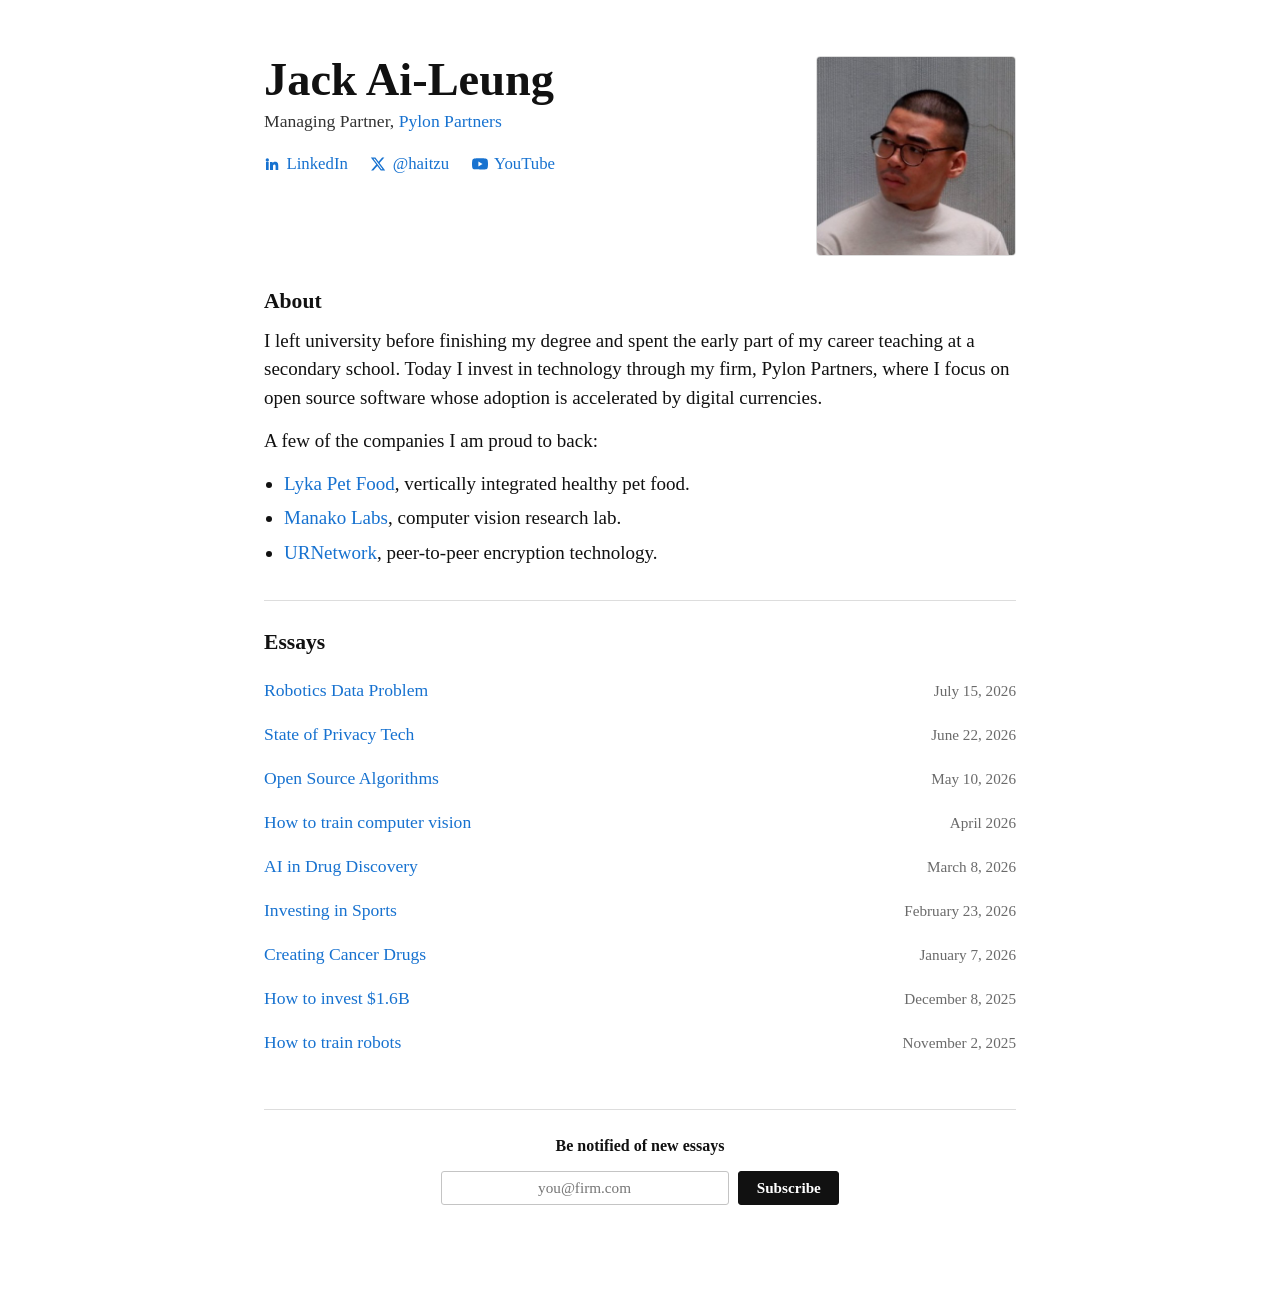
<file: index.html>
<!DOCTYPE html>
<html lang="en">
<head>
  <meta charset="utf-8">
  <meta name="viewport" content="width=device-width, initial-scale=1">
  <title>Jack Ai-Leung</title>
  <meta name="description" content="Jack Ai-Leung, tech investor. Managing Partner of Pylon Partners, investing in open source software accelerated by digital currencies.">
  <meta property="og:title" content="Jack Ai-Leung">
  <meta property="og:description" content="Tech investor. Managing Partner of Pylon Partners.">
  <meta property="og:type" content="website">
  <link rel="icon" href="/assets/favicon.svg" type="image/svg+xml">
  <meta property="og:image" content="https://jackaileung.com/assets/headshot.jpg">
  <meta name="twitter:card" content="summary">
  <link rel="stylesheet" href="style.css">
</head>
<body>
  <main class="wrap">

    <header class="masthead">
      <div class="intro">
        <h1>Jack Ai-Leung</h1>
        <p class="role">Managing Partner, <a href="https://www.pylon.partners" target="_blank" rel="noopener">Pylon Partners</a></p>
        <nav class="links">
          <a href="https://www.linkedin.com/in/jackpylon/" target="_blank" rel="noopener">
            <svg viewBox="0 0 24 24" fill="currentColor" aria-hidden="true"><path d="M4.98 3.5a2.5 2.5 0 1 1 0 5 2.5 2.5 0 0 1 0-5ZM3 9h4v12H3V9Zm6 0h3.8v1.64h.05c.53-1 1.83-2.05 3.77-2.05 4.03 0 4.78 2.65 4.78 6.1V21h-4v-5.4c0-1.29-.02-2.95-1.8-2.95-1.8 0-2.08 1.4-2.08 2.85V21H9V9Z"/></svg>
            LinkedIn
          </a>
          <a href="https://x.com/haitzu" target="_blank" rel="noopener">
            <svg viewBox="0 0 24 24" fill="currentColor" aria-hidden="true"><path d="M18.244 2.25h3.308l-7.227 8.26 8.502 11.24h-6.66l-5.214-6.817L4.99 21.75H1.68l7.73-8.835L1.254 2.25H8.08l4.713 6.231 5.45-6.231Zm-1.161 17.52h1.833L7.084 4.126H5.117L17.083 19.77Z"/></svg>
            @haitzu
          </a>
          <a href="https://www.youtube.com/@supercyclepod" target="_blank" rel="noopener">
            <svg viewBox="0 0 24 24" fill="currentColor" aria-hidden="true"><path d="M23.5 6.2a3.02 3.02 0 0 0-2.12-2.14C19.5 3.55 12 3.55 12 3.55s-7.5 0-9.38.51A3.02 3.02 0 0 0 .5 6.2 31.6 31.6 0 0 0 0 12a31.6 31.6 0 0 0 .5 5.8 3.02 3.02 0 0 0 2.12 2.14c1.88.51 9.38.51 9.38.51s7.5 0 9.38-.51a3.02 3.02 0 0 0 2.12-2.14A31.6 31.6 0 0 0 24 12a31.6 31.6 0 0 0-.5-5.8ZM9.6 15.57V8.43L15.82 12 9.6 15.57Z"/></svg>
            YouTube
          </a>
        </nav>
      </div>
      <div class="photo">
        <!-- Real headshot. Falls back to the monogram if assets/headshot.jpg is missing. -->
        <img src="assets/headshot.jpg" alt="Jack Ai-Leung" onerror="this.onerror=null;this.src='assets/headshot.svg'">
      </div>
    </header>

    <section id="about" class="prose">
      <h2 class="section-label">About</h2>
      <p>I left university before finishing my degree and spent the early part of my career teaching at a secondary school. Today I invest in technology through my firm, Pylon Partners, where I focus on open source software whose adoption is accelerated by digital currencies.</p>
      <p class="list-lead">A few of the companies I am proud to back:</p>
      <ul class="bullets">
        <li><span class="b-name"><a href="https://lyka.com.au" target="_blank" rel="noopener">Lyka Pet Food</a></span>, vertically integrated healthy pet food.</li>
        <li><span class="b-name"><a href="https://manako.ai/" target="_blank" rel="noopener">Manako Labs</a></span>, computer vision research lab.</li>
        <li><span class="b-name"><a href="https://ur.io" target="_blank" rel="noopener">URNetwork</a></span>, peer-to-peer encryption technology.</li>
      </ul>
    </section>

    <section id="essays">
      <h2 class="section-label">Essays</h2>
      <ul class="posts">
        <li>
          <a class="post-link" href="posts/robotics-data-problem.html">
            <span class="post-title">Robotics Data Problem</span>
            <span class="post-date">July 15, 2026</span>
          </a>
        </li>
        <li>
          <a class="post-link" href="posts/state-of-privacy-tech.html">
            <span class="post-title">State of Privacy Tech</span>
            <span class="post-date">June 22, 2026</span>
          </a>
        </li>
        <li>
          <a class="post-link" href="posts/open-source-algorithms.html">
            <span class="post-title">Open Source Algorithms</span>
            <span class="post-date">May 10, 2026</span>
          </a>
        </li>
        <li>
          <a class="post-link" href="posts/how-to-train-computer-vision.html">
            <span class="post-title">How to train computer vision</span>
            <span class="post-date">April 2026</span>
          </a>
        </li>
        <li>
          <a class="post-link" href="posts/ai-in-drug-discovery.html">
            <span class="post-title">AI in Drug Discovery</span>
            <span class="post-date">March 8, 2026</span>
          </a>
        </li>
        <li>
          <a class="post-link" href="posts/investing-in-sports.html">
            <span class="post-title">Investing in Sports</span>
            <span class="post-date">February 23, 2026</span>
          </a>
        </li>
        <li>
          <a class="post-link" href="posts/creating-cancer-drugs.html">
            <span class="post-title">Creating Cancer Drugs</span>
            <span class="post-date">January 7, 2026</span>
          </a>
        </li>
        <li>
          <a class="post-link" href="posts/how-to-invest-1-6b.html">
            <span class="post-title">How to invest $1.6B</span>
            <span class="post-date">December 8, 2025</span>
          </a>
        </li>
        <li>
          <a class="post-link" href="posts/how-to-train-robots.html">
            <span class="post-title">How to train robots</span>
            <span class="post-date">November 2, 2025</span>
          </a>
        </li>
      </ul>
    </section>




    <section class="subscribe" aria-labelledby="sub-h">
      <p class="sub-h" id="sub-h">Be notified of new essays</p>
      <form class="sub-form" action="https://buttondown.com/api/emails/embed-subscribe/jackaileung" method="post" target="_blank" rel="noopener" novalidate>
        <label class="sr-only" for="sub-email">Email address</label>
        <input id="sub-email" type="email" name="email" placeholder="you@firm.com" autocomplete="email" required>
        <button type="submit">Subscribe</button>
      </form>
      <p class="sub-msg" role="status" aria-live="polite"></p>
    </section>

  </main>
  <script src="subscribe.js"></script>
</body>
</html>
</file>
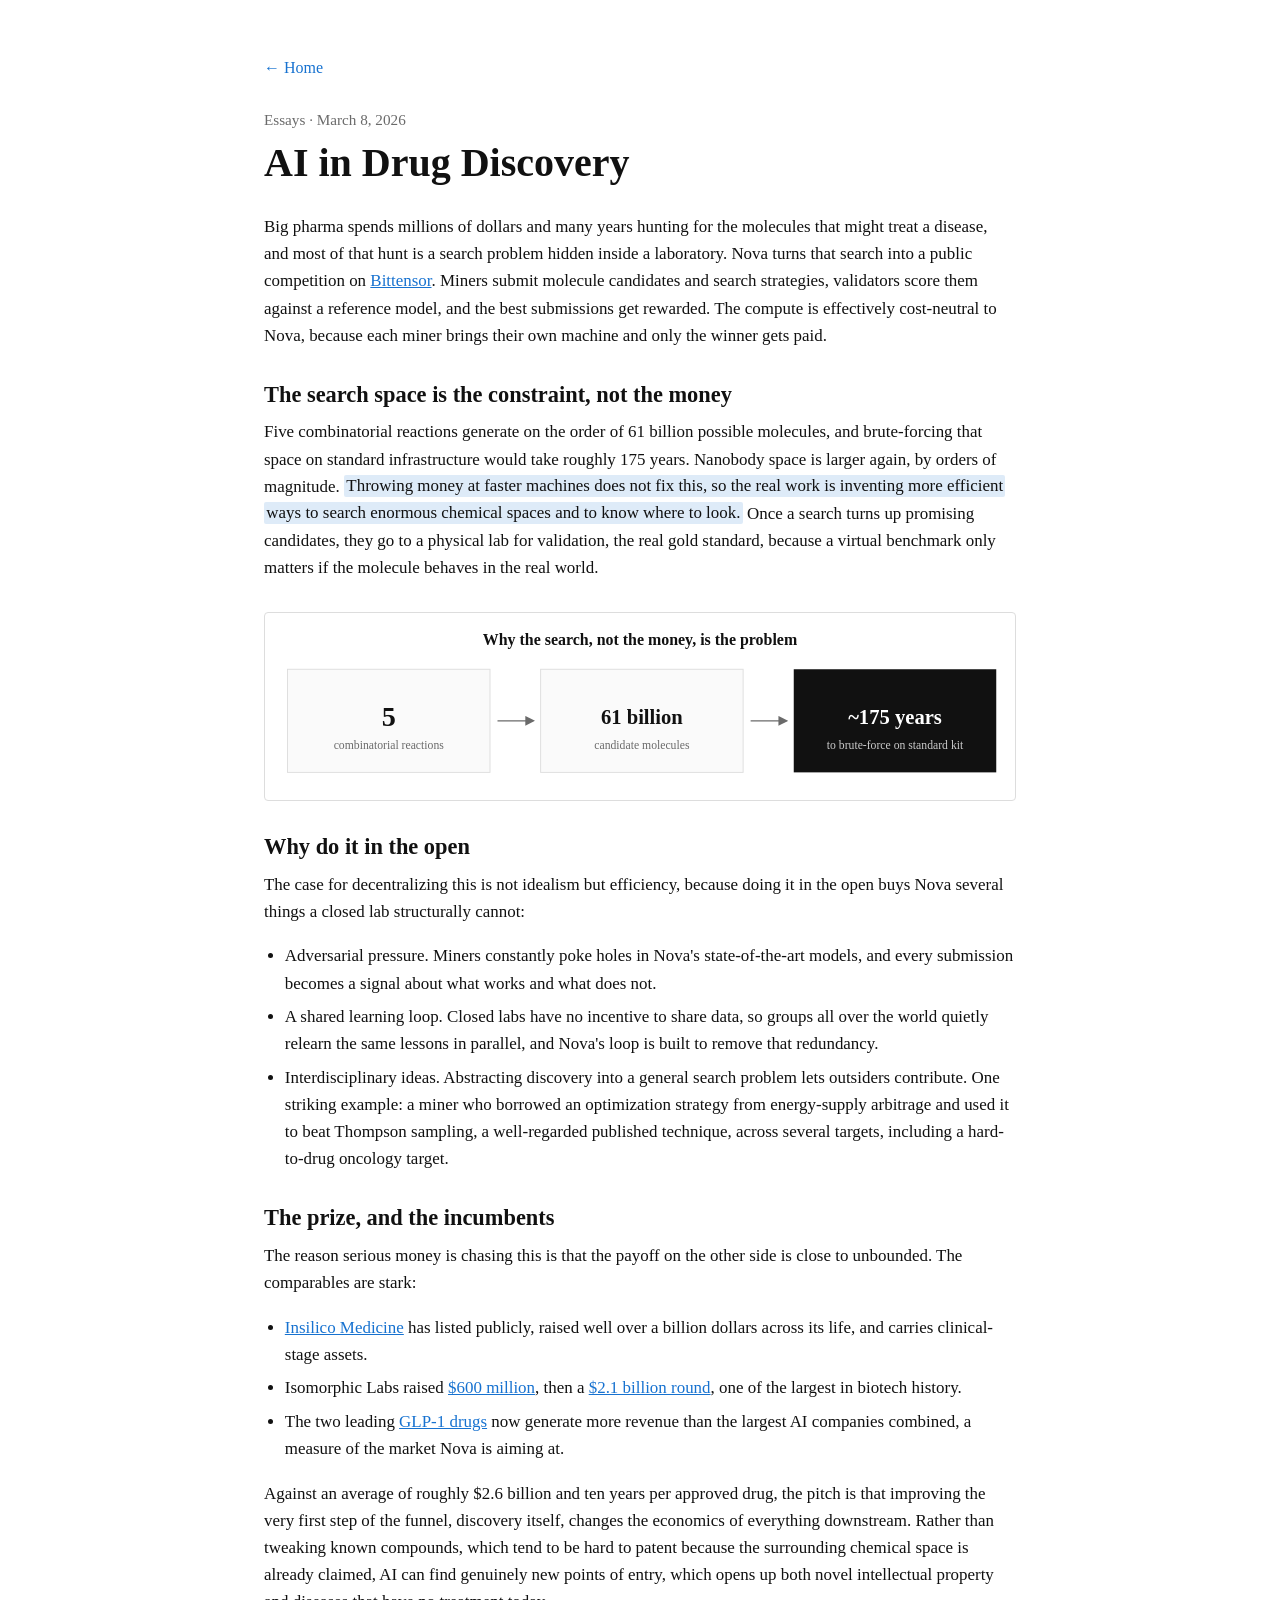
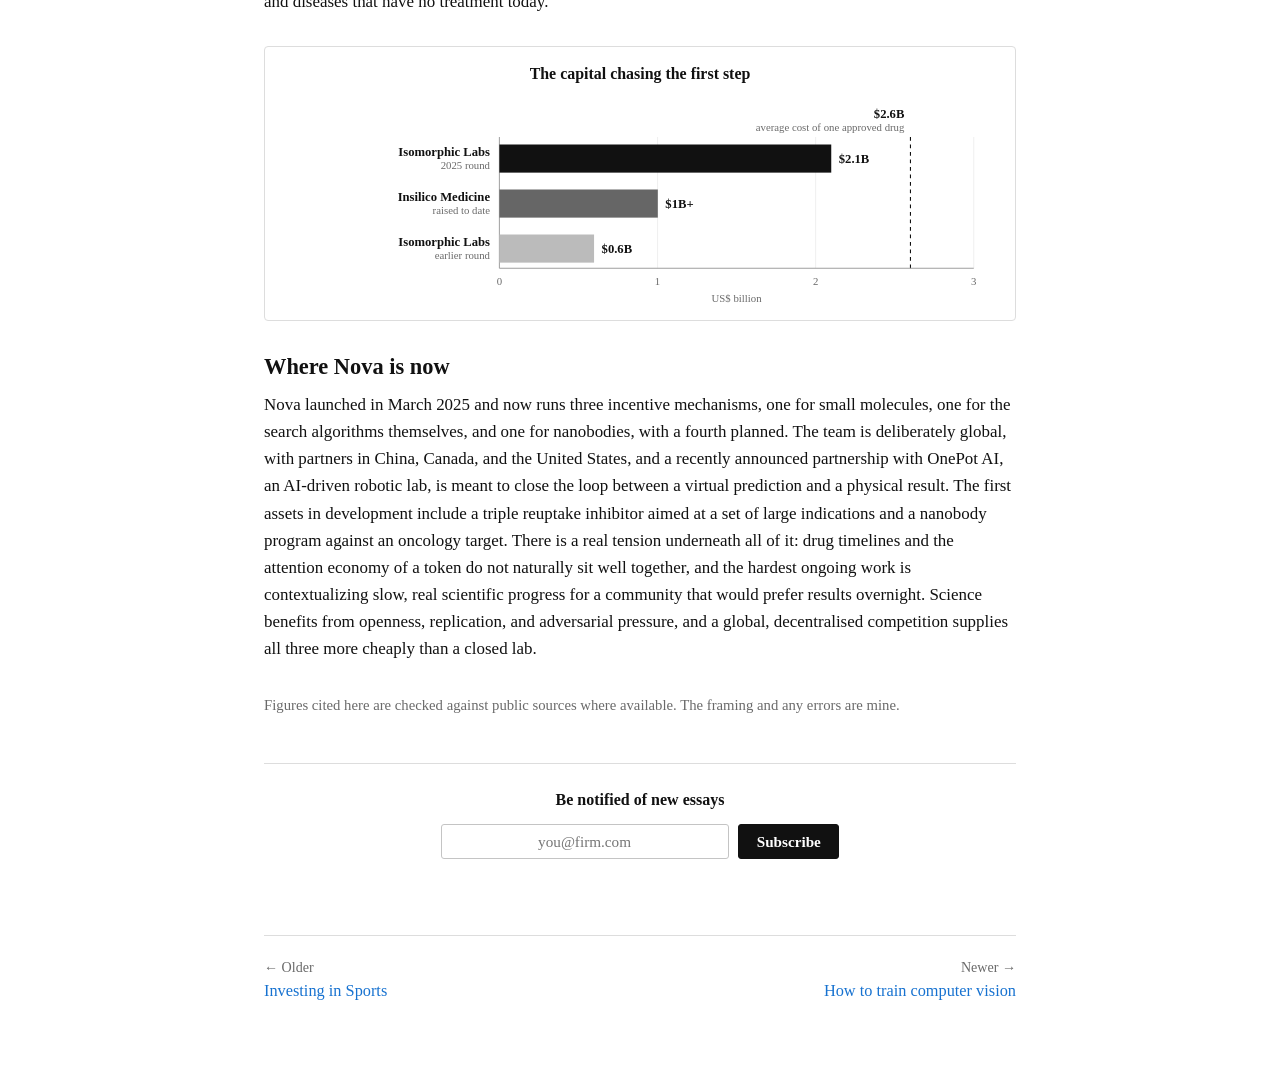
<file: posts/ai-in-drug-discovery.html>
<!DOCTYPE html>
<html lang="en">
<head>
  <meta charset="utf-8">
  <meta name="viewport" content="width=device-width, initial-scale=1">
  <title>AI in Drug Discovery · Jack Ai-Leung</title>
  <meta name="description" content="How Nova runs early-stage drug discovery as a decentralized competition on Bittensor, and why the search problem beneath it is bigger than it looks.">
  <meta property="og:title" content="AI in Drug Discovery">
  <meta property="og:description" content="Running early-stage drug discovery as a decentralized competition, and the search problem beneath it.">
  <meta property="og:type" content="article">
  <link rel="icon" href="/assets/favicon.svg" type="image/svg+xml">
  <meta property="og:image" content="https://jackaileung.com/assets/headshot.jpg">
  <meta name="twitter:card" content="summary">
  <link rel="stylesheet" href="../style.css">
</head>
<body>
  <main class="wrap">

    <nav class="post-nav"><a href="../index.html">← Home</a></nav>

    <header class="post-head">
      <p class="post-meta">Essays · March 8, 2026</p>
      <h1>AI in Drug Discovery</h1>
    </header>

    <article class="article">
      <p>Big pharma spends millions of dollars and many years hunting for the molecules that might treat a disease, and most of that hunt is a search problem hidden inside a laboratory. Nova turns that search into a public competition on <a href="https://www.bittensor.com/" target="_blank" rel="noopener">Bittensor</a>. Miners submit molecule candidates and search strategies, validators score them against a reference model, and the best submissions get rewarded. The compute is effectively cost-neutral to Nova, because each miner brings their own machine and only the winner gets paid.</p>

      <h2>The search space is the constraint, not the money</h2>

      <p>Five combinatorial reactions generate on the order of 61 billion possible molecules, and brute-forcing that space on standard infrastructure would take roughly 175 years. Nanobody space is larger again, by orders of magnitude. <mark class="hl">Throwing money at faster machines does not fix this, so the real work is inventing more efficient ways to search enormous chemical spaces and to know where to look.</mark> Once a search turns up promising candidates, they go to a physical lab for validation, the real gold standard, because a virtual benchmark only matters if the molecule behaves in the real world.</p>

      <figure class="figure">
        <svg id="f2" viewBox="0 0 800 200" xmlns="http://www.w3.org/2000/svg" role="img" aria-label="Three-stage progression showing five reactions generate 61 billion candidate molecules, which would take about 175 years to brute-force">
          <defs>
            <marker id="sah" viewBox="0 0 10 10" refX="8" refY="5" markerWidth="8" markerHeight="8" orient="auto-start-reverse">
              <path d="M0,0 L10,5 L0,10 z" fill="#6a6a6a"/>
            </marker>
          </defs>
          <style>
            #f2 .t{font-family:'Times New Roman',Times,Georgia,serif;fill:#111111}
            #f2 .ttl{font-size:17px;font-weight:700}
            #f2 .big{font-size:30px;font-weight:700}
            #f2 .med{font-size:22px;font-weight:700}
            #f2 .sm{font-size:12.5px;fill:#6a6a6a}
          </style>
          <text x="400" y="34" text-anchor="middle" class="t ttl">Why the search, not the money, is the problem</text>
          <!-- panel 1 -->
          <rect x="24" y="60" width="216" height="110" fill="#fafafa" stroke="#dddddd"/>
          <text x="132" y="120" text-anchor="middle" class="t big">5</text>
          <text x="132" y="145" text-anchor="middle" class="t sm">combinatorial reactions</text>
          <line x1="248" y1="115" x2="286" y2="115" class="ar" stroke="#6a6a6a" stroke-width="1.3" marker-end="url(#sah)"/>
          <!-- panel 2 -->
          <rect x="294" y="60" width="216" height="110" fill="#fafafa" stroke="#dddddd"/>
          <text x="402" y="118" text-anchor="middle" class="t med">61 billion</text>
          <text x="402" y="145" text-anchor="middle" class="t sm">candidate molecules</text>
          <line x1="518" y1="115" x2="556" y2="115" class="ar" stroke="#6a6a6a" stroke-width="1.3" marker-end="url(#sah)"/>
          <!-- panel 3 -->
          <rect x="564" y="60" width="216" height="110" fill="#111111"/>
          <text x="672" y="118" text-anchor="middle" class="t med" style="fill:#ffffff">~175 years</text>
          <text x="672" y="145" text-anchor="middle" class="t sm" style="fill:#cccccc">to brute-force on standard kit</text>
        </svg>
      </figure>

      <h2>Why do it in the open</h2>

      <p>The case for decentralizing this is not idealism but efficiency, because doing it in the open buys Nova several things a closed lab structurally cannot:</p>

      <ul>
        <li>Adversarial pressure. Miners constantly poke holes in Nova's state-of-the-art models, and every submission becomes a signal about what works and what does not.</li>
        <li>A shared learning loop. Closed labs have no incentive to share data, so groups all over the world quietly relearn the same lessons in parallel, and Nova's loop is built to remove that redundancy.</li>
        <li>Interdisciplinary ideas. Abstracting discovery into a general search problem lets outsiders contribute. One striking example: a miner who borrowed an optimization strategy from energy-supply arbitrage and used it to beat Thompson sampling, a well-regarded published technique, across several targets, including a hard-to-drug oncology target.</li>
      </ul>

      <h2>The prize, and the incumbents</h2>

      <p>The reason serious money is chasing this is that the payoff on the other side is close to unbounded. The comparables are stark:</p>

      <ul>
        <li><a href="https://pharmaphorum.com/news/insilico-ends-2025-293m-hong-kong-ipo" target="_blank" rel="noopener">Insilico Medicine</a> has listed publicly, raised well over a billion dollars across its life, and carries clinical-stage assets.</li>
        <li>Isomorphic Labs raised <a href="https://techcrunch.com/2025/03/31/alphabets-ai-drug-discovery-platform-isomorphic-labs-raises-600m-from-thrive/" target="_blank" rel="noopener">$600 million</a>, then a <a href="https://www.biospace.com/business/ai-fueled-isomorphic-bags-2-1b-the-second-largest-biotech-round-ever" target="_blank" rel="noopener">$2.1 billion round</a>, one of the largest in biotech history.</li>
        <li>The two leading <a href="https://fortune.com/2025/03/31/ozempic-wegovy-novo-nordisk-nvidia/" target="_blank" rel="noopener">GLP-1 drugs</a> now generate more revenue than the largest AI companies combined, a measure of the market Nova is aiming at.</li>
      </ul>

      <p>Against an average of roughly $2.6 billion and ten years per approved drug, the pitch is that improving the very first step of the funnel, discovery itself, changes the economics of everything downstream. Rather than tweaking known compounds, which tend to be hard to patent because the surrounding chemical space is already claimed, AI can find genuinely new points of entry, which opens up both novel intellectual property and diseases that have no treatment today.</p>

      
      <figure class="figure">
        <svg id="f3" viewBox="0 0 800 292" xmlns="http://www.w3.org/2000/svg" role="img" aria-label="Bar chart of disclosed capital committed to AI drug discovery against a dashed reference line at the average cost of bringing one drug to approval">
          <style>
            #f3 .t{font-family:'Times New Roman',Times,Georgia,serif;fill:#111111}
            #f3 .ttl{font-size:17px;font-weight:700}
            #f3 .sub{font-size:12.5px;fill:#6a6a6a}
            #f3 .nd{font-size:13.5px;font-weight:700}
            #f3 .sm{font-size:11.5px;fill:#6a6a6a}
            #f3 .ax{font-size:11.5px;fill:#6a6a6a}
          </style>
          <text x="400" y="34" text-anchor="middle" class="t ttl">The capital chasing the first step</text>
          <line x1="250" y1="96" x2="250" y2="236" stroke="#999999" stroke-width="1"/>
          <line x1="418.7" y1="96" x2="418.7" y2="236" stroke="#eeeeee" stroke-width="1"/>
          <line x1="587.3" y1="96" x2="587.3" y2="236" stroke="#eeeeee" stroke-width="1"/>
          <line x1="756" y1="96" x2="756" y2="236" stroke="#eeeeee" stroke-width="1"/>
          <text x="682" y="76" text-anchor="end" class="t nd">$2.6B</text>
          <text x="682" y="90" text-anchor="end" class="t sm">average cost of one approved drug</text>
          <line x1="688.5" y1="96" x2="688.5" y2="236" stroke="#111111" stroke-width="1.2" stroke-dasharray="4 4"/>
          <rect x="250" y="104" width="354" height="30" fill="#111111"/>
          <text x="612" y="124" class="t nd">$2.1B</text>
          <text x="240" y="116" text-anchor="end" class="t nd">Isomorphic Labs</text>
          <text x="240" y="130" text-anchor="end" class="t sm">2025 round</text>
          <rect x="250" y="152" width="169" height="30" fill="#666666"/>
          <text x="427" y="172" class="t nd">$1B+</text>
          <text x="240" y="164" text-anchor="end" class="t nd">Insilico Medicine</text>
          <text x="240" y="178" text-anchor="end" class="t sm">raised to date</text>
          <rect x="250" y="200" width="101" height="30" fill="#bbbbbb"/>
          <text x="359" y="220" class="t nd">$0.6B</text>
          <text x="240" y="212" text-anchor="end" class="t nd">Isomorphic Labs</text>
          <text x="240" y="226" text-anchor="end" class="t sm">earlier round</text>
          <line x1="250" y1="236" x2="756" y2="236" stroke="#999999" stroke-width="1"/>
          <text x="250" y="254" text-anchor="middle" class="t ax">0</text>
          <text x="418.7" y="254" text-anchor="middle" class="t ax">1</text>
          <text x="587.3" y="254" text-anchor="middle" class="t ax">2</text>
          <text x="756" y="254" text-anchor="middle" class="t ax">3</text>
                  <text x="503" y="272" text-anchor="middle" class="t ax">US$ billion</text>
        </svg>
      </figure>

      <h2>Where Nova is now</h2>

      <p>Nova launched in March 2025 and now runs three incentive mechanisms, one for small molecules, one for the search algorithms themselves, and one for nanobodies, with a fourth planned. The team is deliberately global, with partners in China, Canada, and the United States, and a recently announced partnership with OnePot AI, an AI-driven robotic lab, is meant to close the loop between a virtual prediction and a physical result. The first assets in development include a triple reuptake inhibitor aimed at a set of large indications and a nanobody program against an oncology target. There is a real tension underneath all of it: drug timelines and the attention economy of a token do not naturally sit well together, and the hardest ongoing work is contextualizing slow, real scientific progress for a community that would prefer results overnight. Science benefits from openness, replication, and adversarial pressure, and a global, decentralised competition supplies all three more cheaply than a closed lab.</p>

      <div class="source-note">
        Figures cited here are checked against public sources where available. The framing and any errors are mine.
      </div>
    </article>

      <section class="subscribe" aria-labelledby="sub-h">
        <p class="sub-h" id="sub-h">Be notified of new essays</p>
        <form class="sub-form" action="https://buttondown.com/api/emails/embed-subscribe/jackaileung" method="post" target="_blank" rel="noopener" novalidate>
          <label class="sr-only" for="sub-email">Email address</label>
          <input id="sub-email" type="email" name="email" placeholder="you@firm.com" autocomplete="email" required>
          <button type="submit">Subscribe</button>
        </form>
        <p class="sub-msg" role="status" aria-live="polite"></p>
      </section>

      <nav class="post-foot-nav" aria-label="More essays">
        <a class="pfn-prev" href="investing-in-sports.html">
          <span class="pfn-label">← Older</span>
          <span class="pfn-title">Investing in Sports</span>
        </a>
        <a class="pfn-next" href="how-to-train-computer-vision.html">
          <span class="pfn-label">Newer →</span>
          <span class="pfn-title">How to train computer vision</span>
        </a>
      </nav>


  </main>
  <script src="../subscribe.js"></script>
  <script src="../figure-zoom.js"></script>
</body>
</html>
</file>
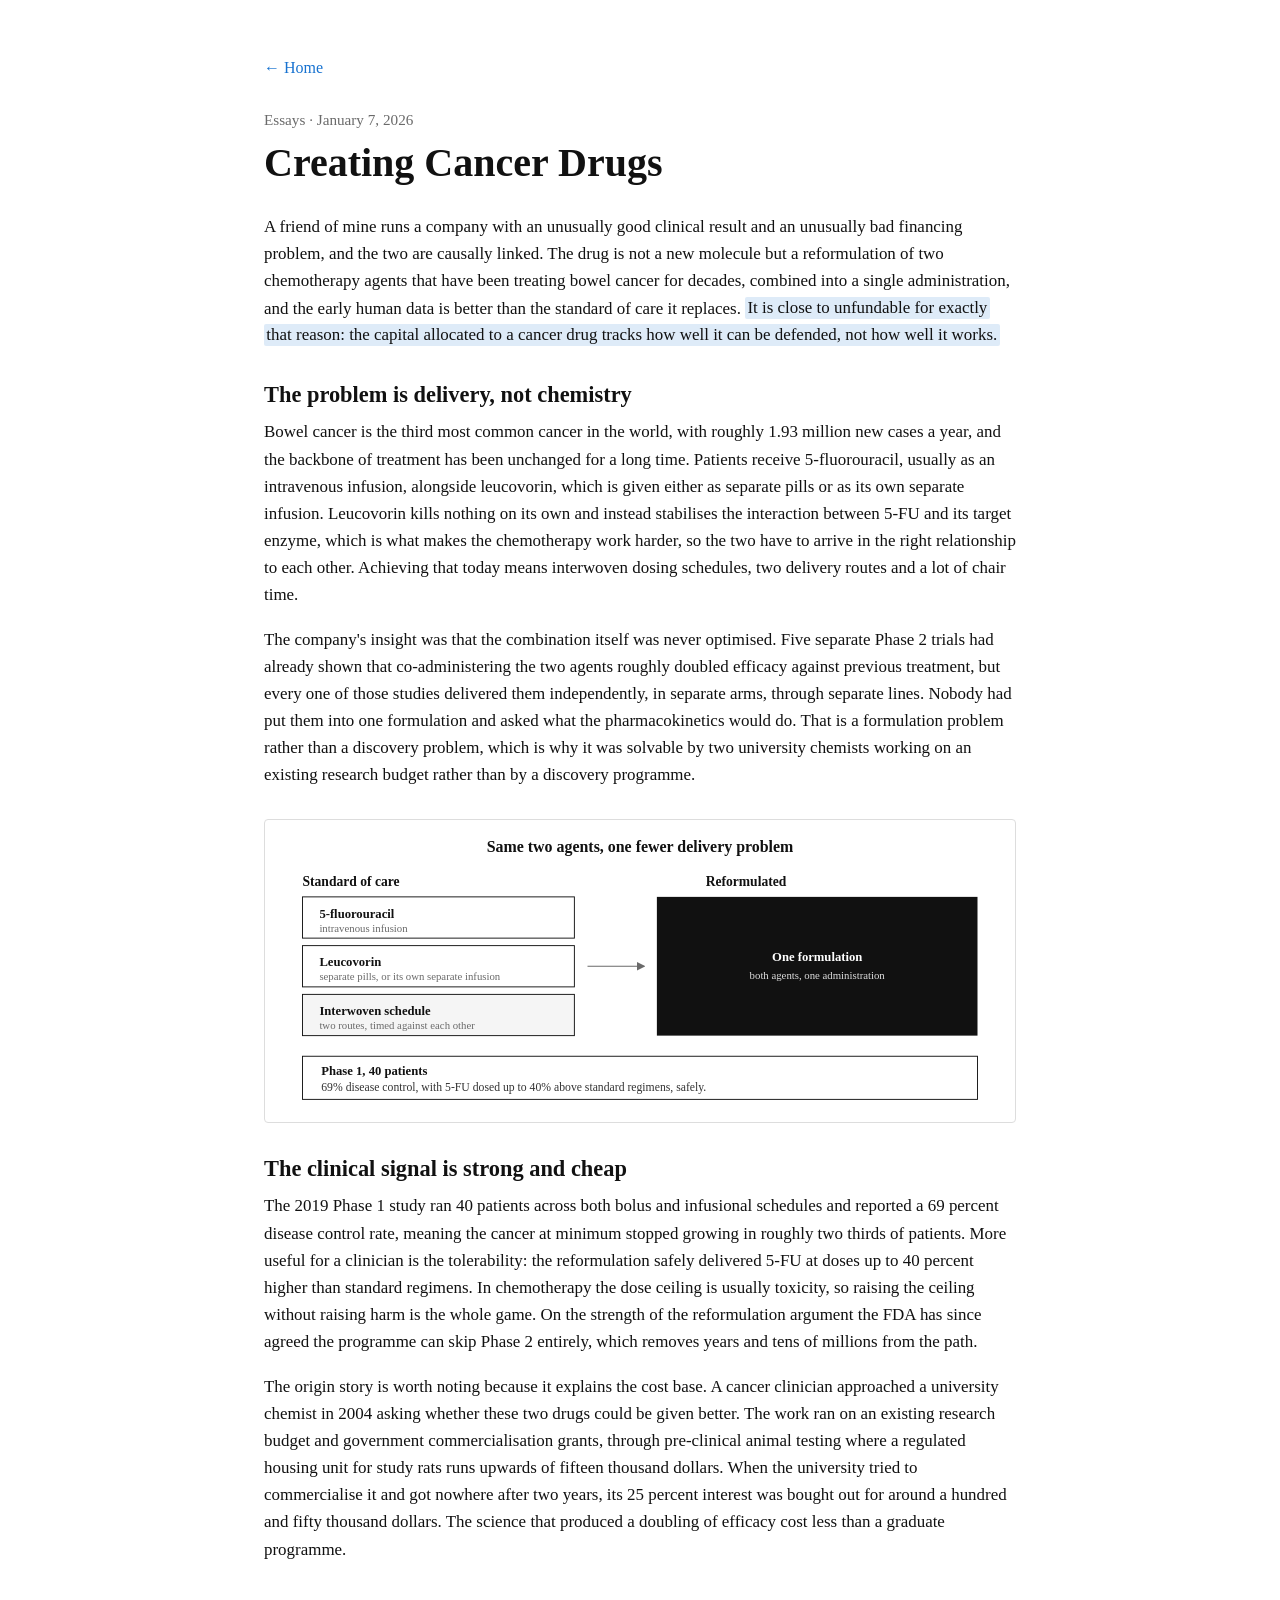
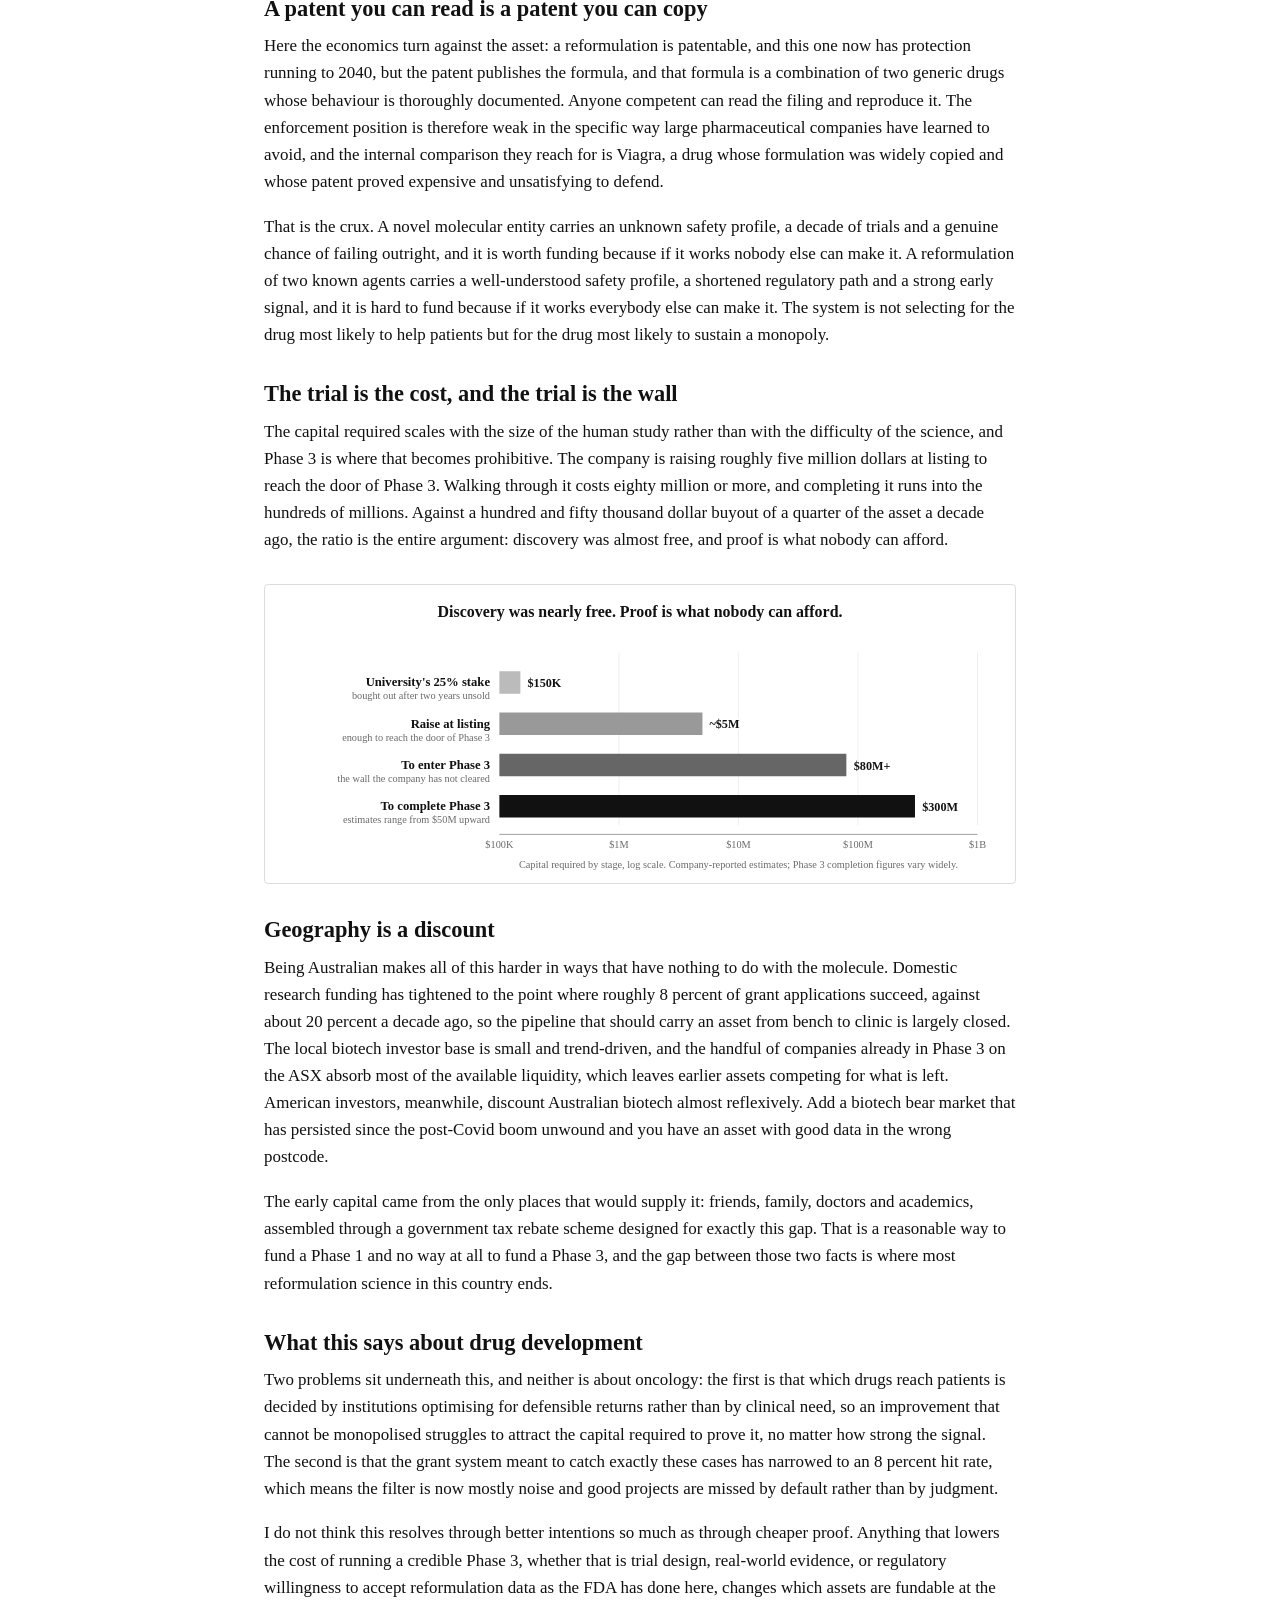
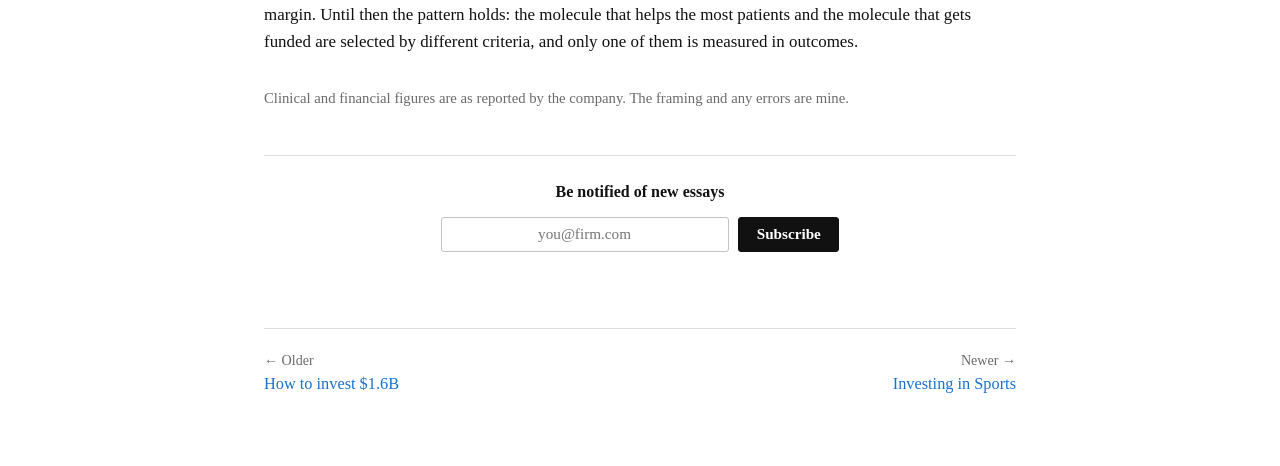
<file: posts/creating-cancer-drugs.html>
<!DOCTYPE html>
<html lang="en">
<head>
  <meta charset="utf-8">
  <meta name="viewport" content="width=device-width, initial-scale=1">
  <title>Creating Cancer Drugs · Jack Ai-Leung</title>
  <meta name="description" content="A reformulation of two decades-old chemotherapy drugs doubles efficacy in bowel cancer and is close to unfundable, because drug capital is allocated by patent defensibility rather than by patient benefit.">
  <meta property="og:title" content="Creating Cancer Drugs">
  <meta property="og:description" content="Drug capital is allocated by how well a molecule can be defended, not by how well it works.">
  <meta property="og:type" content="article">
  <link rel="icon" href="/assets/favicon.svg" type="image/svg+xml">
  <meta property="og:image" content="https://jackaileung.com/assets/headshot.jpg">
  <meta name="twitter:card" content="summary">
  <link rel="stylesheet" href="../style.css">
</head>
<body>
  <main class="wrap">

    <nav class="post-nav"><a href="../index.html">← Home</a></nav>

    <header class="post-head">
      <p class="post-meta">Essays · January 7, 2026</p>
      <h1>Creating Cancer Drugs</h1>
    </header>

    <article class="article">
      <p>A friend of mine runs a company with an unusually good clinical result and an unusually bad financing problem, and the two are causally linked. The drug is not a new molecule but a reformulation of two chemotherapy agents that have been treating bowel cancer for decades, combined into a single administration, and the early human data is better than the standard of care it replaces. <mark class="hl">It is close to unfundable for exactly that reason: the capital allocated to a cancer drug tracks how well it can be defended, not how well it works.</mark></p>

      <h2>The problem is delivery, not chemistry</h2>

      <p>Bowel cancer is the third most common cancer in the world, with roughly 1.93 million new cases a year, and the backbone of treatment has been unchanged for a long time. Patients receive 5-fluorouracil, usually as an intravenous infusion, alongside leucovorin, which is given either as separate pills or as its own separate infusion. Leucovorin kills nothing on its own and instead stabilises the interaction between 5-FU and its target enzyme, which is what makes the chemotherapy work harder, so the two have to arrive in the right relationship to each other. Achieving that today means interwoven dosing schedules, two delivery routes and a lot of chair time.</p>

      <p>The company's insight was that the combination itself was never optimised. Five separate Phase 2 trials had already shown that co-administering the two agents roughly doubled efficacy against previous treatment, but every one of those studies delivered them independently, in separate arms, through separate lines. Nobody had put them into one formulation and asked what the pharmacokinetics would do. That is a formulation problem rather than a discovery problem, which is why it was solvable by two university chemists working on an existing research budget rather than by a discovery programme.</p>

      <figure class="figure">
        <svg id="f1" viewBox="0 0 800 322" xmlns="http://www.w3.org/2000/svg" role="img" aria-label="Diagram contrasting the standard three-part chemotherapy regimen against a single combined formulation, with the Phase 1 result below">
          <defs>
            <marker id="f1a" viewBox="0 0 10 10" refX="8" refY="5" markerWidth="7" markerHeight="7" orient="auto-start-reverse">
              <path d="M0,0 L10,5 L0,10 z" fill="#6a6a6a"/>
            </marker>
          </defs>
          <style>
            #f1 .t{font-family:'Times New Roman',Times,Georgia,serif;fill:#111111}
            #f1 .ttl{font-size:17px;font-weight:700}
            #f1 .hd{font-size:14.5px;font-weight:700}
            #f1 .nd{font-size:13.5px;font-weight:700}
            #f1 .sm{font-size:11.5px;fill:#6a6a6a}
            #f1 .bd{font-size:12.5px;fill:#333333}
          </style>
          <text x="400" y="34" text-anchor="middle" class="t ttl">Same two agents, one fewer delivery problem</text>
          <text x="40" y="70" class="t hd">Standard of care</text>
          <rect x="40" y="82" width="290" height="44" fill="#ffffff" stroke="#111111"/>
          <text x="58" y="104" class="t nd">5-fluorouracil</text>
          <text x="58" y="119" class="t sm">intravenous infusion</text>
          <rect x="40" y="134" width="290" height="44" fill="#ffffff" stroke="#111111"/>
          <text x="58" y="156" class="t nd">Leucovorin</text>
          <text x="58" y="171" class="t sm">separate pills, or its own separate infusion</text>
          <rect x="40" y="186" width="290" height="44" fill="#f5f5f5" stroke="#111111"/>
          <text x="58" y="208" class="t nd">Interwoven schedule</text>
          <text x="58" y="223" class="t sm">two routes, timed against each other</text>
          <line x1="344" y1="156" x2="404" y2="156" class="t" stroke="#6a6a6a" stroke-width="1.3" marker-end="url(#f1a)"/>
          <text x="470" y="70" class="t hd">Reformulated</text>
          <rect x="418" y="82" width="342" height="148" fill="#111111"/>
          <text x="589" y="150" text-anchor="middle" class="t nd" style="fill:#ffffff">One formulation</text>
          <text x="589" y="170" text-anchor="middle" class="t sm" style="fill:#dddddd">both agents, one administration</text>
          <rect x="40" y="252" width="720" height="46" fill="#ffffff" stroke="#111111"/>
          <text x="60" y="272" class="t nd">Phase 1, 40 patients</text>
          <text x="60" y="289" class="t bd">69% disease control, with 5-FU dosed up to 40% above standard regimens, safely.</text>
        </svg>
      </figure>

      <h2>The clinical signal is strong and cheap</h2>

      <p>The 2019 Phase 1 study ran 40 patients across both bolus and infusional schedules and reported a 69 percent disease control rate, meaning the cancer at minimum stopped growing in roughly two thirds of patients. More useful for a clinician is the tolerability: the reformulation safely delivered 5-FU at doses up to 40 percent higher than standard regimens. In chemotherapy the dose ceiling is usually toxicity, so raising the ceiling without raising harm is the whole game. On the strength of the reformulation argument the FDA has since agreed the programme can skip Phase 2 entirely, which removes years and tens of millions from the path.</p>

      <p>The origin story is worth noting because it explains the cost base. A cancer clinician approached a university chemist in 2004 asking whether these two drugs could be given better. The work ran on an existing research budget and government commercialisation grants, through pre-clinical animal testing where a regulated housing unit for study rats runs upwards of fifteen thousand dollars. When the university tried to commercialise it and got nowhere after two years, its 25 percent interest was bought out for around a hundred and fifty thousand dollars. The science that produced a doubling of efficacy cost less than a graduate programme.</p>

      <h2>A patent you can read is a patent you can copy</h2>

      <p>Here the economics turn against the asset: a reformulation is patentable, and this one now has protection running to 2040, but the patent publishes the formula, and that formula is a combination of two generic drugs whose behaviour is thoroughly documented. Anyone competent can read the filing and reproduce it. The enforcement position is therefore weak in the specific way large pharmaceutical companies have learned to avoid, and the internal comparison they reach for is Viagra, a drug whose formulation was widely copied and whose patent proved expensive and unsatisfying to defend.</p>

      <p>That is the crux. A novel molecular entity carries an unknown safety profile, a decade of trials and a genuine chance of failing outright, and it is worth funding because if it works nobody else can make it. A reformulation of two known agents carries a well-understood safety profile, a shortened regulatory path and a strong early signal, and it is hard to fund because if it works everybody else can make it. The system is not selecting for the drug most likely to help patients but for the drug most likely to sustain a monopoly.</p>

      <h2>The trial is the cost, and the trial is the wall</h2>

      <p>The capital required scales with the size of the human study rather than with the difficulty of the science, and Phase 3 is where that becomes prohibitive. The company is raising roughly five million dollars at listing to reach the door of Phase 3. Walking through it costs eighty million or more, and completing it runs into the hundreds of millions. Against a hundred and fifty thousand dollar buyout of a quarter of the asset a decade ago, the ratio is the entire argument: discovery was almost free, and proof is what nobody can afford.</p>

      <figure class="figure">
        <svg id="f2" viewBox="0 0 800 318" xmlns="http://www.w3.org/2000/svg" role="img" aria-label="Log-scale chart of capital required at each stage, from a $150,000 university buyout to hundreds of millions to complete Phase 3">
          <style>
            #f2 .t{font-family:'Times New Roman',Times,Georgia,serif;fill:#111111}
            #f2 .ttl{font-size:17px;font-weight:700}
            #f2 .nm{font-size:13.5px;font-weight:700}
            #f2 .sm{font-size:11px;fill:#6a6a6a}
            #f2 .valo{font-size:13px;font-weight:700;paint-order:stroke;stroke:#ffffff;stroke-width:3px;stroke-linejoin:round}
            #f2 .ax{font-size:11px;fill:#6a6a6a}
          </style>
          <text x="400" y="34" text-anchor="middle" class="t ttl">Discovery was nearly free. Proof is what nobody can afford.</text>
          <line x1="377.5" y1="72" x2="377.5" y2="256" stroke="#eeeeee" stroke-width="1"/>
          <line x1="505" y1="72" x2="505" y2="256" stroke="#eeeeee" stroke-width="1"/>
          <line x1="632.5" y1="72" x2="632.5" y2="256" stroke="#eeeeee" stroke-width="1"/>
          <line x1="760" y1="72" x2="760" y2="256" stroke="#eeeeee" stroke-width="1"/>
          <rect x="250" y="92" width="22.4" height="24" fill="#bbbbbb"/>
          <text x="280" y="109" class="t valo">$150K</text>
          <text x="240" y="108" text-anchor="end" class="t nm">University's 25% stake</text>
          <text x="240" y="122" text-anchor="end" class="t sm">bought out after two years unsold</text>
          <rect x="250" y="136" width="216.6" height="24" fill="#999999"/>
          <text x="474" y="153" class="t valo">~$5M</text>
          <text x="240" y="152" text-anchor="end" class="t nm">Raise at listing</text>
          <text x="240" y="166" text-anchor="end" class="t sm">enough to reach the door of Phase 3</text>
          <rect x="250" y="180" width="370.1" height="24" fill="#666666"/>
          <text x="628" y="197" class="t valo">$80M+</text>
          <text x="240" y="196" text-anchor="end" class="t nm">To enter Phase 3</text>
          <text x="240" y="210" text-anchor="end" class="t sm">the wall the company has not cleared</text>
          <rect x="250" y="224" width="443.3" height="24" fill="#111111"/>
          <text x="701" y="241" class="t valo">$300M</text>
          <text x="240" y="240" text-anchor="end" class="t nm">To complete Phase 3</text>
          <text x="240" y="254" text-anchor="end" class="t sm">estimates range from $50M upward</text>
          <line x1="250" y1="266" x2="760" y2="266" stroke="#999999" stroke-width="1"/>
          <text x="250" y="280" text-anchor="middle" class="t ax">$100K</text>
          <text x="377.5" y="280" text-anchor="middle" class="t ax">$1M</text>
          <text x="505" y="280" text-anchor="middle" class="t ax">$10M</text>
          <text x="632.5" y="280" text-anchor="middle" class="t ax">$100M</text>
          <text x="760" y="280" text-anchor="middle" class="t ax">$1B</text>
          <text x="505" y="302" text-anchor="middle" class="t sm">Capital required by stage, log scale. Company-reported estimates; Phase 3 completion figures vary widely.</text>
        </svg>
      </figure>

      <h2>Geography is a discount</h2>

      <p>Being Australian makes all of this harder in ways that have nothing to do with the molecule. Domestic research funding has tightened to the point where roughly 8 percent of grant applications succeed, against about 20 percent a decade ago, so the pipeline that should carry an asset from bench to clinic is largely closed. The local biotech investor base is small and trend-driven, and the handful of companies already in Phase 3 on the ASX absorb most of the available liquidity, which leaves earlier assets competing for what is left. American investors, meanwhile, discount Australian biotech almost reflexively. Add a biotech bear market that has persisted since the post-Covid boom unwound and you have an asset with good data in the wrong postcode.</p>

      <p>The early capital came from the only places that would supply it: friends, family, doctors and academics, assembled through a government tax rebate scheme designed for exactly this gap. That is a reasonable way to fund a Phase 1 and no way at all to fund a Phase 3, and the gap between those two facts is where most reformulation science in this country ends.</p>

      <h2>What this says about drug development</h2>

      <p>Two problems sit underneath this, and neither is about oncology: the first is that which drugs reach patients is decided by institutions optimising for defensible returns rather than by clinical need, so an improvement that cannot be monopolised struggles to attract the capital required to prove it, no matter how strong the signal. The second is that the grant system meant to catch exactly these cases has narrowed to an 8 percent hit rate, which means the filter is now mostly noise and good projects are missed by default rather than by judgment.</p>

      <p>I do not think this resolves through better intentions so much as through cheaper proof. Anything that lowers the cost of running a credible Phase 3, whether that is trial design, real-world evidence, or regulatory willingness to accept reformulation data as the FDA has done here, changes which assets are fundable at the margin. Until then the pattern holds: the molecule that helps the most patients and the molecule that gets funded are selected by different criteria, and only one of them is measured in outcomes.</p>

      <div class="source-note">
        Clinical and financial figures are as reported by the company. The framing and any errors are mine.
      </div>
    </article>

    <section class="subscribe" aria-labelledby="sub-h">
      <p class="sub-h" id="sub-h">Be notified of new essays</p>
      <form class="sub-form" action="https://buttondown.com/api/emails/embed-subscribe/jackaileung" method="post" target="_blank" rel="noopener" novalidate>
        <label class="sr-only" for="sub-email">Email address</label>
        <input id="sub-email" type="email" name="email" placeholder="you@firm.com" autocomplete="email" required>
        <button type="submit">Subscribe</button>
      </form>
      <p class="sub-msg" role="status" aria-live="polite"></p>
    </section>

      <nav class="post-foot-nav" aria-label="More essays">
        <a class="pfn-prev" href="how-to-invest-1-6b.html">
          <span class="pfn-label">← Older</span>
          <span class="pfn-title">How to invest $1.6B</span>
        </a>
        <a class="pfn-next" href="investing-in-sports.html">
          <span class="pfn-label">Newer →</span>
          <span class="pfn-title">Investing in Sports</span>
        </a>
      </nav>

  </main>
  <script src="../subscribe.js"></script>
  <script src="../figure-zoom.js"></script>
</body>
</html>
</file>
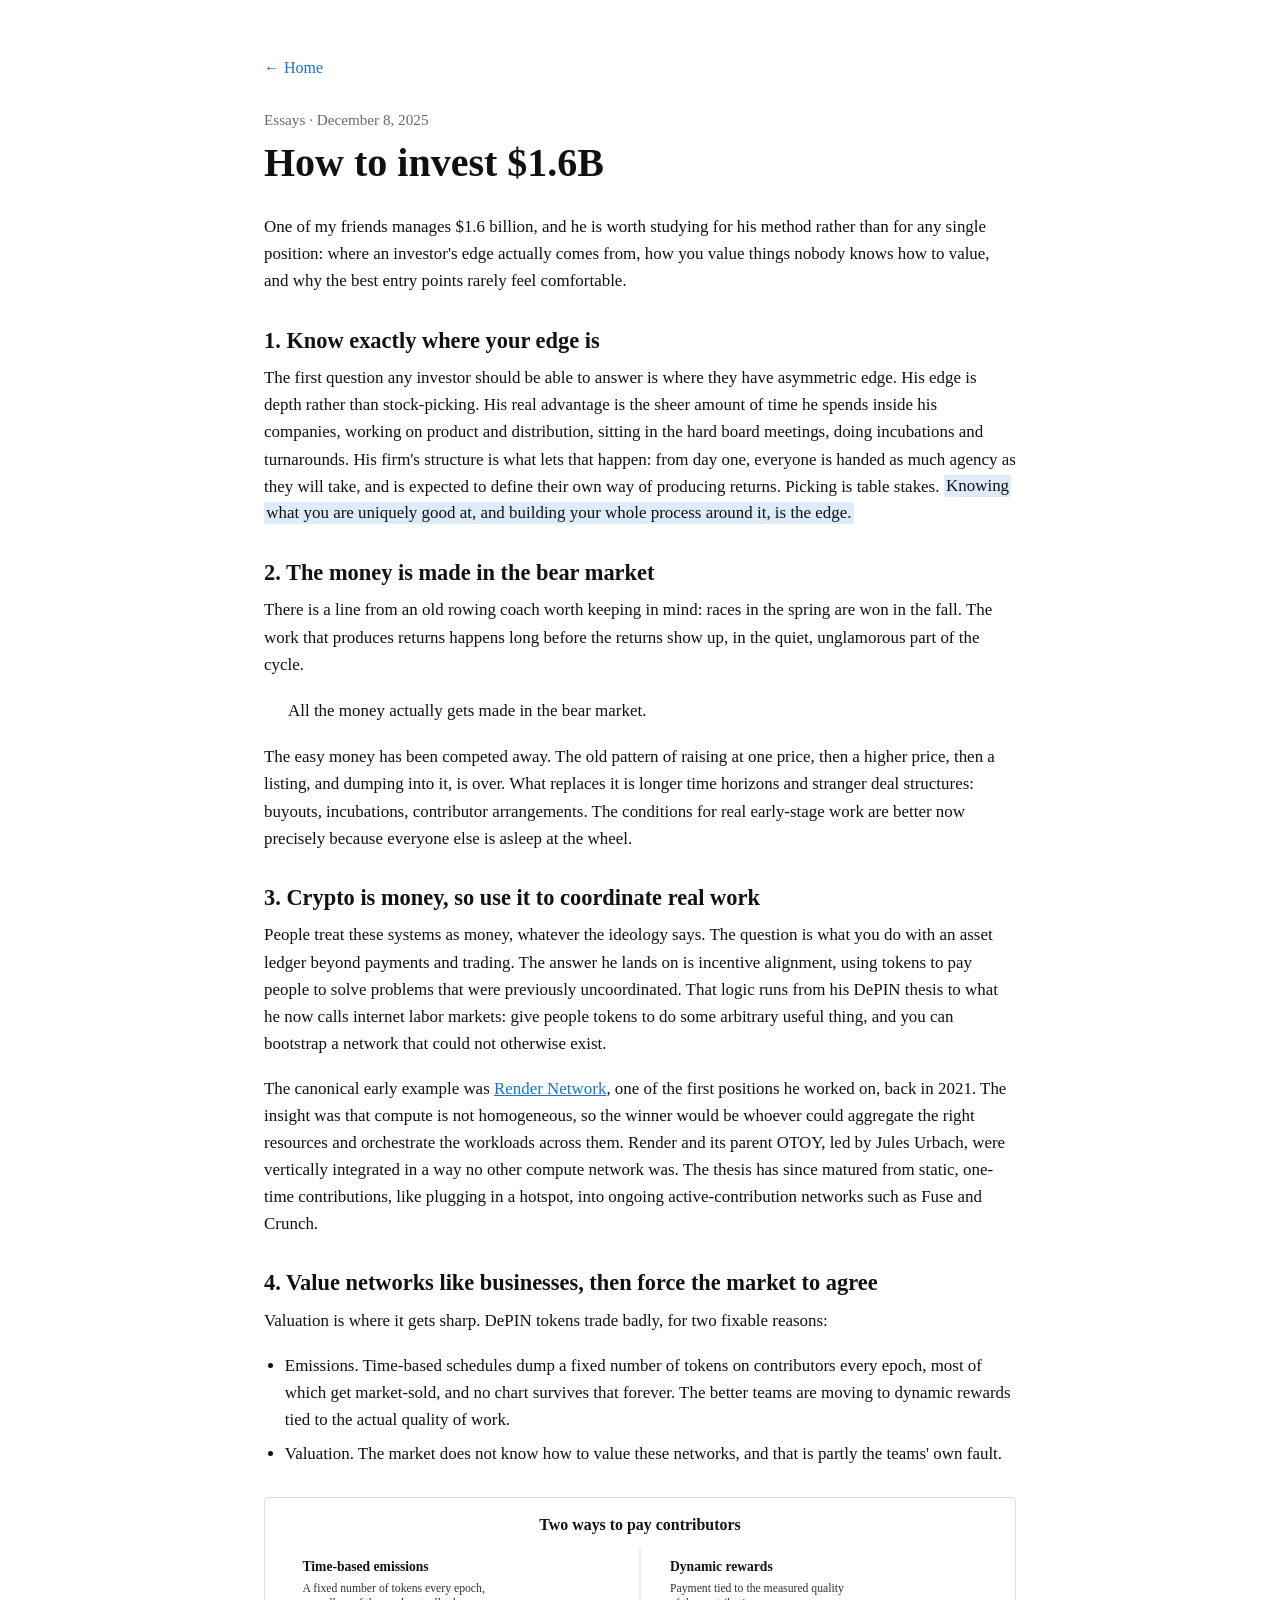
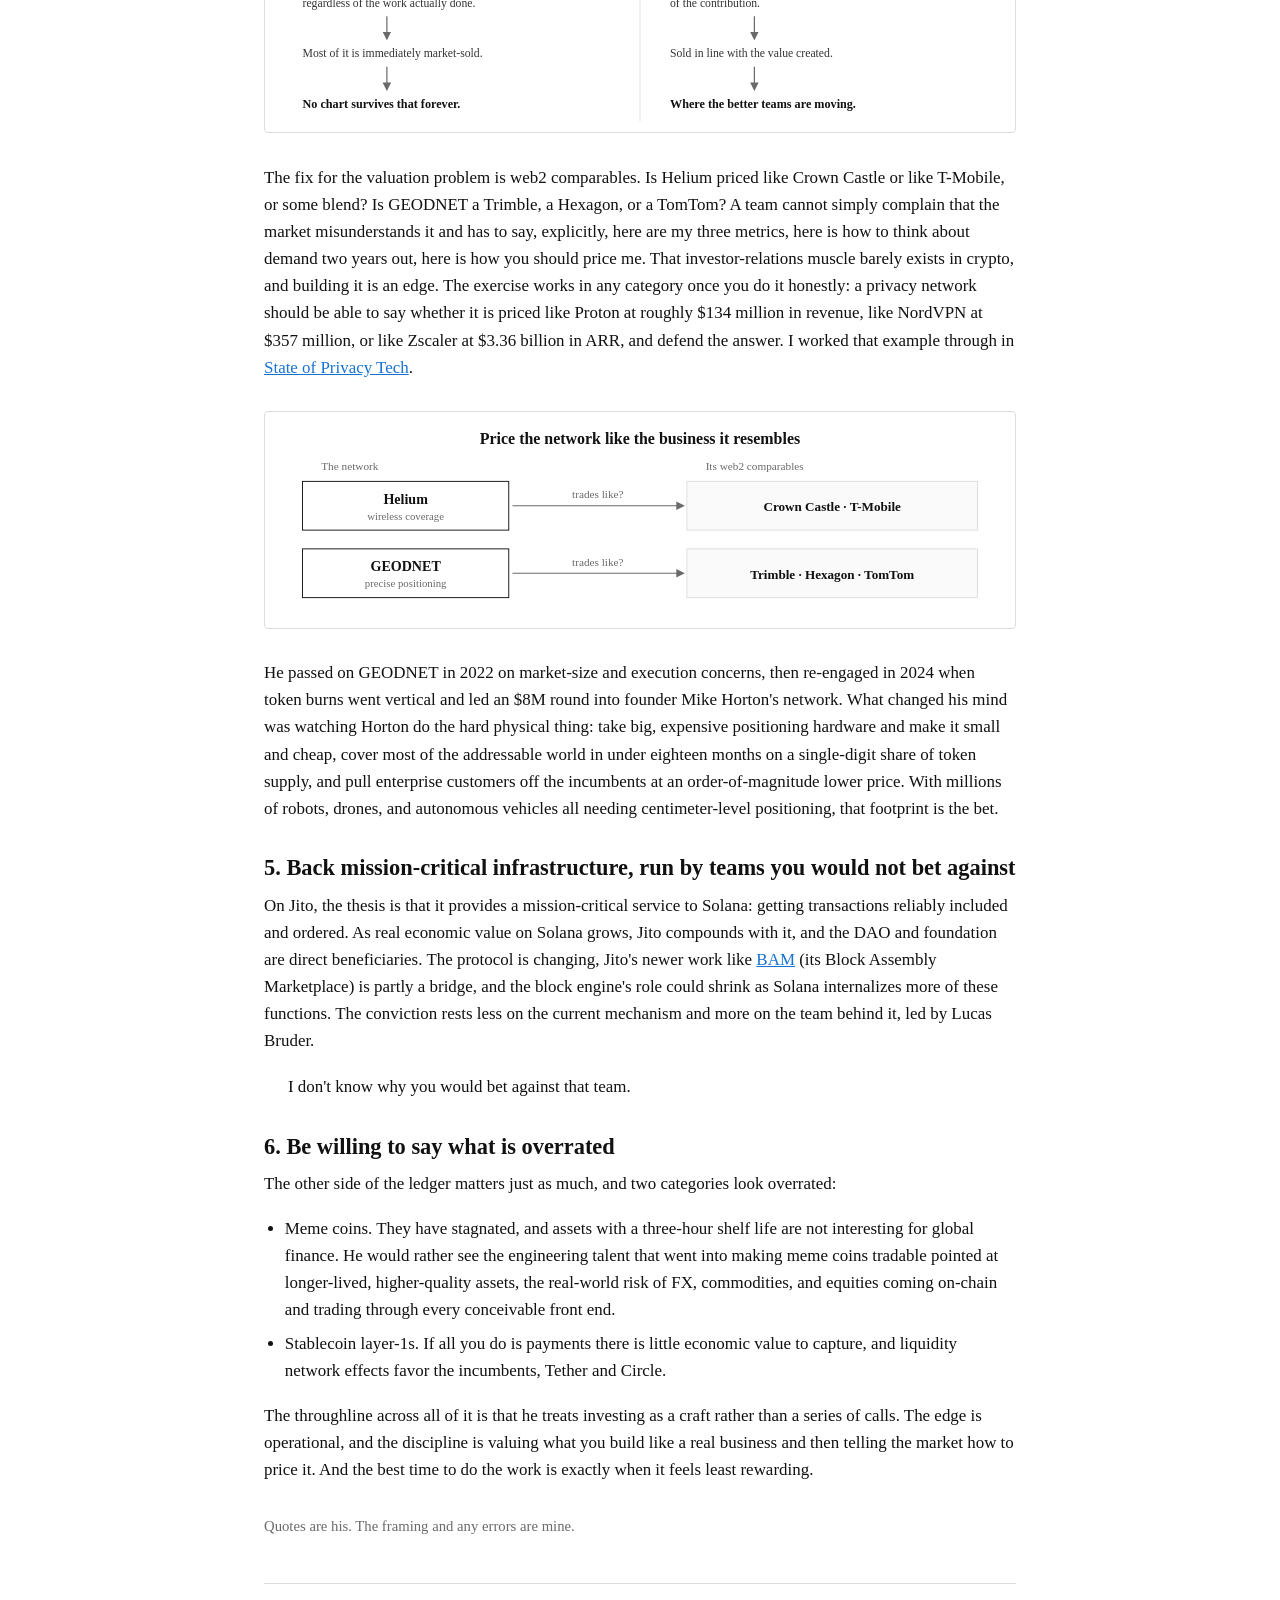
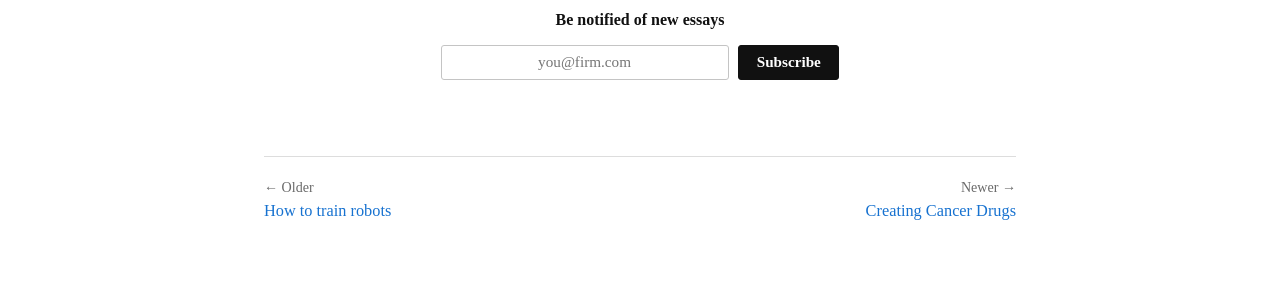
<file: posts/how-to-invest-1-6b.html>
<!DOCTYPE html>
<html lang="en">
<head>
  <meta charset="utf-8">
  <meta name="viewport" content="width=device-width, initial-scale=1">
  <title>How to invest $1.6B · Jack Ai-Leung</title>
  <meta name="description" content="How a $1.6 billion book actually gets run: asymmetric edge, DePIN, valuing networks, and the names behind the wins.">
  <meta property="og:title" content="How to invest $1.6B">
  <meta property="og:description" content="How a $1.6 billion book gets run: edge, DePIN, valuation discipline, and the names behind the wins.">
  <meta property="og:type" content="article">
  <link rel="icon" href="/assets/favicon.svg" type="image/svg+xml">
  <meta property="og:image" content="https://jackaileung.com/assets/headshot.jpg">
  <meta name="twitter:card" content="summary">
  <link rel="stylesheet" href="../style.css">
</head>
<body>
  <main class="wrap">

    <nav class="post-nav"><a href="../index.html">← Home</a></nav>

    <header class="post-head">
      <p class="post-meta">Essays · December 8, 2025</p>
      <h1>How to invest $1.6B</h1>
    </header>

    <article class="article">
      <p>One of my friends manages $1.6 billion, and he is worth studying for his method rather than for any single position: where an investor's edge actually comes from, how you value things nobody knows how to value, and why the best entry points rarely feel comfortable.</p>

      <h2>1. Know exactly where your edge is</h2>

      <p>The first question any investor should be able to answer is where they have asymmetric edge. His edge is depth rather than stock-picking. His real advantage is the sheer amount of time he spends inside his companies, working on product and distribution, sitting in the hard board meetings, doing incubations and turnarounds. His firm's structure is what lets that happen: from day one, everyone is handed as much agency as they will take, and is expected to define their own way of producing returns. Picking is table stakes. <mark class="hl">Knowing what you are uniquely good at, and building your whole process around it, is the edge.</mark></p>

      

      <h2>2. The money is made in the bear market</h2>

      <p>There is a line from an old rowing coach worth keeping in mind: races in the spring are won in the fall. The work that produces returns happens long before the returns show up, in the quiet, unglamorous part of the cycle.</p>

      <blockquote>
        All the money actually gets made in the bear market.
      </blockquote>

      <p>The easy money has been competed away. The old pattern of raising at one price, then a higher price, then a listing, and dumping into it, is over. What replaces it is longer time horizons and stranger deal structures: buyouts, incubations, contributor arrangements. The conditions for real early-stage work are better now precisely because everyone else is asleep at the wheel.</p>

      <h2>3. Crypto is money, so use it to coordinate real work</h2>

      <p>People treat these systems as money, whatever the ideology says. The question is what you do with an asset ledger beyond payments and trading. The answer he lands on is incentive alignment, using tokens to pay people to solve problems that were previously uncoordinated. That logic runs from his DePIN thesis to what he now calls internet labor markets: give people tokens to do some arbitrary useful thing, and you can bootstrap a network that could not otherwise exist.</p>

      <p>The canonical early example was <a href="https://rendernetwork.com" target="_blank" rel="noopener">Render Network</a>, one of the first positions he worked on, back in 2021. The insight was that compute is not homogeneous, so the winner would be whoever could aggregate the right resources and orchestrate the workloads across them. Render and its parent OTOY, led by Jules Urbach, were vertically integrated in a way no other compute network was. The thesis has since matured from static, one-time contributions, like plugging in a hotspot, into ongoing active-contribution networks such as Fuse and Crunch.</p>

      <h2>4. Value networks like businesses, then force the market to agree</h2>

      <p>Valuation is where it gets sharp. DePIN tokens trade badly, for two fixable reasons:</p>

      <ul>
        <li>Emissions. Time-based schedules dump a fixed number of tokens on contributors every epoch, most of which get market-sold, and no chart survives that forever. The better teams are moving to dynamic rewards tied to the actual quality of work.</li>
        <li>Valuation. The market does not know how to value these networks, and that is partly the teams' own fault.</li>
      </ul>

      <figure class="figure">
        <svg id="f1" viewBox="0 0 800 250" xmlns="http://www.w3.org/2000/svg" role="img" aria-label="Two paths for paying contributors: time-based emissions that get market-sold and decay the chart, versus dynamic rewards tied to work quality">
          <defs>
            <marker id="iah" viewBox="0 0 10 10" refX="8" refY="5" markerWidth="7" markerHeight="7" orient="auto-start-reverse">
              <path d="M0,0 L10,5 L0,10 z" fill="#6a6a6a"/>
            </marker>
          </defs>
          <style>
            #f1 .t{font-family:'Times New Roman',Times,Georgia,serif;fill:#111111}
            #f1 .ttl{font-size:17px;font-weight:700}
            #f1 .hd{font-size:14.5px;font-weight:700}
            #f1 .bd{font-size:12.5px;fill:#333333}
            #f1 .out{font-size:13px;font-weight:700}
            #f1 .ar{stroke:#6a6a6a;stroke-width:1.3;fill:none}
          </style>
          <text x="400" y="34" text-anchor="middle" class="t ttl">Two ways to pay contributors</text>
          <line x1="400" y1="52" x2="400" y2="238" stroke="#dddddd" stroke-width="1"/>
          <!-- left: time-based -->
          <text x="40" y="78" class="t hd">Time-based emissions</text>
          <text x="40" y="100" class="t bd">A fixed number of tokens every epoch,</text>
          <text x="40" y="116" class="t bd">regardless of the work actually done.</text>
          <line x1="130" y1="126" x2="130" y2="150" class="ar" marker-end="url(#iah)"/>
          <text x="40" y="170" class="t bd">Most of it is immediately market-sold.</text>
          <line x1="130" y1="180" x2="130" y2="204" class="ar" marker-end="url(#iah)"/>
          <text x="40" y="224" class="t out">No chart survives that forever.</text>
          <!-- right: dynamic -->
          <text x="432" y="78" class="t hd">Dynamic rewards</text>
          <text x="432" y="100" class="t bd">Payment tied to the measured quality</text>
          <text x="432" y="116" class="t bd">of the contribution.</text>
          <line x1="522" y1="126" x2="522" y2="150" class="ar" marker-end="url(#iah)"/>
          <text x="432" y="170" class="t bd">Sold in line with the value created.</text>
          <line x1="522" y1="180" x2="522" y2="204" class="ar" marker-end="url(#iah)"/>
          <text x="432" y="224" class="t out">Where the better teams are moving.</text>
        </svg>
      </figure>

      <p>The fix for the valuation problem is web2 comparables. Is Helium priced like Crown Castle or like T-Mobile, or some blend? Is GEODNET a Trimble, a Hexagon, or a TomTom? A team cannot simply complain that the market misunderstands it and has to say, explicitly, here are my three metrics, here is how to think about demand two years out, here is how you should price me. That investor-relations muscle barely exists in crypto, and building it is an edge. The exercise works in any category once you do it honestly: a privacy network should be able to say whether it is priced like Proton at roughly $134 million in revenue, like NordVPN at $357 million, or like Zscaler at $3.36 billion in ARR, and defend the answer. I worked that example through in <a href="state-of-privacy-tech.html">State of Privacy Tech</a>.</p>

      <figure class="figure">
        <svg id="f2" viewBox="0 0 800 230" xmlns="http://www.w3.org/2000/svg" role="img" aria-label="Mapping of crypto networks to their real-world comparables: Helium to Crown Castle and T-Mobile, GEODNET to Trimble, Hexagon and TomTom">
          <defs>
            <marker id="cah" viewBox="0 0 10 10" refX="8" refY="5" markerWidth="7" markerHeight="7" orient="auto-start-reverse">
              <path d="M0,0 L10,5 L0,10 z" fill="#6a6a6a"/>
            </marker>
          </defs>
          <style>
            #f2 .t{font-family:'Times New Roman',Times,Georgia,serif;fill:#111111}
            #f2 .ttl{font-size:17px;font-weight:700}
            #f2 .sm{font-size:12px;fill:#6a6a6a}
            #f2 .nm{font-size:15px;font-weight:700}
            #f2 .desc{font-size:11.5px;fill:#6a6a6a}
            #f2 .cmp{font-size:14px;font-weight:700}
          </style>
          <text x="400" y="34" text-anchor="middle" class="t ttl">Price the network like the business it resembles</text>
          <text x="60" y="62" class="t sm">The network</text>
          <text x="470" y="62" class="t sm">Its web2 comparables</text>
          <!-- row 1 -->
          <rect x="40" y="74" width="220" height="52" fill="#ffffff" stroke="#111111"/>
          <text x="150" y="98" text-anchor="middle" class="t nm">Helium</text>
          <text x="150" y="115" text-anchor="middle" class="t desc">wireless coverage</text>
          <line x1="264" y1="100" x2="446" y2="100" class="ar" stroke="#6a6a6a" stroke-width="1.3" marker-end="url(#cah)"/>
          <text x="355" y="92" text-anchor="middle" class="t sm">trades like?</text>
          <rect x="450" y="74" width="310" height="52" fill="#fafafa" stroke="#dddddd"/>
          <text x="605" y="106" text-anchor="middle" class="t cmp">Crown Castle · T-Mobile</text>
          <!-- row 2 -->
          <rect x="40" y="146" width="220" height="52" fill="#ffffff" stroke="#111111"/>
          <text x="150" y="170" text-anchor="middle" class="t nm">GEODNET</text>
          <text x="150" y="187" text-anchor="middle" class="t desc">precise positioning</text>
          <line x1="264" y1="172" x2="446" y2="172" class="ar" stroke="#6a6a6a" stroke-width="1.3" marker-end="url(#cah)"/>
          <text x="355" y="164" text-anchor="middle" class="t sm">trades like?</text>
          <rect x="450" y="146" width="310" height="52" fill="#fafafa" stroke="#dddddd"/>
          <text x="605" y="178" text-anchor="middle" class="t cmp">Trimble · Hexagon · TomTom</text>
        </svg>
      </figure>

      <p>He passed on GEODNET in 2022 on market-size and execution concerns, then re-engaged in 2024 when token burns went vertical and led an $8M round into founder Mike Horton's network. What changed his mind was watching Horton do the hard physical thing: take big, expensive positioning hardware and make it small and cheap, cover most of the addressable world in under eighteen months on a single-digit share of token supply, and pull enterprise customers off the incumbents at an order-of-magnitude lower price. With millions of robots, drones, and autonomous vehicles all needing centimeter-level positioning, that footprint is the bet.</p>

      <h2>5. Back mission-critical infrastructure, run by teams you would not bet against</h2>

      <p>On Jito, the thesis is that it provides a mission-critical service to Solana: getting transactions reliably included and ordered. As real economic value on Solana grows, Jito compounds with it, and the DAO and foundation are direct beneficiaries. The protocol is changing, Jito's newer work like <a href="https://bam.dev/blog/introducing-bam/" target="_blank" rel="noopener">BAM</a> (its Block Assembly Marketplace) is partly a bridge, and the block engine's role could shrink as Solana internalizes more of these functions. The conviction rests less on the current mechanism and more on the team behind it, led by Lucas Bruder.</p>

      <blockquote>
        I don't know why you would bet against that team.
      </blockquote>

      <h2>6. Be willing to say what is overrated</h2>

      <p>The other side of the ledger matters just as much, and two categories look overrated:</p>

      <ul>
        <li>Meme coins. They have stagnated, and assets with a three-hour shelf life are not interesting for global finance. He would rather see the engineering talent that went into making meme coins tradable pointed at longer-lived, higher-quality assets, the real-world risk of FX, commodities, and equities coming on-chain and trading through every conceivable front end.</li>
        <li>Stablecoin layer-1s. If all you do is payments there is little economic value to capture, and liquidity network effects favor the incumbents, Tether and Circle.</li>
      </ul>

      <p>The throughline across all of it is that he treats investing as a craft rather than a series of calls. The edge is operational, and the discipline is valuing what you build like a real business and then telling the market how to price it. And the best time to do the work is exactly when it feels least rewarding.</p>

      <div class="source-note">
        Quotes are his. The framing and any errors are mine.
      </div>
    </article>

      <section class="subscribe" aria-labelledby="sub-h">
        <p class="sub-h" id="sub-h">Be notified of new essays</p>
        <form class="sub-form" action="https://buttondown.com/api/emails/embed-subscribe/jackaileung" method="post" target="_blank" rel="noopener" novalidate>
          <label class="sr-only" for="sub-email">Email address</label>
          <input id="sub-email" type="email" name="email" placeholder="you@firm.com" autocomplete="email" required>
          <button type="submit">Subscribe</button>
        </form>
        <p class="sub-msg" role="status" aria-live="polite"></p>
      </section>

      <nav class="post-foot-nav" aria-label="More essays">
        <a class="pfn-prev" href="how-to-train-robots.html">
          <span class="pfn-label">← Older</span>
          <span class="pfn-title">How to train robots</span>
        </a>
        <a class="pfn-next" href="creating-cancer-drugs.html">
          <span class="pfn-label">Newer →</span>
          <span class="pfn-title">Creating Cancer Drugs</span>
        </a>
      </nav>





  </main>
  <script src="../subscribe.js"></script>
  <script src="../figure-zoom.js"></script>
</body>
</html>
</file>
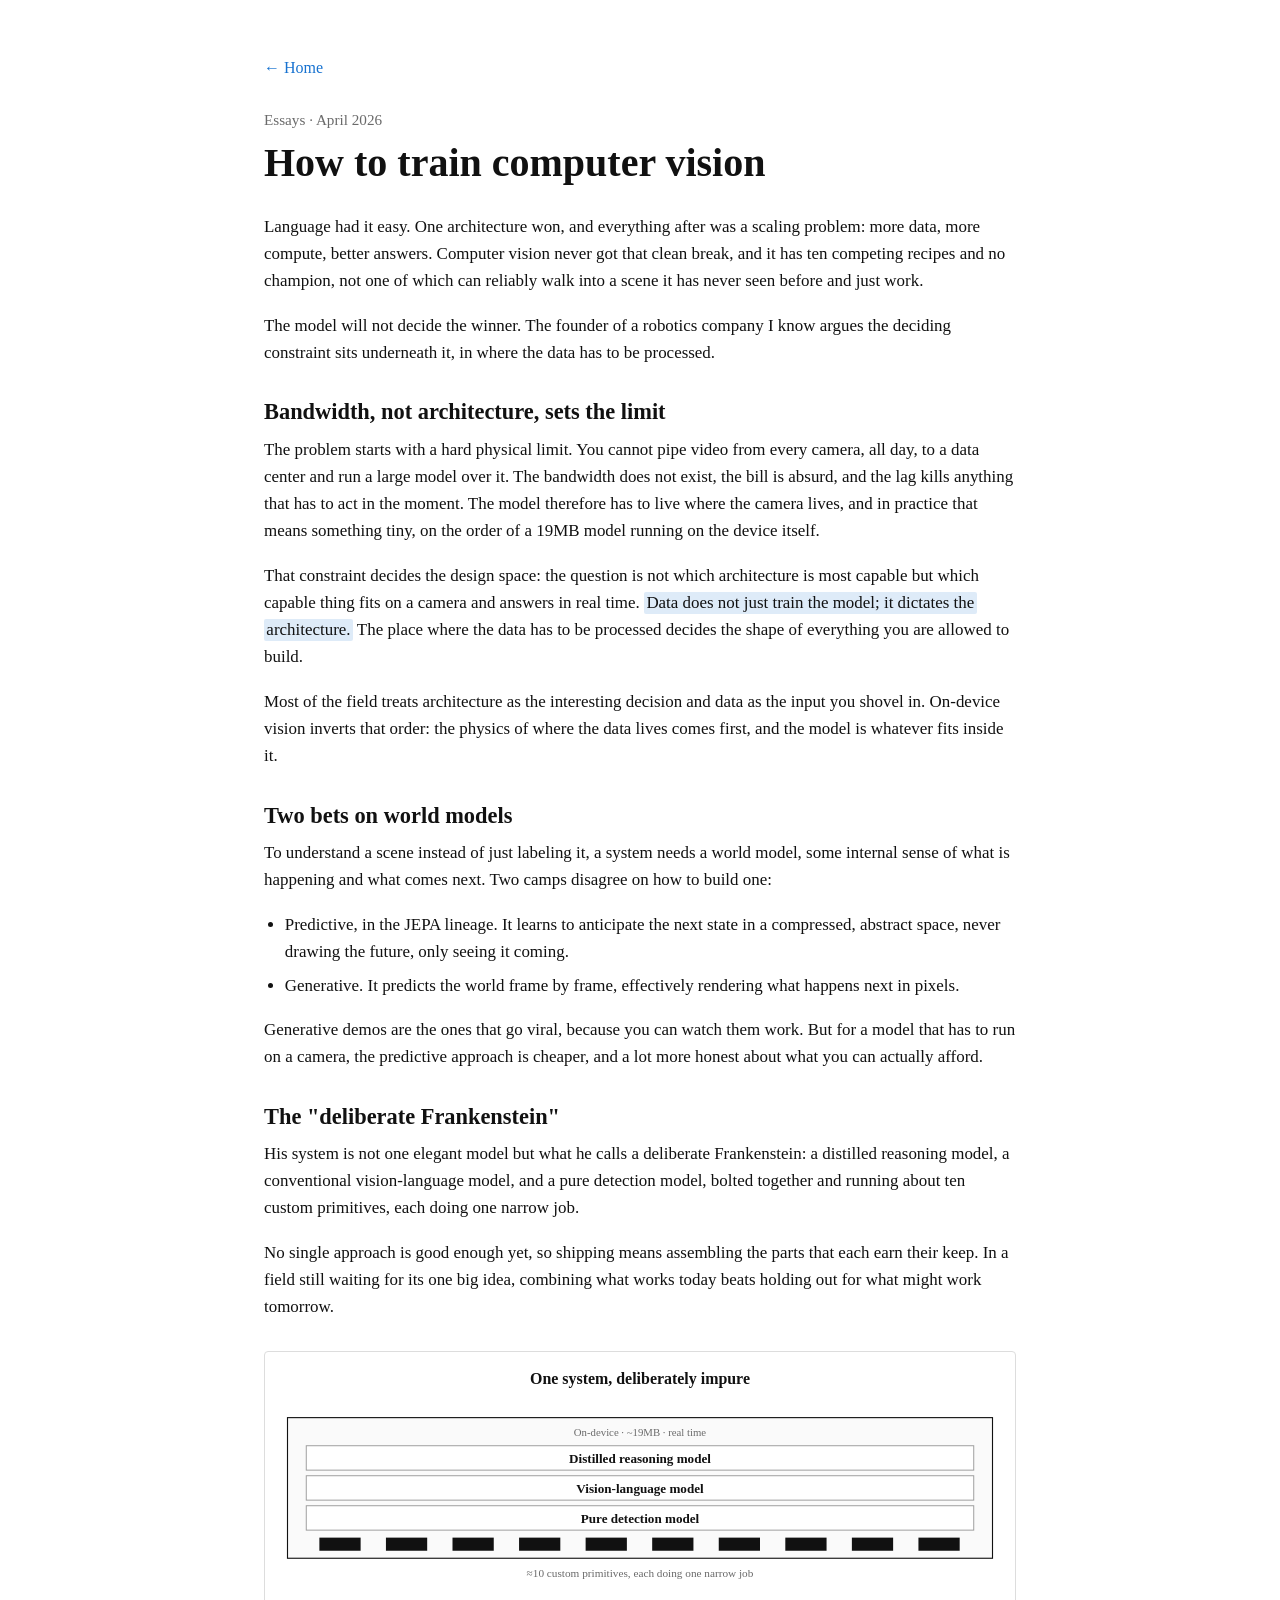
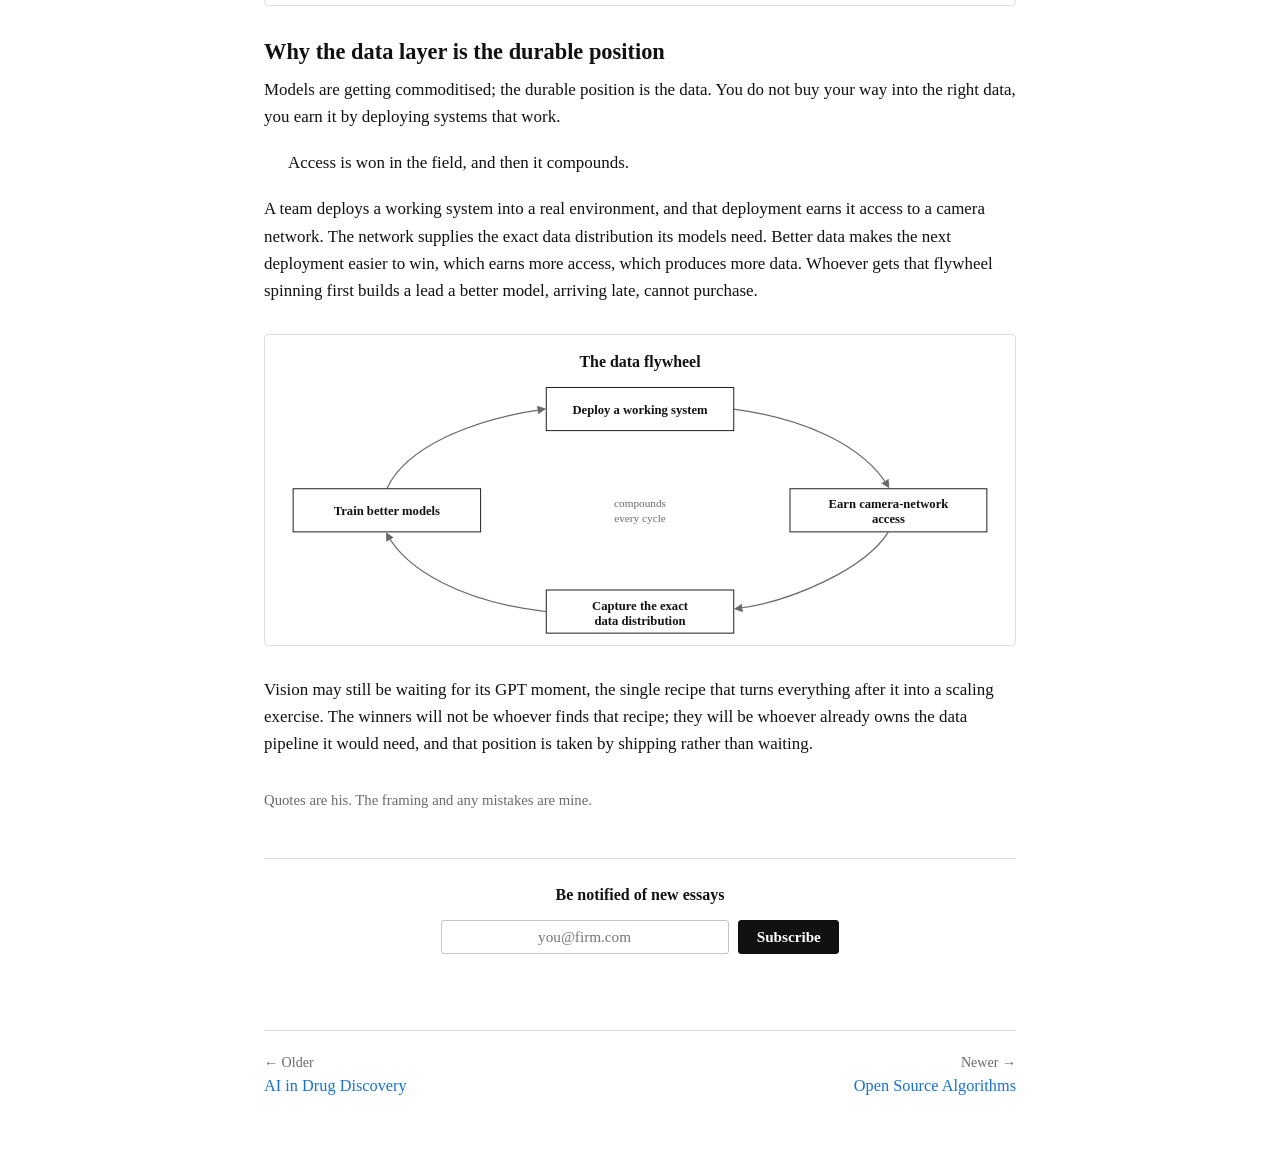
<file: posts/how-to-train-computer-vision.html>
<!DOCTYPE html>
<html lang="en">
<head>
  <meta charset="utf-8">
  <meta name="viewport" content="width=device-width, initial-scale=1">
  <title>How to train computer vision · Jack Ai-Leung</title>
  <meta name="description" content="Why computer vision still hasn't had its GPT moment, and why the real prize may be sitting in the data rather than the model.">
  <meta property="og:title" content="How to train computer vision">
  <meta property="og:description" content="Why vision is still waiting for its GPT moment, and why data dictates the architecture.">
  <meta property="og:type" content="article">
  <link rel="icon" href="/assets/favicon.svg" type="image/svg+xml">
  <meta property="og:image" content="https://jackaileung.com/assets/headshot.jpg">
  <meta name="twitter:card" content="summary">
  <link rel="stylesheet" href="../style.css">
</head>
<body>
  <main class="wrap">

    <nav class="post-nav"><a href="../index.html">← Home</a></nav>

    <header class="post-head">
      <p class="post-meta">Essays · April 2026</p>
      <h1>How to train computer vision</h1>
    </header>

    <article class="article">
      <p>Language had it easy. One architecture won, and everything after was a scaling problem: more data, more compute, better answers. Computer vision never got that clean break, and it has ten competing recipes and no champion, not one of which can reliably walk into a scene it has never seen before and just work.</p>

      <p>The model will not decide the winner. The founder of a robotics company I know argues the deciding constraint sits underneath it, in where the data has to be processed.</p>

      <h2>Bandwidth, not architecture, sets the limit</h2>

      <p>The problem starts with a hard physical limit. You cannot pipe video from every camera, all day, to a data center and run a large model over it. The bandwidth does not exist, the bill is absurd, and the lag kills anything that has to act in the moment. The model therefore has to live where the camera lives, and in practice that means something tiny, on the order of a 19MB model running on the device itself.</p>

      <p>That constraint decides the design space: the question is not which architecture is most capable but which capable thing fits on a camera and answers in real time. <mark class="hl">Data does not just train the model; it dictates the architecture.</mark> The place where the data has to be processed decides the shape of everything you are allowed to build.</p>

      <p>Most of the field treats architecture as the interesting decision and data as the input you shovel in. On-device vision inverts that order: the physics of where the data lives comes first, and the model is whatever fits inside it.</p>

      <h2>Two bets on world models</h2>

      <p>To understand a scene instead of just labeling it, a system needs a world model, some internal sense of what is happening and what comes next. Two camps disagree on how to build one:</p>

      <ul>
        <li>Predictive, in the JEPA lineage. It learns to anticipate the next state in a compressed, abstract space, never drawing the future, only seeing it coming.</li>
        <li>Generative. It predicts the world frame by frame, effectively rendering what happens next in pixels.</li>
      </ul>

      <p>Generative demos are the ones that go viral, because you can watch them work. But for a model that has to run on a camera, the predictive approach is cheaper, and a lot more honest about what you can actually afford.</p>

      

      <h2>The "deliberate Frankenstein"</h2>

      <p>His system is not one elegant model but what he calls a deliberate Frankenstein: a distilled reasoning model, a conventional vision-language model, and a pure detection model, bolted together and running about ten custom primitives, each doing one narrow job.</p>

      <p>No single approach is good enough yet, so shipping means assembling the parts that each earn their keep. In a field still waiting for its one big idea, combining what works today beats holding out for what might work tomorrow.</p>

      <figure class="figure">
        <svg id="f1" viewBox="0 0 800 270" xmlns="http://www.w3.org/2000/svg" role="img" aria-label="Diagram of a composite on-device vision system combining three models and ten primitives inside a 19 megabyte footprint">
          <style>
            #f1 .t{font-family:'Times New Roman',Times,Georgia,serif;fill:#111111}
            #f1 .ttl{font-size:17px;font-weight:700}
            #f1 .sm{font-size:12px;fill:#6a6a6a}
            #f1 .comp{font-size:14px;font-weight:700}
            #f1 .cap{font-size:11.5px;fill:#6a6a6a}
          </style>
          <text x="400" y="34" text-anchor="middle" class="t ttl">One system, deliberately impure</text>
          <!-- container -->
          <rect x="24" y="70" width="752" height="150" fill="#fafafa" stroke="#111111" stroke-width="1.2"/>
          <text x="400" y="90" text-anchor="middle" class="t cap">On-device · ~19MB · real time</text>
          <!-- three model blocks -->
          <rect x="44" y="100" width="712" height="26" fill="#ffffff" stroke="#999999"/>
          <text x="400" y="118" text-anchor="middle" class="t comp">Distilled reasoning model</text>
          <rect x="44" y="132" width="712" height="26" fill="#ffffff" stroke="#999999"/>
          <text x="400" y="150" text-anchor="middle" class="t comp">Vision-language model</text>
          <rect x="44" y="164" width="712" height="26" fill="#ffffff" stroke="#999999"/>
          <text x="400" y="182" text-anchor="middle" class="t comp">Pure detection model</text>
          <!-- primitives row -->
          <g fill="#111111">
            <rect x="58" y="198" width="44" height="14"/><rect x="129" y="198" width="44" height="14"/><rect x="200" y="198" width="44" height="14"/><rect x="271" y="198" width="44" height="14"/><rect x="342" y="198" width="44" height="14"/><rect x="413" y="198" width="44" height="14"/><rect x="484" y="198" width="44" height="14"/><rect x="555" y="198" width="44" height="14"/><rect x="626" y="198" width="44" height="14"/><rect x="697" y="198" width="44" height="14"/>
          </g>
          <text x="400" y="240" text-anchor="middle" class="t sm">≈10 custom primitives, each doing one narrow job</text>
        </svg>
      </figure>

      <h2>Why the data layer is the durable position</h2>

      <p>Models are getting commoditised; the durable position is the data. You do not buy your way into the right data, you earn it by deploying systems that work.</p>

      <blockquote>
        Access is won in the field, and then it compounds.
      </blockquote>

      <p>A team deploys a working system into a real environment, and that deployment earns it access to a camera network. The network supplies the exact data distribution its models need. Better data makes the next deployment easier to win, which earns more access, which produces more data. Whoever gets that flywheel spinning first builds a lead a better model, arriving late, cannot purchase.</p>

      <figure class="figure">
        <svg id="f2" viewBox="0 0 800 330" xmlns="http://www.w3.org/2000/svg" role="img" aria-label="Circular flywheel diagram: deploy a working system, earn camera-network access, capture the data distribution, train better models, and repeat">
          <defs>
            <marker id="vah" viewBox="0 0 10 10" refX="8" refY="5" markerWidth="7" markerHeight="7" orient="auto-start-reverse">
              <path d="M0,0 L10,5 L0,10 z" fill="#6a6a6a"/>
            </marker>
          </defs>
          <style>
            #f2 .t{font-family:'Times New Roman',Times,Georgia,serif;fill:#111111}
            #f2 .ttl{font-size:17px;font-weight:700}
            #f2 .nd{font-size:13.5px;font-weight:700}
            #f2 .sm{font-size:12px;fill:#6a6a6a}
            #f2 .ar{stroke:#6a6a6a;stroke-width:1.3;fill:none}
          </style>
          <text x="400" y="34" text-anchor="middle" class="t ttl">The data flywheel</text>
          <!-- nodes -->
          <rect x="300" y="56" width="200" height="46" fill="#ffffff" stroke="#111111"/>
          <text x="400" y="84" text-anchor="middle" class="t nd">Deploy a working system</text>
          <rect x="560" y="164" width="210" height="46" fill="#ffffff" stroke="#111111"/>
          <text x="665" y="185" text-anchor="middle" class="t nd">Earn camera-network</text>
          <text x="665" y="201" text-anchor="middle" class="t nd">access</text>
          <rect x="300" y="272" width="200" height="46" fill="#ffffff" stroke="#111111"/>
          <text x="400" y="293" text-anchor="middle" class="t nd">Capture the exact</text>
          <text x="400" y="309" text-anchor="middle" class="t nd">data distribution</text>
          <rect x="30" y="164" width="200" height="46" fill="#ffffff" stroke="#111111"/>
          <text x="130" y="192" text-anchor="middle" class="t nd">Train better models</text>
          <!-- clockwise arrows -->
          <path d="M500,79 C580,90 640,120 665,162" class="ar" marker-end="url(#vah)"/>
          <path d="M665,210 C640,250 560,285 502,292" class="ar" marker-end="url(#vah)"/>
          <path d="M300,295 C210,285 150,250 130,212" class="ar" marker-end="url(#vah)"/>
          <path d="M130,164 C150,120 220,90 298,79" class="ar" marker-end="url(#vah)"/>
          <text x="400" y="183" text-anchor="middle" class="t sm">compounds</text>
          <text x="400" y="199" text-anchor="middle" class="t sm">every cycle</text>
        </svg>
      </figure>

      <p>Vision may still be waiting for its GPT moment, the single recipe that turns everything after it into a scaling exercise. The winners will not be whoever finds that recipe; they will be whoever already owns the data pipeline it would need, and that position is taken by shipping rather than waiting.</p>

      <div class="source-note">
        Quotes are his. The framing and any mistakes are mine.
      </div>
    </article>

      <section class="subscribe" aria-labelledby="sub-h">
        <p class="sub-h" id="sub-h">Be notified of new essays</p>
        <form class="sub-form" action="https://buttondown.com/api/emails/embed-subscribe/jackaileung" method="post" target="_blank" rel="noopener" novalidate>
          <label class="sr-only" for="sub-email">Email address</label>
          <input id="sub-email" type="email" name="email" placeholder="you@firm.com" autocomplete="email" required>
          <button type="submit">Subscribe</button>
        </form>
        <p class="sub-msg" role="status" aria-live="polite"></p>
      </section>

      <nav class="post-foot-nav" aria-label="More essays">
        <a class="pfn-prev" href="ai-in-drug-discovery.html">
          <span class="pfn-label">← Older</span>
          <span class="pfn-title">AI in Drug Discovery</span>
        </a>
        <a class="pfn-next" href="open-source-algorithms.html">
          <span class="pfn-label">Newer →</span>
          <span class="pfn-title">Open Source Algorithms</span>
        </a>
      </nav>


  </main>
  <script src="../subscribe.js"></script>
  <script src="../figure-zoom.js"></script>
</body>
</html>
</file>
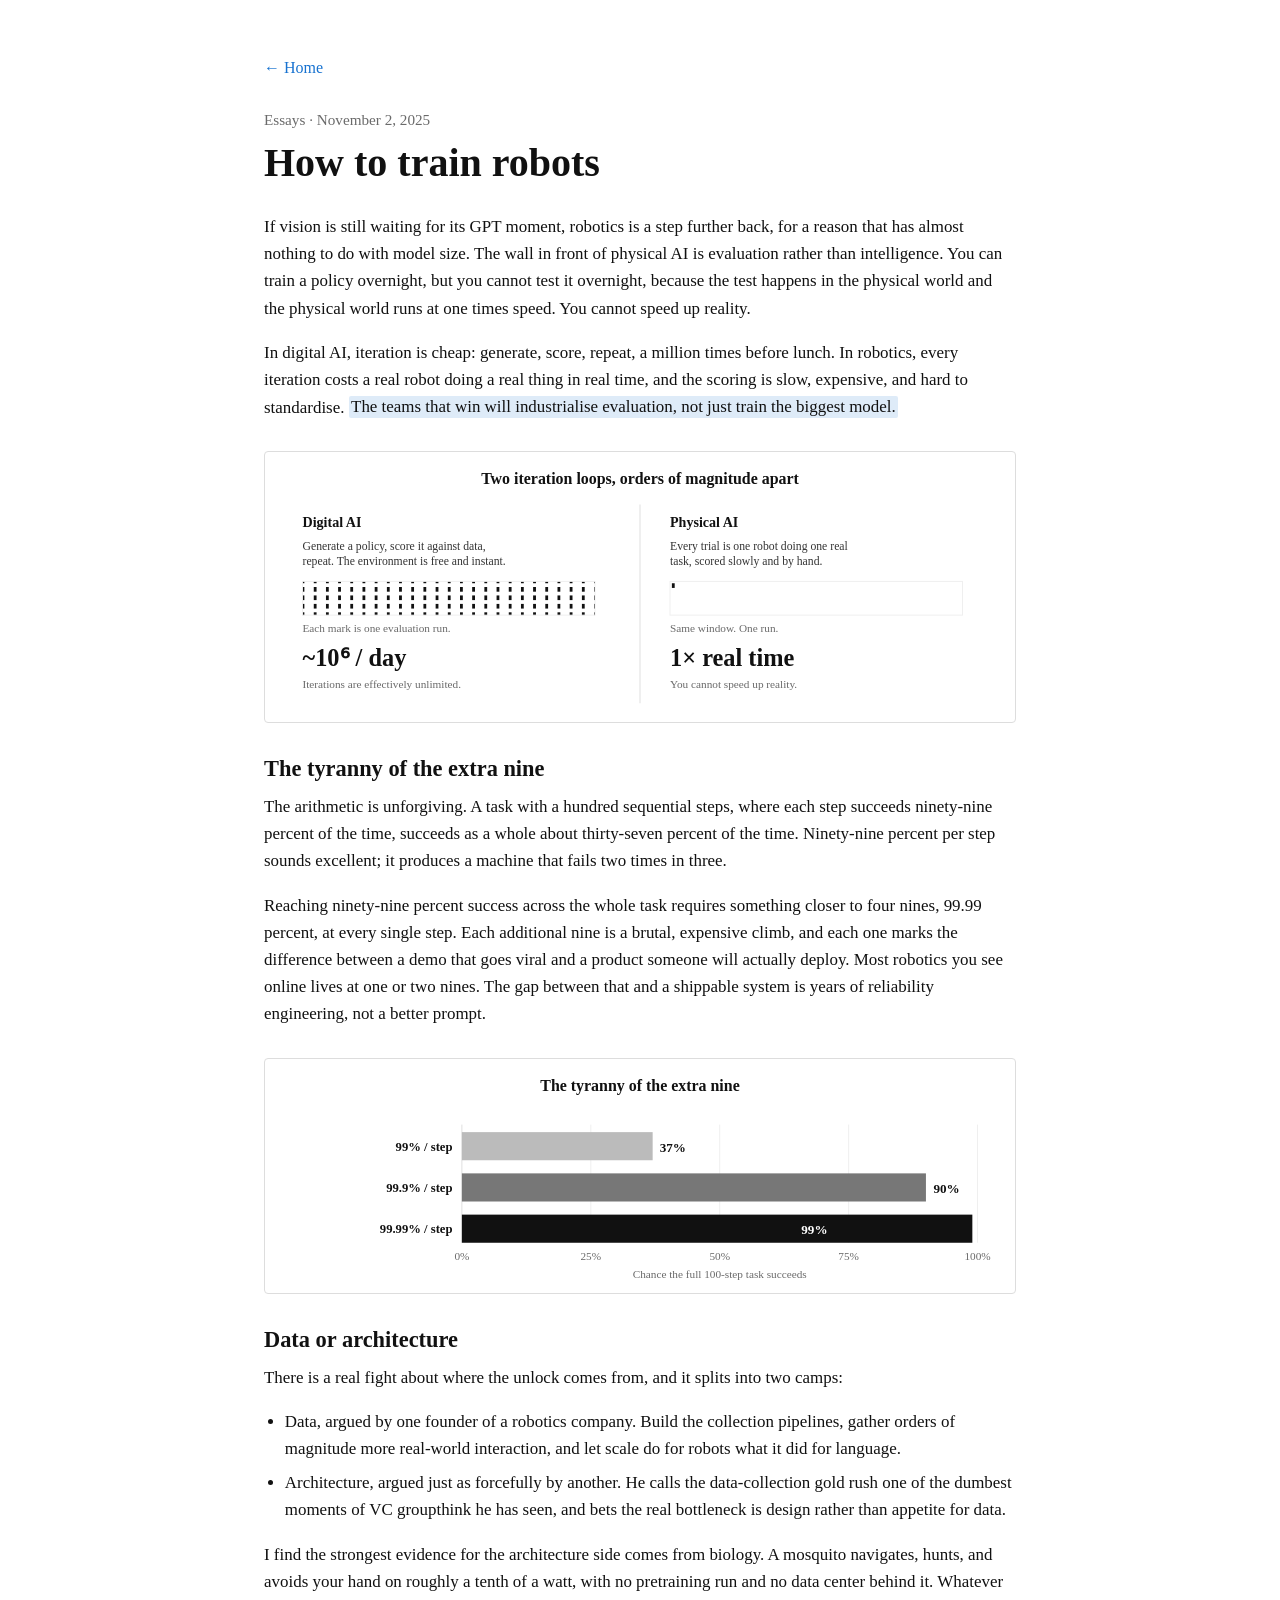
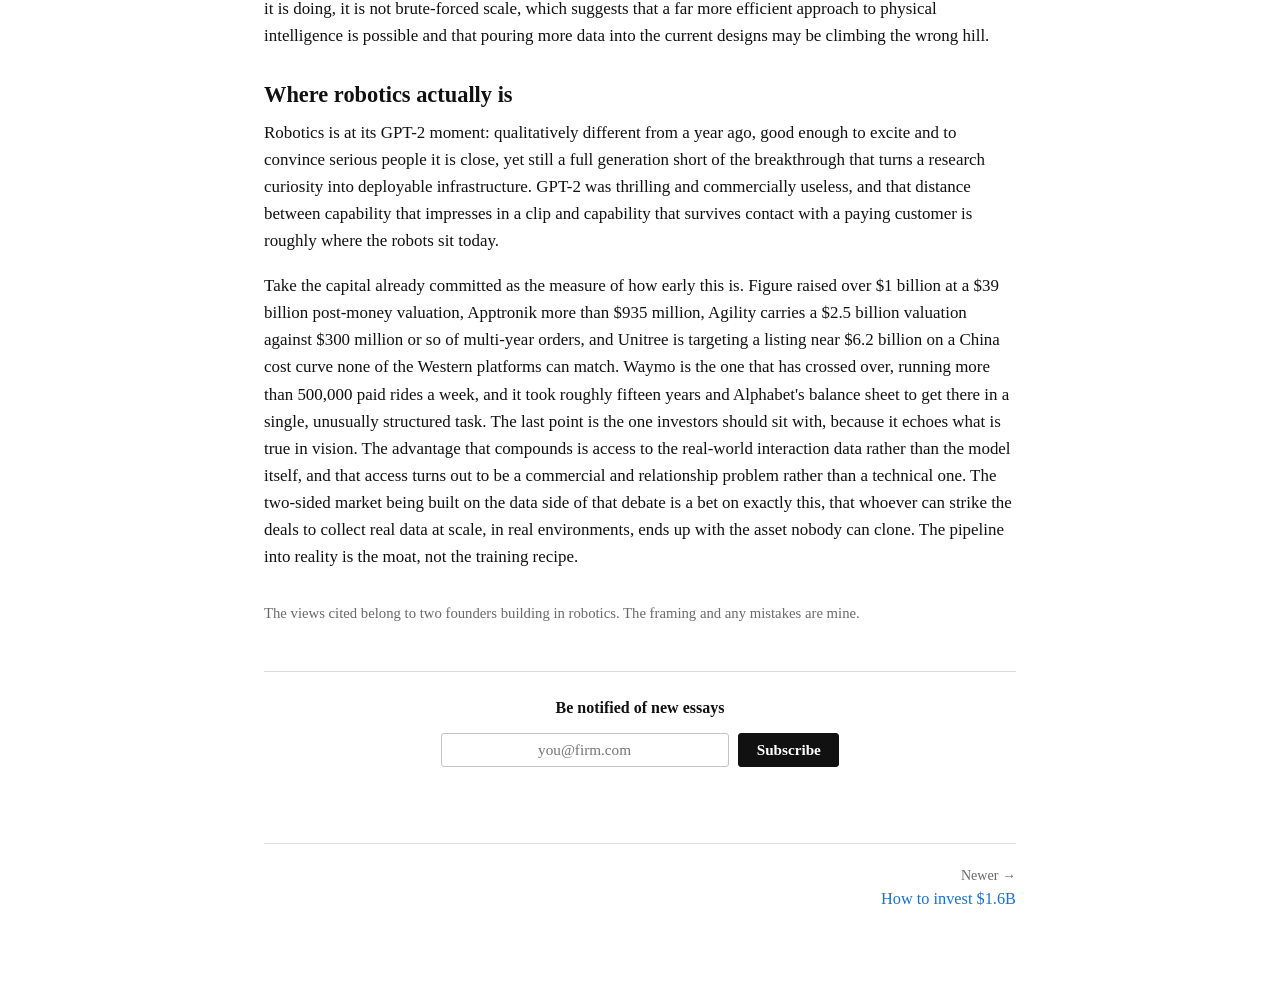
<file: posts/how-to-train-robots.html>
<!DOCTYPE html>
<html lang="en">
<head>
  <meta charset="utf-8">
  <meta name="viewport" content="width=device-width, initial-scale=1">
  <title>How to train robots · Jack Ai-Leung</title>
  <meta name="description" content="Why the bottleneck in robotics is not model size but evaluation and reliability, and why you cannot speed up reality.">
  <meta property="og:title" content="How to train robots">
  <meta property="og:description" content="The bottleneck in robotics is evaluation and reliability, not model capacity.">
  <meta property="og:type" content="article">
  <link rel="icon" href="/assets/favicon.svg" type="image/svg+xml">
  <meta property="og:image" content="https://jackaileung.com/assets/headshot.jpg">
  <meta name="twitter:card" content="summary">
  <link rel="stylesheet" href="../style.css">
</head>
<body>
  <main class="wrap">

    <nav class="post-nav"><a href="../index.html">← Home</a></nav>

    <header class="post-head">
      <p class="post-meta">Essays · November 2, 2025</p>
      <h1>How to train robots</h1>
    </header>

    <article class="article">
      <p>If vision is still waiting for its GPT moment, robotics is a step further back, for a reason that has almost nothing to do with model size. The wall in front of physical AI is evaluation rather than intelligence. You can train a policy overnight, but you cannot test it overnight, because the test happens in the physical world and the physical world runs at one times speed. You cannot speed up reality.</p>

      <p>In digital AI, iteration is cheap: generate, score, repeat, a million times before lunch. In robotics, every iteration costs a real robot doing a real thing in real time, and the scoring is slow, expensive, and hard to standardise. <mark class="hl">The teams that win will industrialise evaluation, not just train the biggest model.</mark></p>

      <figure class="figure">
        <svg id="f1" viewBox="0 0 800 288" xmlns="http://www.w3.org/2000/svg" role="img" aria-label="Diagram contrasting the fast iteration loop of digital AI, shown as a dense field of tick marks, against the single tick of physical AI running at real time">
          <defs>
            <pattern id="rtick" width="13" height="9" patternUnits="userSpaceOnUse">
              <rect x="0" y="0" width="3" height="5" fill="#111111"/>
            </pattern>
          </defs>
          <style>
            #f1 .t{font-family:'Times New Roman',Times,Georgia,serif;fill:#111111}
            #f1 .ttl{font-size:17px;font-weight:700}
            #f1 .hd{font-size:15px;font-weight:700}
            #f1 .bd{font-size:12.5px;fill:#333333}
            #f1 .big{font-size:26px;font-weight:700}
            #f1 .sm{font-size:12px;fill:#6a6a6a}
          </style>
          <text x="400" y="34" text-anchor="middle" class="t ttl">Two iteration loops, orders of magnitude apart</text>
          <line x1="400" y1="56" x2="400" y2="268" stroke="#dddddd" stroke-width="1"/>
          <!-- left: digital -->
          <text x="40" y="80" class="t hd">Digital AI</text>
          <text x="40" y="104" class="t bd">Generate a policy, score it against data,</text>
          <text x="40" y="120" class="t bd">repeat. The environment is free and instant.</text>
          <rect x="40" y="138" width="312" height="36" fill="url(#rtick)" stroke="#eeeeee" stroke-width="1"/>
          <text x="40" y="192" class="t sm">Each mark is one evaluation run.</text>
          <text x="40" y="228" class="t big">~10⁶ / day</text>
          <text x="40" y="252" class="t sm">Iterations are effectively unlimited.</text>
          <!-- right: physical -->
          <text x="432" y="80" class="t hd">Physical AI</text>
          <text x="432" y="104" class="t bd">Every trial is one robot doing one real</text>
          <text x="432" y="120" class="t bd">task, scored slowly and by hand.</text>
          <rect x="432" y="138" width="312" height="36" fill="none" stroke="#eeeeee" stroke-width="1"/>
          <rect x="434" y="140" width="3" height="5" fill="#111111"/>
          <text x="432" y="192" class="t sm">Same window. One run.</text>
          <text x="432" y="228" class="t big">1× real time</text>
          <text x="432" y="252" class="t sm">You cannot speed up reality.</text>
        </svg>
      </figure>

      <h2>The tyranny of the extra nine</h2>

      <p>The arithmetic is unforgiving. A task with a hundred sequential steps, where each step succeeds ninety-nine percent of the time, succeeds as a whole about thirty-seven percent of the time. Ninety-nine percent per step sounds excellent; it produces a machine that fails two times in three.</p>

      <p>Reaching ninety-nine percent success across the whole task requires something closer to four nines, 99.99 percent, at every single step. Each additional nine is a brutal, expensive climb, and each one marks the difference between a demo that goes viral and a product someone will actually deploy. Most robotics you see online lives at one or two nines. The gap between that and a shippable system is years of reliability engineering, not a better prompt.</p>

      <figure class="figure">
        <svg id="f2" viewBox="0 0 800 250" xmlns="http://www.w3.org/2000/svg" role="img" aria-label="Bar chart showing that a 100-step task succeeds only 37 percent of the time at 99 percent per-step reliability, rising to 99 percent only at four nines">
          <style>
            #f2 .t{font-family:'Times New Roman',Times,Georgia,serif;fill:#111111}
            #f2 .ttl{font-size:17px;font-weight:700}
            #f2 .sm{font-size:12px;fill:#6a6a6a}
            #f2 .lbl{font-size:13.5px;font-weight:700}
            #f2 .val{font-size:14px;font-weight:700}
          </style>
          <text x="400" y="34" text-anchor="middle" class="t ttl">The tyranny of the extra nine</text>
          <g stroke="#eeeeee" stroke-width="1">
            <line x1="347.5" y1="70" x2="347.5" y2="196"/>
            <line x1="485" y1="70" x2="485" y2="196"/>
            <line x1="622.5" y1="70" x2="622.5" y2="196"/>
            <line x1="760" y1="70" x2="760" y2="196"/>
          </g>
          <line x1="210" y1="70" x2="210" y2="196" stroke="#dddddd" stroke-width="1"/>
          <rect x="210" y="78" width="203.5" height="30" fill="#bbbbbb"/>
          <rect x="210" y="122" width="495" height="30" fill="#777777"/>
          <rect x="210" y="166" width="544.5" height="30" fill="#111111"/>
          <text x="421" y="99" class="t val">37%</text>
          <text x="713" y="143" class="t val">90%</text>
          <text x="600" y="187" class="t val" style="fill:#ffffff" text-anchor="end">99%</text>
          <text x="200" y="98" text-anchor="end" class="t lbl">99% / step</text>
          <text x="200" y="142" text-anchor="end" class="t lbl">99.9% / step</text>
          <text x="200" y="186" text-anchor="end" class="t lbl">99.99% / step</text>
          <g class="t sm" text-anchor="middle">
            <text x="210" y="214">0%</text>
            <text x="347.5" y="214">25%</text>
            <text x="485" y="214">50%</text>
            <text x="622.5" y="214">75%</text>
            <text x="760" y="214">100%</text>
          </g>
                  <text x="485" y="234" text-anchor="middle" class="t sm">Chance the full 100-step task succeeds</text>
        </svg>
      </figure>

      <h2>Data or architecture</h2>

      <p>There is a real fight about where the unlock comes from, and it splits into two camps:</p>

      <ul>
        <li>Data, argued by one founder of a robotics company. Build the collection pipelines, gather orders of magnitude more real-world interaction, and let scale do for robots what it did for language.</li>
        <li>Architecture, argued just as forcefully by another. He calls the data-collection gold rush one of the dumbest moments of VC groupthink he has seen, and bets the real bottleneck is design rather than appetite for data.</li>
      </ul>

      <p>I find the strongest evidence for the architecture side comes from biology. A mosquito navigates, hunts, and avoids your hand on roughly a tenth of a watt, with no pretraining run and no data center behind it. Whatever it is doing, it is not brute-forced scale, which suggests that a far more efficient approach to physical intelligence is possible and that pouring more data into the current designs may be climbing the wrong hill.</p>

      

      <h2>Where robotics actually is</h2>

      <p>Robotics is at its GPT-2 moment: qualitatively different from a year ago, good enough to excite and to convince serious people it is close, yet still a full generation short of the breakthrough that turns a research curiosity into deployable infrastructure. GPT-2 was thrilling and commercially useless, and that distance between capability that impresses in a clip and capability that survives contact with a paying customer is roughly where the robots sit today.</p>

      <p>Take the capital already committed as the measure of how early this is. Figure raised over $1 billion at a $39 billion post-money valuation, Apptronik more than $935 million, Agility carries a $2.5 billion valuation against $300 million or so of multi-year orders, and Unitree is targeting a listing near $6.2 billion on a China cost curve none of the Western platforms can match. Waymo is the one that has crossed over, running more than 500,000 paid rides a week, and it took roughly fifteen years and Alphabet's balance sheet to get there in a single, unusually structured task. The last point is the one investors should sit with, because it echoes what is true in vision. The advantage that compounds is access to the real-world interaction data rather than the model itself, and that access turns out to be a commercial and relationship problem rather than a technical one. The two-sided market being built on the data side of that debate is a bet on exactly this, that whoever can strike the deals to collect real data at scale, in real environments, ends up with the asset nobody can clone. The pipeline into reality is the moat, not the training recipe.</p>

      <div class="source-note">
        The views cited belong to two founders building in robotics. The framing and any mistakes are mine.
      </div>
    </article>

      <section class="subscribe" aria-labelledby="sub-h">
        <p class="sub-h" id="sub-h">Be notified of new essays</p>
        <form class="sub-form" action="https://buttondown.com/api/emails/embed-subscribe/jackaileung" method="post" target="_blank" rel="noopener" novalidate>
          <label class="sr-only" for="sub-email">Email address</label>
          <input id="sub-email" type="email" name="email" placeholder="you@firm.com" autocomplete="email" required>
          <button type="submit">Subscribe</button>
        </form>
        <p class="sub-msg" role="status" aria-live="polite"></p>
      </section>

      <nav class="post-foot-nav" aria-label="More essays">
        <a class="pfn-next" href="how-to-invest-1-6b.html">
          <span class="pfn-label">Newer →</span>
          <span class="pfn-title">How to invest $1.6B</span>
        </a>
      </nav>


  </main>
  <script src="../subscribe.js"></script>
  <script src="../figure-zoom.js"></script>
</body>
</html>
</file>
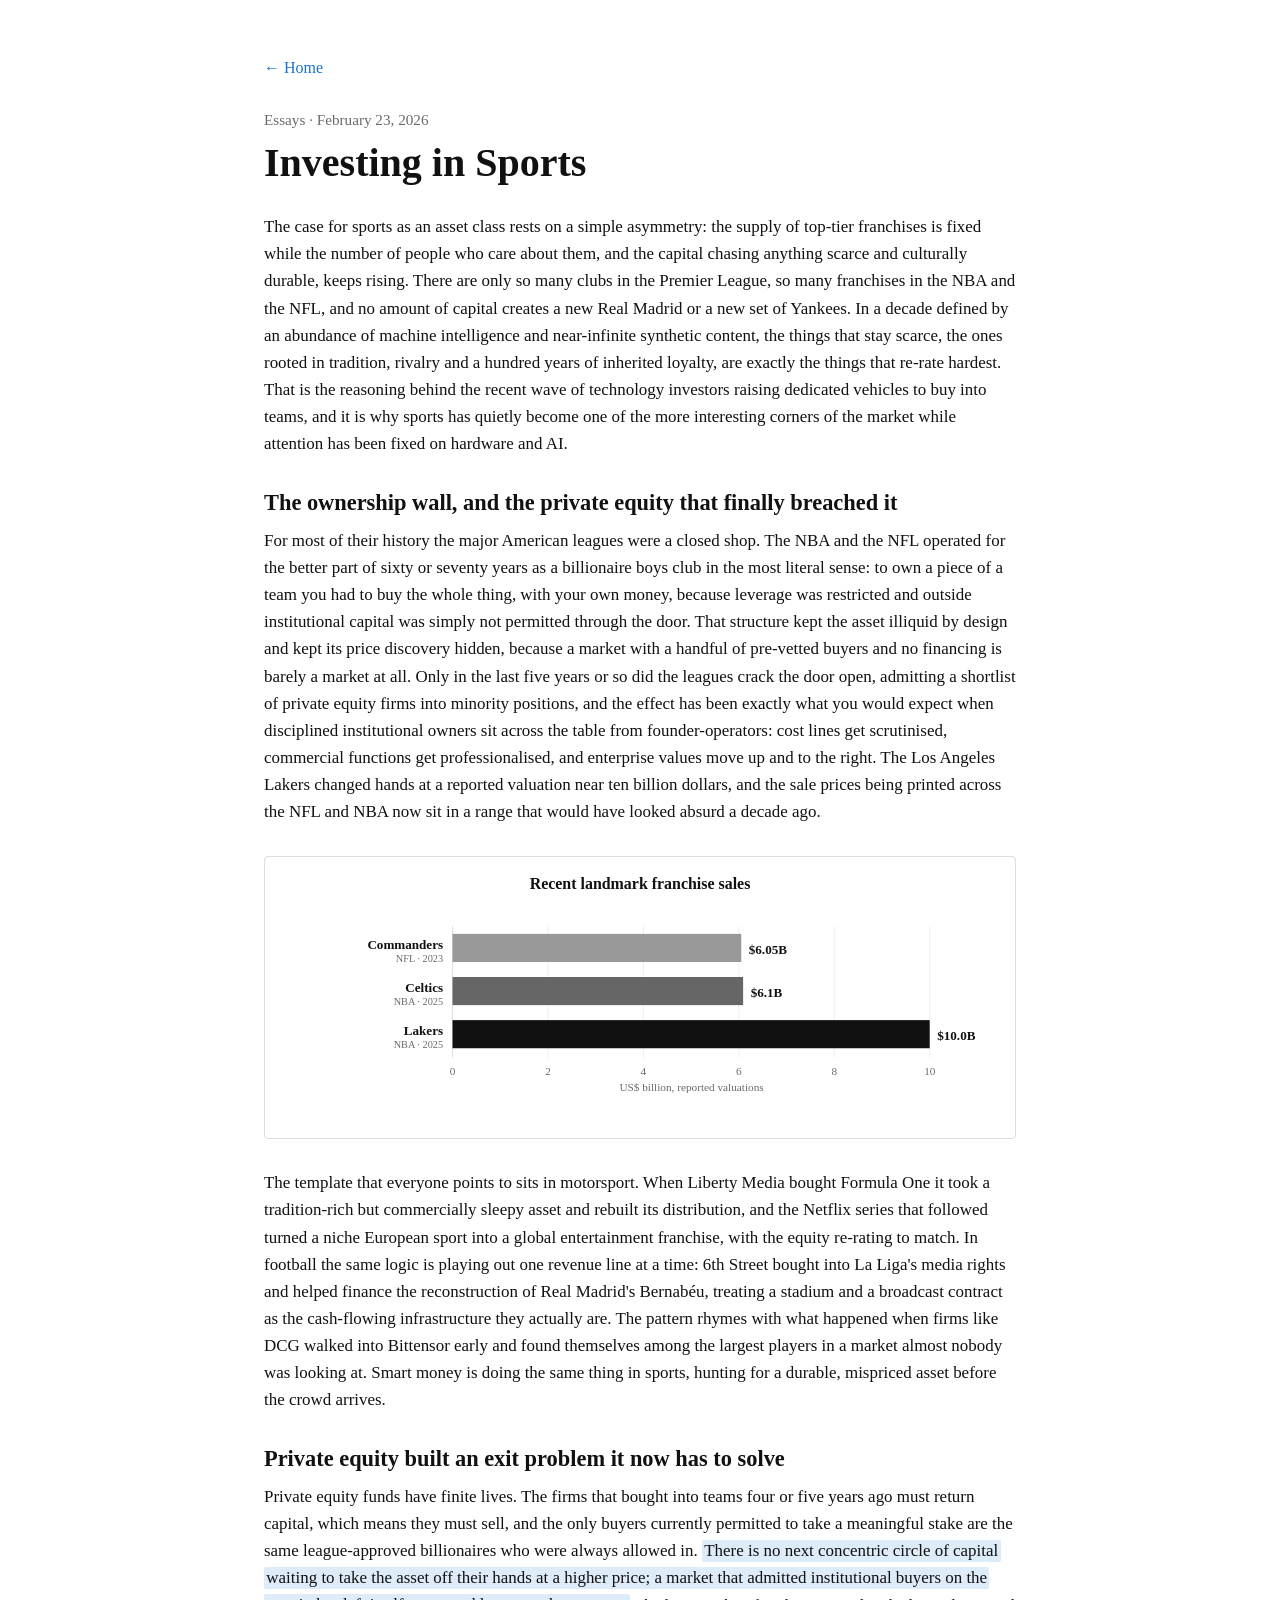
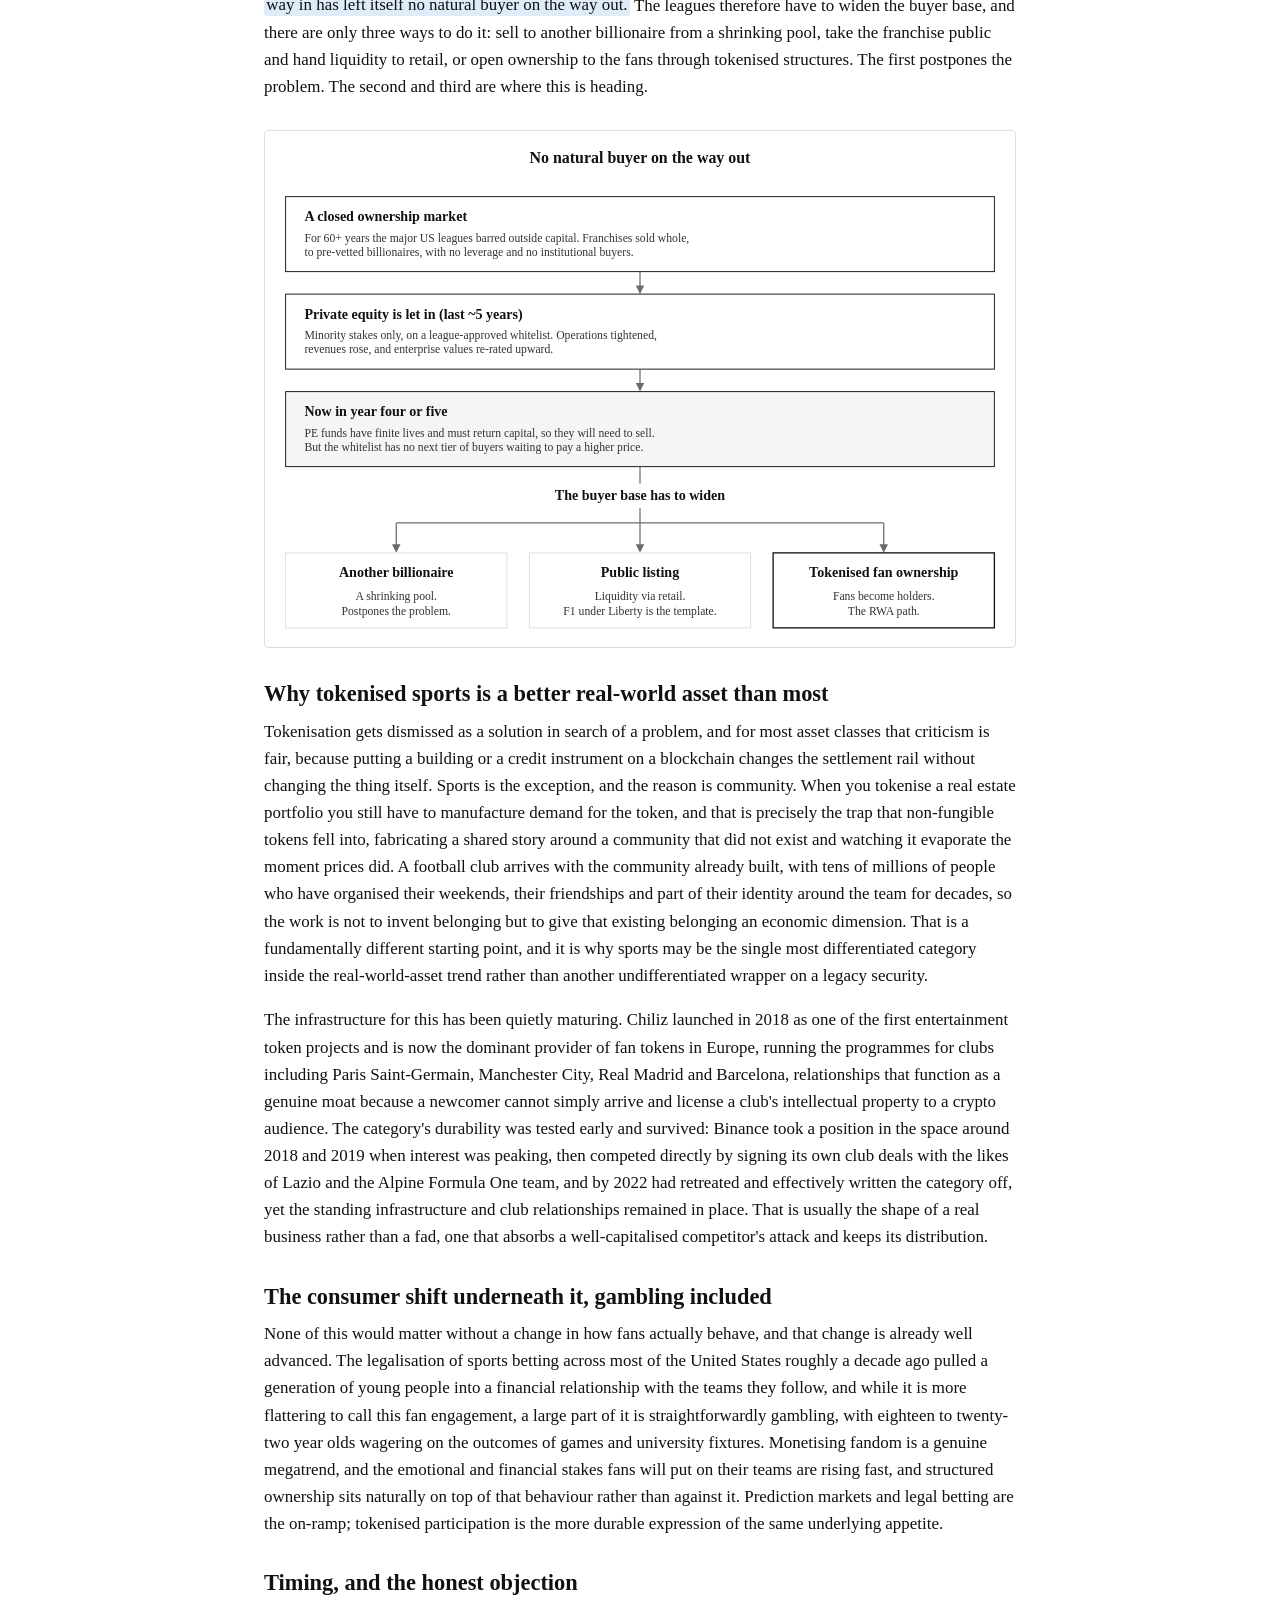
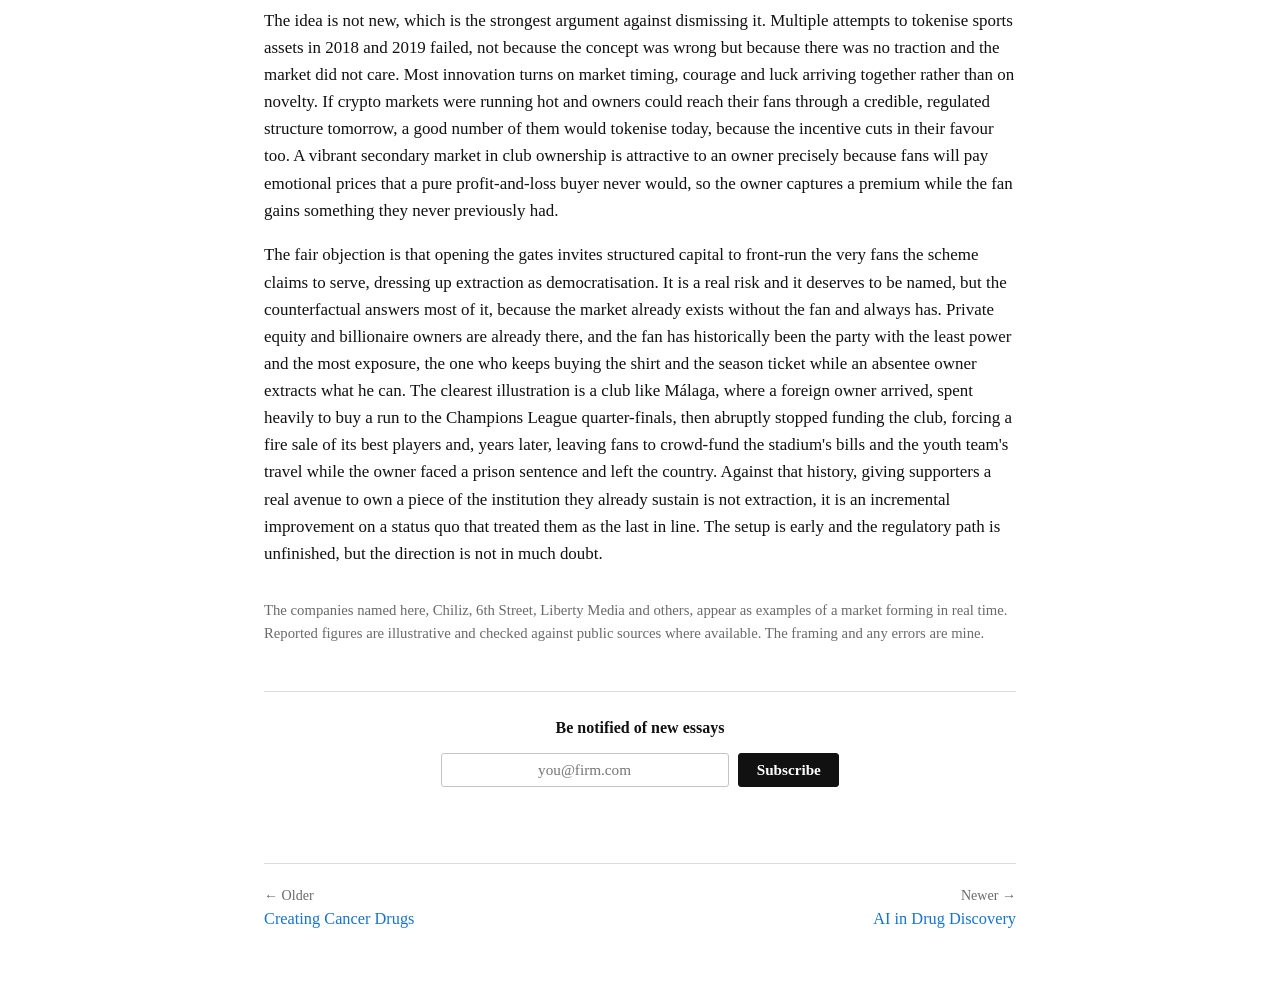
<file: posts/investing-in-sports.html>
<!DOCTYPE html>
<html lang="en">
<head>
  <meta charset="utf-8">
  <meta name="viewport" content="width=device-width, initial-scale=1">
  <title>Investing in Sports · Jack Ai-Leung</title>
  <meta name="description" content="Why sports franchises are becoming an investable asset class, how private equity created an exit-liquidity problem, and why tokenized fan ownership is the most credible way to widen the buyer base.">
  <meta property="og:title" content="Investing in Sports">
  <meta property="og:description" content="Private equity opened the door to sports ownership and created an exit problem. Tokenized fandom is the way out.">
  <meta property="og:type" content="article">
  <link rel="icon" href="/assets/favicon.svg" type="image/svg+xml">
  <meta property="og:image" content="https://jackaileung.com/assets/headshot.jpg">
  <meta name="twitter:card" content="summary">
  <link rel="stylesheet" href="../style.css">
</head>
<body>
  <main class="wrap">

    <nav class="post-nav"><a href="../index.html">← Home</a></nav>

    <header class="post-head">
      <p class="post-meta">Essays · February 23, 2026</p>
      <h1>Investing in Sports</h1>
    </header>

    <article class="article">
      <p>The case for sports as an asset class rests on a simple asymmetry: the supply of top-tier franchises is fixed while the number of people who care about them, and the capital chasing anything scarce and culturally durable, keeps rising. There are only so many clubs in the Premier League, so many franchises in the NBA and the NFL, and no amount of capital creates a new Real Madrid or a new set of Yankees. In a decade defined by an abundance of machine intelligence and near-infinite synthetic content, the things that stay scarce, the ones rooted in tradition, rivalry and a hundred years of inherited loyalty, are exactly the things that re-rate hardest. That is the reasoning behind the recent wave of technology investors raising dedicated vehicles to buy into teams, and it is why sports has quietly become one of the more interesting corners of the market while attention has been fixed on hardware and AI.</p>

      <h2>The ownership wall, and the private equity that finally breached it</h2>

      <p>For most of their history the major American leagues were a closed shop. The NBA and the NFL operated for the better part of sixty or seventy years as a billionaire boys club in the most literal sense: to own a piece of a team you had to buy the whole thing, with your own money, because leverage was restricted and outside institutional capital was simply not permitted through the door. That structure kept the asset illiquid by design and kept its price discovery hidden, because a market with a handful of pre-vetted buyers and no financing is barely a market at all. Only in the last five years or so did the leagues crack the door open, admitting a shortlist of private equity firms into minority positions, and the effect has been exactly what you would expect when disciplined institutional owners sit across the table from founder-operators: cost lines get scrutinised, commercial functions get professionalised, and enterprise values move up and to the right. The Los Angeles Lakers changed hands at a reported valuation near ten billion dollars, and the sale prices being printed across the NFL and NBA now sit in a range that would have looked absurd a decade ago.</p>

      <figure class="figure">
        <svg id="f1" viewBox="0 0 800 300" xmlns="http://www.w3.org/2000/svg" role="img" aria-label="Bar chart of recent landmark US sports franchise sales by reported valuation">
          <style>
            #f1 .t{font-family:'Times New Roman',Times,Georgia,serif;fill:#111111}
            #f1 .ttl{font-size:17px;font-weight:700}
            #f1 .sm{font-size:12px;fill:#6a6a6a}
            #f1 .lbl{font-size:14px;font-weight:700}
            #f1 .sub{font-size:11px;fill:#6a6a6a}
            #f1 .val{font-size:14px;font-weight:700}
          </style>
          <text x="400" y="34" text-anchor="middle" class="t ttl">Recent landmark franchise sales</text>
          <!-- gridlines -->
          <g stroke="#eeeeee" stroke-width="1">
            <line x1="301.8" y1="74" x2="301.8" y2="214"/>
            <line x1="403.6" y1="74" x2="403.6" y2="214"/>
            <line x1="505.5" y1="74" x2="505.5" y2="214"/>
            <line x1="607.3" y1="74" x2="607.3" y2="214"/>
            <line x1="709.1" y1="74" x2="709.1" y2="214"/>
          </g>
          <line x1="200" y1="74" x2="200" y2="214" stroke="#dddddd" stroke-width="1"/>
          <!-- bars -->
          <rect x="200" y="82" width="308" height="30" fill="#999999"/>
          <rect x="200" y="128" width="310" height="30" fill="#666666"/>
          <rect x="200" y="174" width="509" height="30" fill="#111111"/>
          <!-- value labels -->
          <text x="516" y="103" class="t val">$6.05B</text>
          <text x="518" y="149" class="t val">$6.1B</text>
          <text x="717" y="195" class="t val">$10.0B</text>
          <!-- row labels -->
          <text x="190" y="98" text-anchor="end" class="t lbl">Commanders</text>
          <text x="190" y="112" text-anchor="end" class="t sub">NFL · 2023</text>
          <text x="190" y="144" text-anchor="end" class="t lbl">Celtics</text>
          <text x="190" y="158" text-anchor="end" class="t sub">NBA · 2025</text>
          <text x="190" y="190" text-anchor="end" class="t lbl">Lakers</text>
          <text x="190" y="204" text-anchor="end" class="t sub">NBA · 2025</text>
          <!-- axis labels -->
          <g class="t sm" text-anchor="middle">
            <text x="200" y="232">0</text>
            <text x="301.8" y="232">2</text>
            <text x="403.6" y="232">4</text>
            <text x="505.5" y="232">6</text>
            <text x="607.3" y="232">8</text>
            <text x="709.1" y="232">10</text>
          </g>
                  <text x="455" y="250" text-anchor="middle" class="t sm">US$ billion, reported valuations</text>
        </svg>
      </figure>

      <p>The template that everyone points to sits in motorsport. When Liberty Media bought Formula One it took a tradition-rich but commercially sleepy asset and rebuilt its distribution, and the Netflix series that followed turned a niche European sport into a global entertainment franchise, with the equity re-rating to match. In football the same logic is playing out one revenue line at a time: 6th Street bought into La Liga's media rights and helped finance the reconstruction of Real Madrid's Bernabéu, treating a stadium and a broadcast contract as the cash-flowing infrastructure they actually are. The pattern rhymes with what happened when firms like DCG walked into Bittensor early and found themselves among the largest players in a market almost nobody was looking at. Smart money is doing the same thing in sports, hunting for a durable, mispriced asset before the crowd arrives.</p>

      <h2>Private equity built an exit problem it now has to solve</h2>

      <p>Private equity funds have finite lives. The firms that bought into teams four or five years ago must return capital, which means they must sell, and the only buyers currently permitted to take a meaningful stake are the same league-approved billionaires who were always allowed in. <mark class="hl">There is no next concentric circle of capital waiting to take the asset off their hands at a higher price; a market that admitted institutional buyers on the way in has left itself no natural buyer on the way out.</mark> The leagues therefore have to widen the buyer base, and there are only three ways to do it: sell to another billionaire from a shrinking pool, take the franchise public and hand liquidity to retail, or open ownership to the fans through tokenised structures. The first postpones the problem. The second and third are where this is heading.</p>

      <figure class="figure">
        <svg id="f2" viewBox="0 0 800 550" xmlns="http://www.w3.org/2000/svg" role="img" aria-label="Diagram of how private equity entry into sports leagues creates an exit-liquidity problem with three ways to widen the buyer base">
          <defs>
            <marker id="ah" viewBox="0 0 10 10" refX="8" refY="5" markerWidth="7" markerHeight="7" orient="auto-start-reverse">
              <path d="M0,0 L10,5 L0,10 z" fill="#6a6a6a"/>
            </marker>
          </defs>
          <text x="400" y="34" text-anchor="middle" class="t bt" style="font-size:17px">No natural buyer on the way out</text>
          <style>
            #f2 .t{font-family:'Times New Roman',Times,Georgia,serif;fill:#111111}
            #f2 .bt{font-size:15px;font-weight:700}
            #f2 .bd{font-size:12.5px;fill:#333333}
            #f2 .ar{stroke:#6a6a6a;stroke-width:1.3;fill:none}
          </style>
          <!-- A -->
          <rect x="22" y="70.0" width="756" height="80" fill="#ffffff" stroke="#111111" stroke-width="1"/>
          <text x="42" y="96.0" class="t bt">A closed ownership market</text>
          <text x="42" y="118.0" class="t bd">For 60+ years the major US leagues barred outside capital. Franchises sold whole,</text>
          <text x="42" y="133.0" class="t bd">to pre-vetted billionaires, with no leverage and no institutional buyers.</text>
          <line x1="400" y1="150.0" x2="400" y2="172.0" class="ar" marker-end="url(#ah)"/>
          <!-- B -->
          <rect x="22" y="174.0" width="756" height="80" fill="#ffffff" stroke="#111111" stroke-width="1"/>
          <text x="42" y="200.0" class="t bt">Private equity is let in (last ~5 years)</text>
          <text x="42" y="222.0" class="t bd">Minority stakes only, on a league-approved whitelist. Operations tightened,</text>
          <text x="42" y="237.0" class="t bd">revenues rose, and enterprise values re-rated upward.</text>
          <line x1="400" y1="254.0" x2="400" y2="276.0" class="ar" marker-end="url(#ah)"/>
          <!-- C -->
          <rect x="22" y="278.0" width="756" height="80" fill="#f5f5f5" stroke="#111111" stroke-width="1"/>
          <text x="42" y="304.0" class="t bt">Now in year four or five</text>
          <text x="42" y="326.0" class="t bd">PE funds have finite lives and must return capital, so they will need to sell.</text>
          <text x="42" y="341.0" class="t bd">But the whitelist has no next tier of buyers waiting to pay a higher price.</text>
          <!-- connector breaks around the label rather than striking through it -->
          <line x1="400" y1="358.0" x2="400" y2="376.0" class="ar"/>
          <text x="400" y="394.0" text-anchor="middle" class="t bt">The buyer base has to widen</text>
          <line x1="400" y1="402.0" x2="400" y2="418.0" class="ar"/>
          <!-- distribution bus -->
          <line x1="140" y1="418.0" x2="660" y2="418.0" class="ar"/>
          <line x1="140" y1="418.0" x2="140" y2="448.0" class="ar" marker-end="url(#ah)"/>
          <line x1="400" y1="418.0" x2="400" y2="448.0" class="ar" marker-end="url(#ah)"/>
          <line x1="660" y1="418.0" x2="660" y2="448.0" class="ar" marker-end="url(#ah)"/>
          <!-- three boxes -->
          <rect x="22" y="450.0" width="236" height="80" fill="#ffffff" stroke="#dddddd" stroke-width="1"/>
          <text x="140" y="476.0" text-anchor="middle" class="t bt">Another billionaire</text>
          <text x="140" y="500.0" text-anchor="middle" class="t bd">A shrinking pool.</text>
          <text x="140" y="516.0" text-anchor="middle" class="t bd">Postpones the problem.</text>
          <rect x="282" y="450.0" width="236" height="80" fill="#ffffff" stroke="#dddddd" stroke-width="1"/>
          <text x="400" y="476.0" text-anchor="middle" class="t bt">Public listing</text>
          <text x="400" y="500.0" text-anchor="middle" class="t bd">Liquidity via retail.</text>
          <text x="400" y="516.0" text-anchor="middle" class="t bd">F1 under Liberty is the template.</text>
          <rect x="542" y="450.0" width="236" height="80" fill="#ffffff" stroke="#111111" stroke-width="1.4"/>
          <text x="660" y="476.0" text-anchor="middle" class="t bt">Tokenised fan ownership</text>
          <text x="660" y="500.0" text-anchor="middle" class="t bd">Fans become holders.</text>
          <text x="660" y="516.0" text-anchor="middle" class="t bd">The RWA path.</text>
        </svg>
      </figure>

      <h2>Why tokenised sports is a better real-world asset than most</h2>

      <p>Tokenisation gets dismissed as a solution in search of a problem, and for most asset classes that criticism is fair, because putting a building or a credit instrument on a blockchain changes the settlement rail without changing the thing itself. Sports is the exception, and the reason is community. When you tokenise a real estate portfolio you still have to manufacture demand for the token, and that is precisely the trap that non-fungible tokens fell into, fabricating a shared story around a community that did not exist and watching it evaporate the moment prices did. A football club arrives with the community already built, with tens of millions of people who have organised their weekends, their friendships and part of their identity around the team for decades, so the work is not to invent belonging but to give that existing belonging an economic dimension. That is a fundamentally different starting point, and it is why sports may be the single most differentiated category inside the real-world-asset trend rather than another undifferentiated wrapper on a legacy security.</p>

      <p>The infrastructure for this has been quietly maturing. Chiliz launched in 2018 as one of the first entertainment token projects and is now the dominant provider of fan tokens in Europe, running the programmes for clubs including Paris Saint-Germain, Manchester City, Real Madrid and Barcelona, relationships that function as a genuine moat because a newcomer cannot simply arrive and license a club's intellectual property to a crypto audience. The category's durability was tested early and survived: Binance took a position in the space around 2018 and 2019 when interest was peaking, then competed directly by signing its own club deals with the likes of Lazio and the Alpine Formula One team, and by 2022 had retreated and effectively written the category off, yet the standing infrastructure and club relationships remained in place. That is usually the shape of a real business rather than a fad, one that absorbs a well-capitalised competitor's attack and keeps its distribution.</p>

      

      <h2>The consumer shift underneath it, gambling included</h2>

      <p>None of this would matter without a change in how fans actually behave, and that change is already well advanced. The legalisation of sports betting across most of the United States roughly a decade ago pulled a generation of young people into a financial relationship with the teams they follow, and while it is more flattering to call this fan engagement, a large part of it is straightforwardly gambling, with eighteen to twenty-two year olds wagering on the outcomes of games and university fixtures. Monetising fandom is a genuine megatrend, and the emotional and financial stakes fans will put on their teams are rising fast, and structured ownership sits naturally on top of that behaviour rather than against it. Prediction markets and legal betting are the on-ramp; tokenised participation is the more durable expression of the same underlying appetite.</p>

      <h2>Timing, and the honest objection</h2>

      <p>The idea is not new, which is the strongest argument against dismissing it. Multiple attempts to tokenise sports assets in 2018 and 2019 failed, not because the concept was wrong but because there was no traction and the market did not care. Most innovation turns on market timing, courage and luck arriving together rather than on novelty. If crypto markets were running hot and owners could reach their fans through a credible, regulated structure tomorrow, a good number of them would tokenise today, because the incentive cuts in their favour too. A vibrant secondary market in club ownership is attractive to an owner precisely because fans will pay emotional prices that a pure profit-and-loss buyer never would, so the owner captures a premium while the fan gains something they never previously had.</p>

      <p>The fair objection is that opening the gates invites structured capital to front-run the very fans the scheme claims to serve, dressing up extraction as democratisation. It is a real risk and it deserves to be named, but the counterfactual answers most of it, because the market already exists without the fan and always has. Private equity and billionaire owners are already there, and the fan has historically been the party with the least power and the most exposure, the one who keeps buying the shirt and the season ticket while an absentee owner extracts what he can. The clearest illustration is a club like Málaga, where a foreign owner arrived, spent heavily to buy a run to the Champions League quarter-finals, then abruptly stopped funding the club, forcing a fire sale of its best players and, years later, leaving fans to crowd-fund the stadium's bills and the youth team's travel while the owner faced a prison sentence and left the country. Against that history, giving supporters a real avenue to own a piece of the institution they already sustain is not extraction, it is an incremental improvement on a status quo that treated them as the last in line. The setup is early and the regulatory path is unfinished, but the direction is not in much doubt.</p>

      <div class="source-note">
        The companies named here, Chiliz, 6th Street, Liberty Media and others, appear as examples of a market forming in real time. Reported figures are illustrative and checked against public sources where available. The framing and any errors are mine.
      </div>
    </article>

      <section class="subscribe" aria-labelledby="sub-h">
        <p class="sub-h" id="sub-h">Be notified of new essays</p>
        <form class="sub-form" action="https://buttondown.com/api/emails/embed-subscribe/jackaileung" method="post" target="_blank" rel="noopener" novalidate>
          <label class="sr-only" for="sub-email">Email address</label>
          <input id="sub-email" type="email" name="email" placeholder="you@firm.com" autocomplete="email" required>
          <button type="submit">Subscribe</button>
        </form>
        <p class="sub-msg" role="status" aria-live="polite"></p>
      </section>

      <nav class="post-foot-nav" aria-label="More essays">
        <a class="pfn-prev" href="creating-cancer-drugs.html">
          <span class="pfn-label">← Older</span>
          <span class="pfn-title">Creating Cancer Drugs</span>
        </a>
        <a class="pfn-next" href="ai-in-drug-discovery.html">
          <span class="pfn-label">Newer →</span>
          <span class="pfn-title">AI in Drug Discovery</span>
        </a>
      </nav>


  </main>
  <script src="../subscribe.js"></script>
  <script src="../figure-zoom.js"></script>
</body>
</html>
</file>
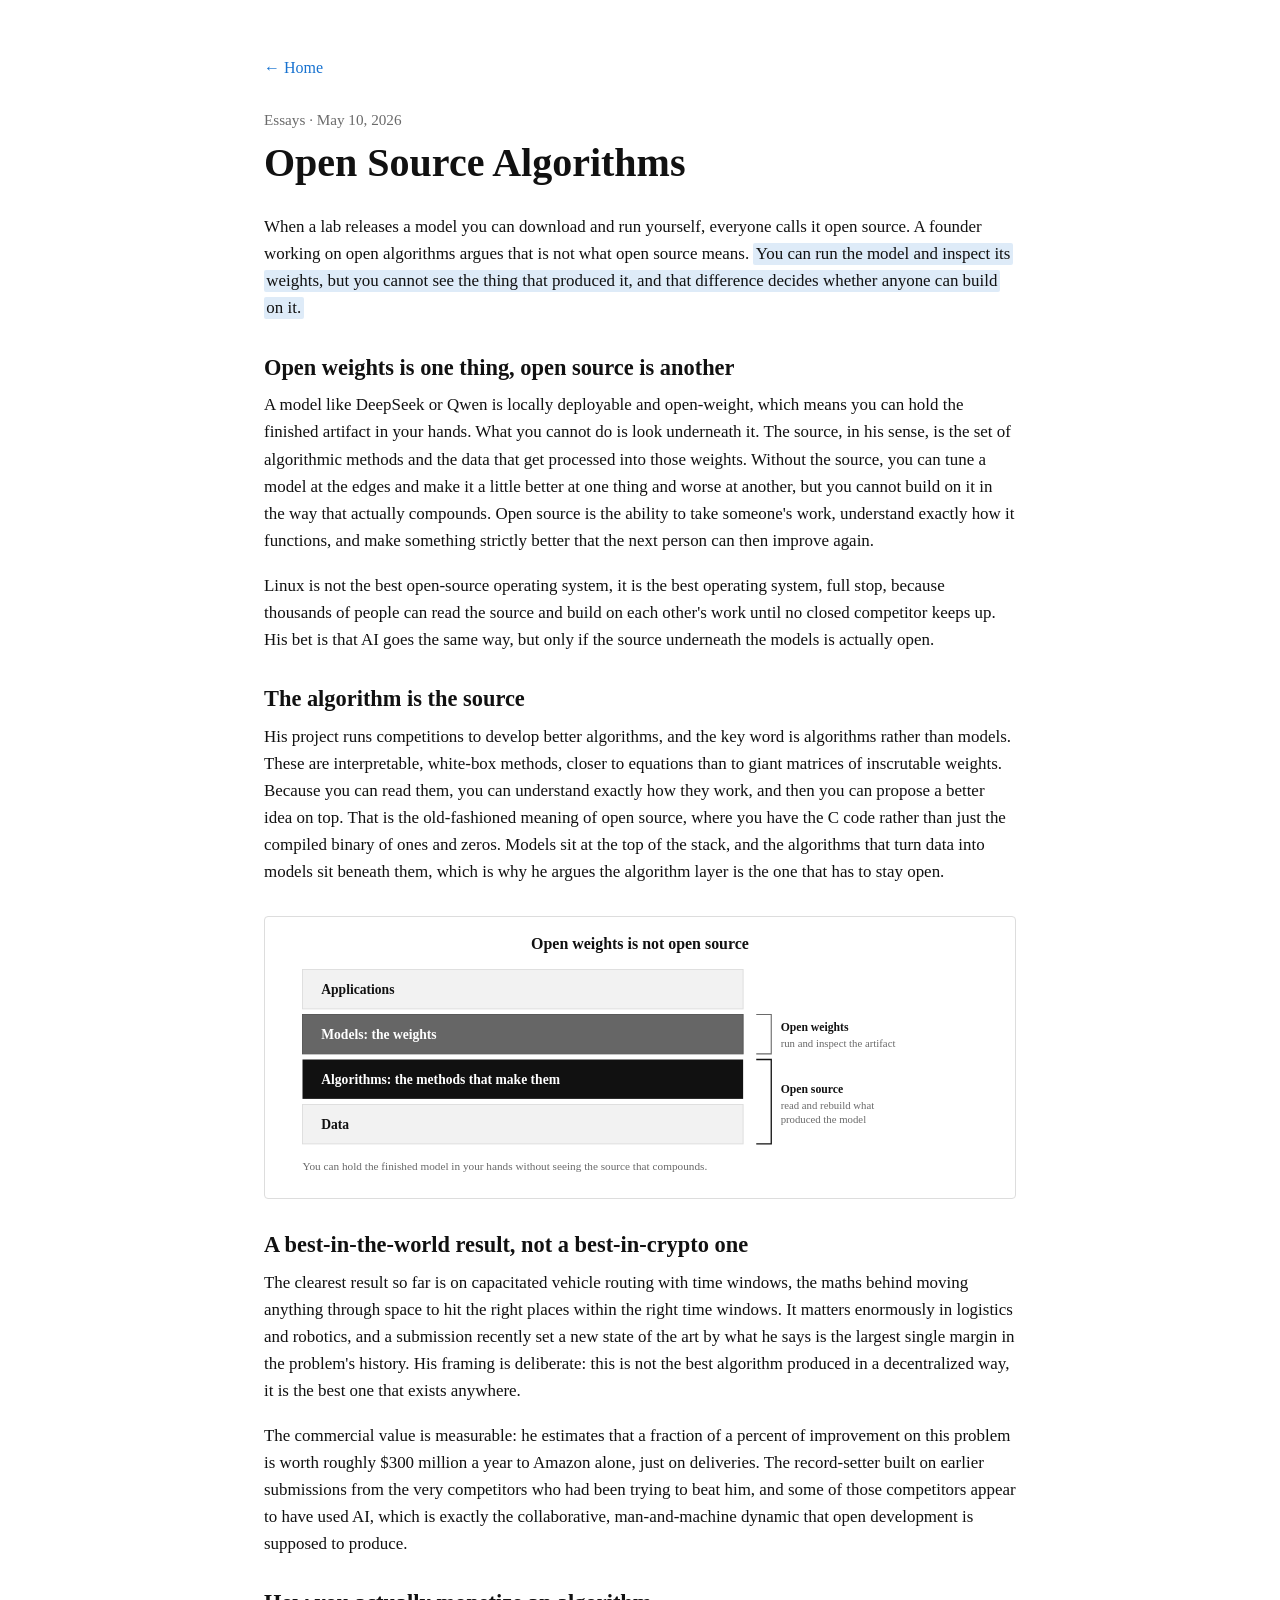
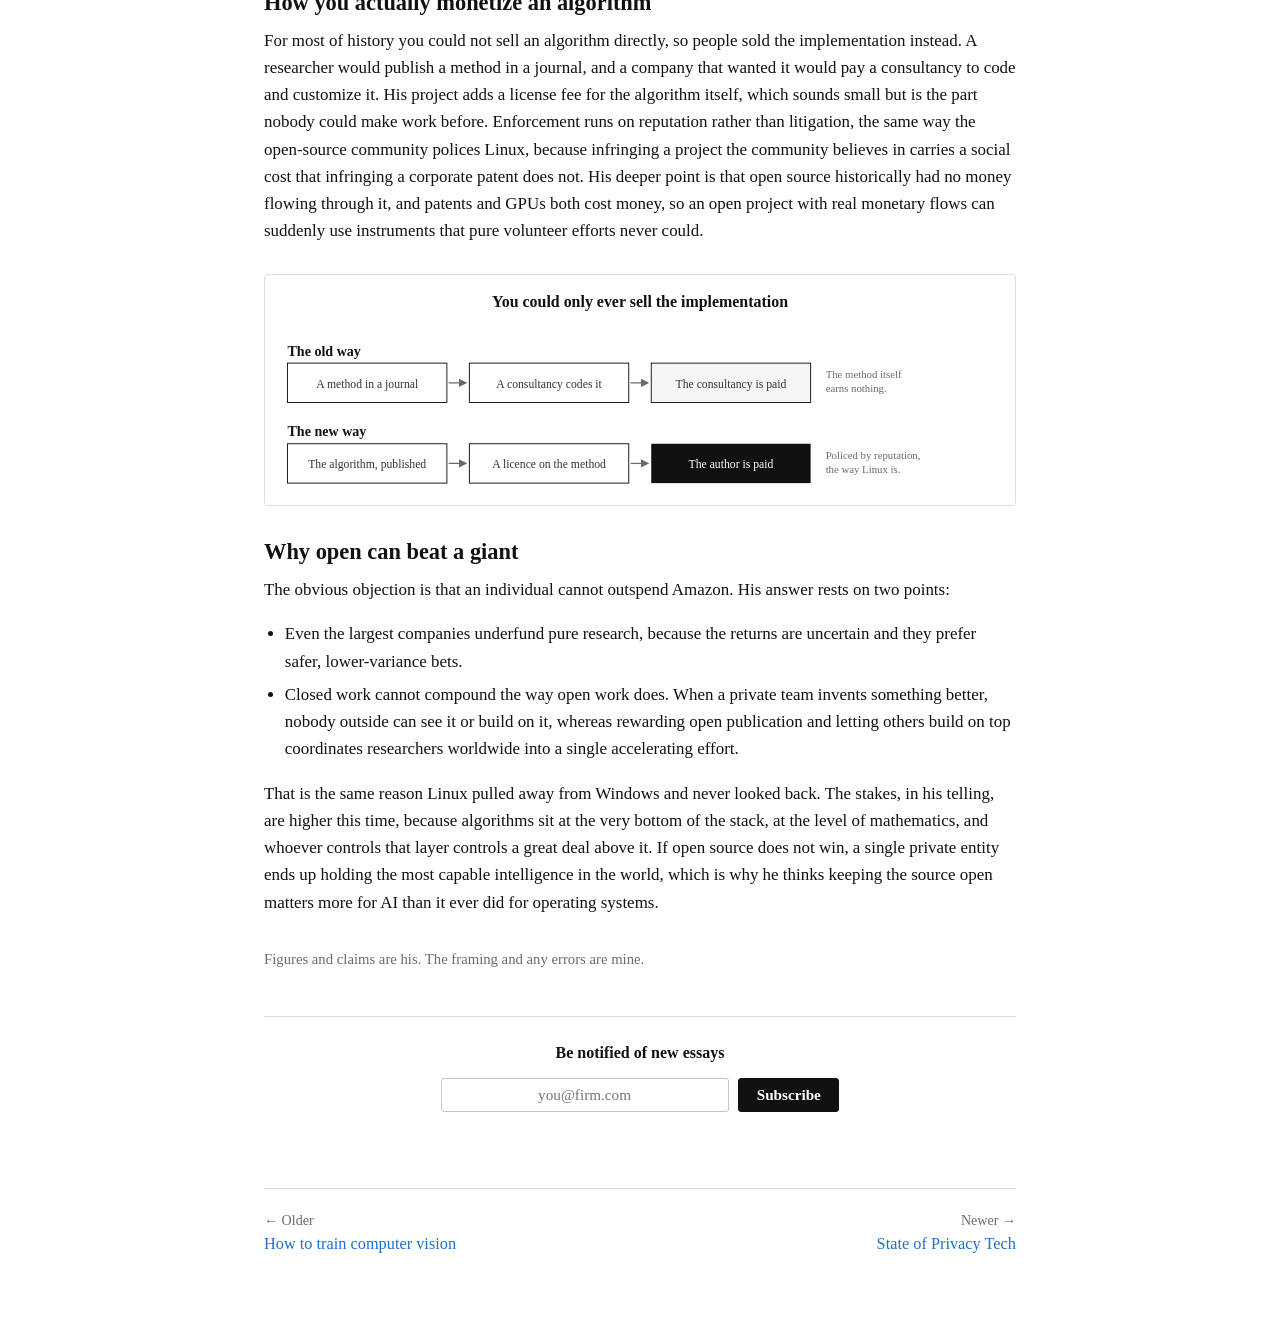
<file: posts/open-source-algorithms.html>
<!DOCTYPE html>
<html lang="en">
<head>
  <meta charset="utf-8">
  <meta name="viewport" content="width=device-width, initial-scale=1">
  <title>Open Source Algorithms · Jack Ai-Leung</title>
  <meta name="description" content="Why open weights is not open source, and why the algorithm layer beneath AI models may be the most important thing to keep open.">
  <meta property="og:title" content="Open Source Algorithms">
  <meta property="og:description" content="Open weights is not open source. The algorithm layer beneath the models is what matters.">
  <meta property="og:type" content="article">
  <link rel="icon" href="/assets/favicon.svg" type="image/svg+xml">
  <meta property="og:image" content="https://jackaileung.com/assets/headshot.jpg">
  <meta name="twitter:card" content="summary">
  <link rel="stylesheet" href="../style.css">
</head>
<body>
  <main class="wrap">

    <nav class="post-nav"><a href="../index.html">← Home</a></nav>

    <header class="post-head">
      <p class="post-meta">Essays · May 10, 2026</p>
      <h1>Open Source Algorithms</h1>
    </header>

    <article class="article">
      <p>When a lab releases a model you can download and run yourself, everyone calls it open source. A founder working on open algorithms argues that is not what open source means. <mark class="hl">You can run the model and inspect its weights, but you cannot see the thing that produced it, and that difference decides whether anyone can build on it.</mark></p>

      <h2>Open weights is one thing, open source is another</h2>

      <p>A model like DeepSeek or Qwen is locally deployable and open-weight, which means you can hold the finished artifact in your hands. What you cannot do is look underneath it. The source, in his sense, is the set of algorithmic methods and the data that get processed into those weights. Without the source, you can tune a model at the edges and make it a little better at one thing and worse at another, but you cannot build on it in the way that actually compounds. Open source is the ability to take someone's work, understand exactly how it functions, and make something strictly better that the next person can then improve again.</p>

      <p>Linux is not the best open-source operating system, it is the best operating system, full stop, because thousands of people can read the source and build on each other's work until no closed competitor keeps up. His bet is that AI goes the same way, but only if the source underneath the models is actually open.</p>

      <h2>The algorithm is the source</h2>

      <p>His project runs competitions to develop better algorithms, and the key word is algorithms rather than models. These are interpretable, white-box methods, closer to equations than to giant matrices of inscrutable weights. Because you can read them, you can understand exactly how they work, and then you can propose a better idea on top. That is the old-fashioned meaning of open source, where you have the C code rather than just the compiled binary of ones and zeros. Models sit at the top of the stack, and the algorithms that turn data into models sit beneath them, which is why he argues the algorithm layer is the one that has to stay open.</p>

      <figure class="figure">
        <svg id="f1" viewBox="0 0 800 300" xmlns="http://www.w3.org/2000/svg" role="img" aria-label="Layered AI stack showing that open weights exposes only the finished model, while open source exposes the algorithm layer that produces it">
          <style>
            #f1 .t{font-family:'Times New Roman',Times,Georgia,serif;fill:#111111}
            #f1 .ttl{font-size:17px;font-weight:700}
            #f1 .sm{font-size:12px;fill:#6a6a6a}
            #f1 .lyr{font-size:14.5px;font-weight:700}
            #f1 .lyrw{font-size:14.5px;font-weight:700;fill:#ffffff}
            #f1 .an{font-size:12.5px;font-weight:700}
            #f1 .and{font-size:11.5px;fill:#6a6a6a}
          </style>
          <text x="400" y="34" text-anchor="middle" class="t ttl">Open weights is not open source</text>
          <!-- stack -->
          <rect x="40" y="56" width="470" height="42" fill="#f2f2f2" stroke="#dddddd"/>
          <text x="60" y="82" class="t lyr">Applications</text>
          <rect x="40" y="104" width="470" height="42" fill="#666666" stroke="#555555"/>
          <text x="60" y="130" class="t lyr" style="fill:#ffffff">Models: the weights</text>
          <rect x="40" y="152" width="470" height="42" fill="#111111"/>
          <text x="60" y="178" class="t lyr" style="fill:#ffffff">Algorithms: the methods that make them</text>
          <rect x="40" y="200" width="470" height="42" fill="#f2f2f2" stroke="#dddddd"/>
          <text x="60" y="226" class="t lyr">Data</text>
          <!-- brackets -->
          <path d="M524,104 L540,104 L540,146 L524,146" fill="none" stroke="#6a6a6a" stroke-width="1.2"/>
          <text x="550" y="122" class="t an">Open weights</text>
          <text x="550" y="139" class="t and">run and inspect the artifact</text>
          <path d="M524,152 L540,152 L540,242 L524,242" fill="none" stroke="#111111" stroke-width="1.4"/>
          <text x="550" y="188" class="t an">Open source</text>
          <text x="550" y="205" class="t and">read and rebuild what</text>
          <text x="550" y="220" class="t and">produced the model</text>
          <text x="40" y="270" class="t sm">You can hold the finished model in your hands without seeing the source that compounds.</text>
        </svg>
      </figure>

      <h2>A best-in-the-world result, not a best-in-crypto one</h2>

      <p>The clearest result so far is on capacitated vehicle routing with time windows, the maths behind moving anything through space to hit the right places within the right time windows. It matters enormously in logistics and robotics, and a submission recently set a new state of the art by what he says is the largest single margin in the problem's history. His framing is deliberate: this is not the best algorithm produced in a decentralized way, it is the best one that exists anywhere.</p>

      <p>The commercial value is measurable: he estimates that a fraction of a percent of improvement on this problem is worth roughly $300 million a year to Amazon alone, just on deliveries. The record-setter built on earlier submissions from the very competitors who had been trying to beat him, and some of those competitors appear to have used AI, which is exactly the collaborative, man-and-machine dynamic that open development is supposed to produce.</p>

      <h2>How you actually monetize an algorithm</h2>

      <p>For most of history you could not sell an algorithm directly, so people sold the implementation instead. A researcher would publish a method in a journal, and a company that wanted it would pay a consultancy to code and customize it. His project adds a license fee for the algorithm itself, which sounds small but is the part nobody could make work before. Enforcement runs on reputation rather than litigation, the same way the open-source community polices Linux, because infringing a project the community believes in carries a social cost that infringing a corporate patent does not. His deeper point is that open source historically had no money flowing through it, and patents and GPUs both cost money, so an open project with real monetary flows can suddenly use instruments that pure volunteer efforts never could.</p>

      
      <figure class="figure">
        <svg id="f3" viewBox="0 0 800 245" xmlns="http://www.w3.org/2000/svg" role="img" aria-label="Two flows compared: the old route where a journal method is coded by a consultancy that collects the fee, and the new route where a licence on the method itself pays the author">
          <defs>
            <marker id="f3a" viewBox="0 0 10 10" refX="8" refY="5" markerWidth="7" markerHeight="7" orient="auto-start-reverse">
              <path d="M0,0 L10,5 L0,10 z" fill="#6a6a6a"/>
            </marker>
          </defs>
          <style>
            #f3 .t{font-family:'Times New Roman',Times,Georgia,serif;fill:#111111}
            #f3 .ttl{font-size:17px;font-weight:700}
            #f3 .sub{font-size:12.5px;fill:#6a6a6a}
            #f3 .hd{font-size:15px;font-weight:700}
            #f3 .nd{font-size:13.5px;font-weight:700}
            #f3 .bd{font-size:12.5px;fill:#333333}
            #f3 .sm{font-size:11.5px;fill:#6a6a6a}
            #f3 .ax{font-size:11.5px;fill:#6a6a6a}
            #f3 .ar{stroke:#6a6a6a;stroke-width:1.3;fill:none}
          </style>
          <text x="400" y="34" text-anchor="middle" class="t ttl">You could only ever sell the implementation</text>
          <text x="24" y="86" class="t hd">The old way</text>
          <rect x="24" y="94" width="170" height="42" fill="#ffffff" stroke="#111111"/>
          <text x="109" y="120" text-anchor="middle" class="t bd">A method in a journal</text>
          <line x1="196" y1="115" x2="214" y2="115" class="ar" marker-end="url(#f3a)"/>
          <rect x="218" y="94" width="170" height="42" fill="#ffffff" stroke="#111111"/>
          <text x="303" y="120" text-anchor="middle" class="t bd">A consultancy codes it</text>
          <line x1="390" y1="115" x2="408" y2="115" class="ar" marker-end="url(#f3a)"/>
          <rect x="412" y="94" width="170" height="42" fill="#f5f5f5" stroke="#111111"/>
          <text x="497" y="120" text-anchor="middle" class="t bd">The consultancy is paid</text>
          <text x="598" y="110" class="t sm">The method itself</text>
          <text x="598" y="125" class="t sm">earns nothing.</text>
          <text x="24" y="172" class="t hd">The new way</text>
          <rect x="24" y="180" width="170" height="42" fill="#ffffff" stroke="#111111"/>
          <text x="109" y="206" text-anchor="middle" class="t bd">The algorithm, published</text>
          <line x1="196" y1="201" x2="214" y2="201" class="ar" marker-end="url(#f3a)"/>
          <rect x="218" y="180" width="170" height="42" fill="#ffffff" stroke="#111111"/>
          <text x="303" y="206" text-anchor="middle" class="t bd">A licence on the method</text>
          <line x1="390" y1="201" x2="408" y2="201" class="ar" marker-end="url(#f3a)"/>
          <rect x="412" y="180" width="170" height="42" fill="#111111"/>
          <text x="497" y="206" text-anchor="middle" class="t bd" style="fill:#ffffff">The author is paid</text>
          <text x="598" y="196" class="t sm">Policed by reputation,</text>
          <text x="598" y="211" class="t sm">the way Linux is.</text>
        </svg>
      </figure>

      <h2>Why open can beat a giant</h2>

      <p>The obvious objection is that an individual cannot outspend Amazon. His answer rests on two points:</p>

      <ul>
        <li>Even the largest companies underfund pure research, because the returns are uncertain and they prefer safer, lower-variance bets.</li>
        <li>Closed work cannot compound the way open work does. When a private team invents something better, nobody outside can see it or build on it, whereas rewarding open publication and letting others build on top coordinates researchers worldwide into a single accelerating effort.</li>
      </ul>

      <p>That is the same reason Linux pulled away from Windows and never looked back. The stakes, in his telling, are higher this time, because algorithms sit at the very bottom of the stack, at the level of mathematics, and whoever controls that layer controls a great deal above it. If open source does not win, a single private entity ends up holding the most capable intelligence in the world, which is why he thinks keeping the source open matters more for AI than it ever did for operating systems.</p>

      <div class="source-note">
        Figures and claims are his. The framing and any errors are mine.
      </div>
    </article>

      <section class="subscribe" aria-labelledby="sub-h">
        <p class="sub-h" id="sub-h">Be notified of new essays</p>
        <form class="sub-form" action="https://buttondown.com/api/emails/embed-subscribe/jackaileung" method="post" target="_blank" rel="noopener" novalidate>
          <label class="sr-only" for="sub-email">Email address</label>
          <input id="sub-email" type="email" name="email" placeholder="you@firm.com" autocomplete="email" required>
          <button type="submit">Subscribe</button>
        </form>
        <p class="sub-msg" role="status" aria-live="polite"></p>
      </section>

      <nav class="post-foot-nav" aria-label="More essays">
        <a class="pfn-prev" href="how-to-train-computer-vision.html">
          <span class="pfn-label">← Older</span>
          <span class="pfn-title">How to train computer vision</span>
        </a>
        <a class="pfn-next" href="state-of-privacy-tech.html">
          <span class="pfn-label">Newer →</span>
          <span class="pfn-title">State of Privacy Tech</span>
        </a>
      </nav>


  </main>
  <script src="../subscribe.js"></script>
  <script src="../figure-zoom.js"></script>
</body>
</html>
</file>
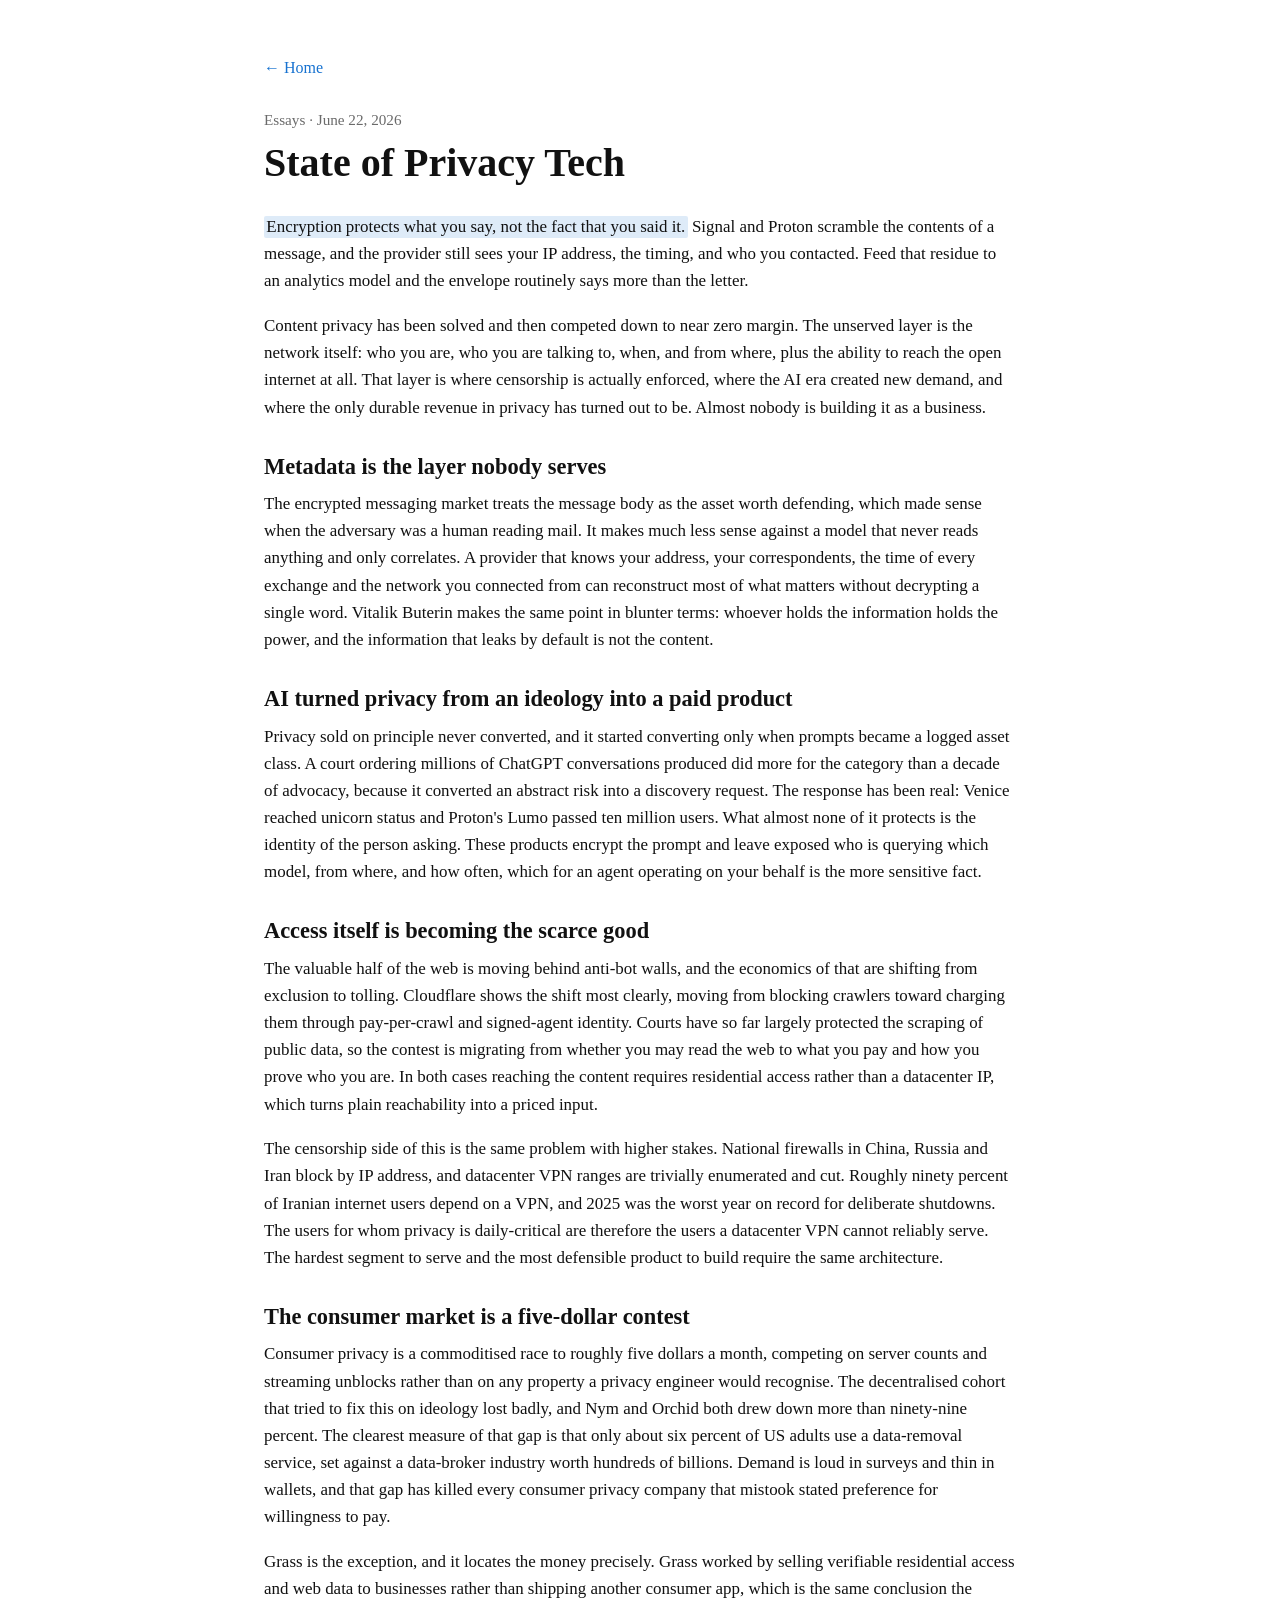
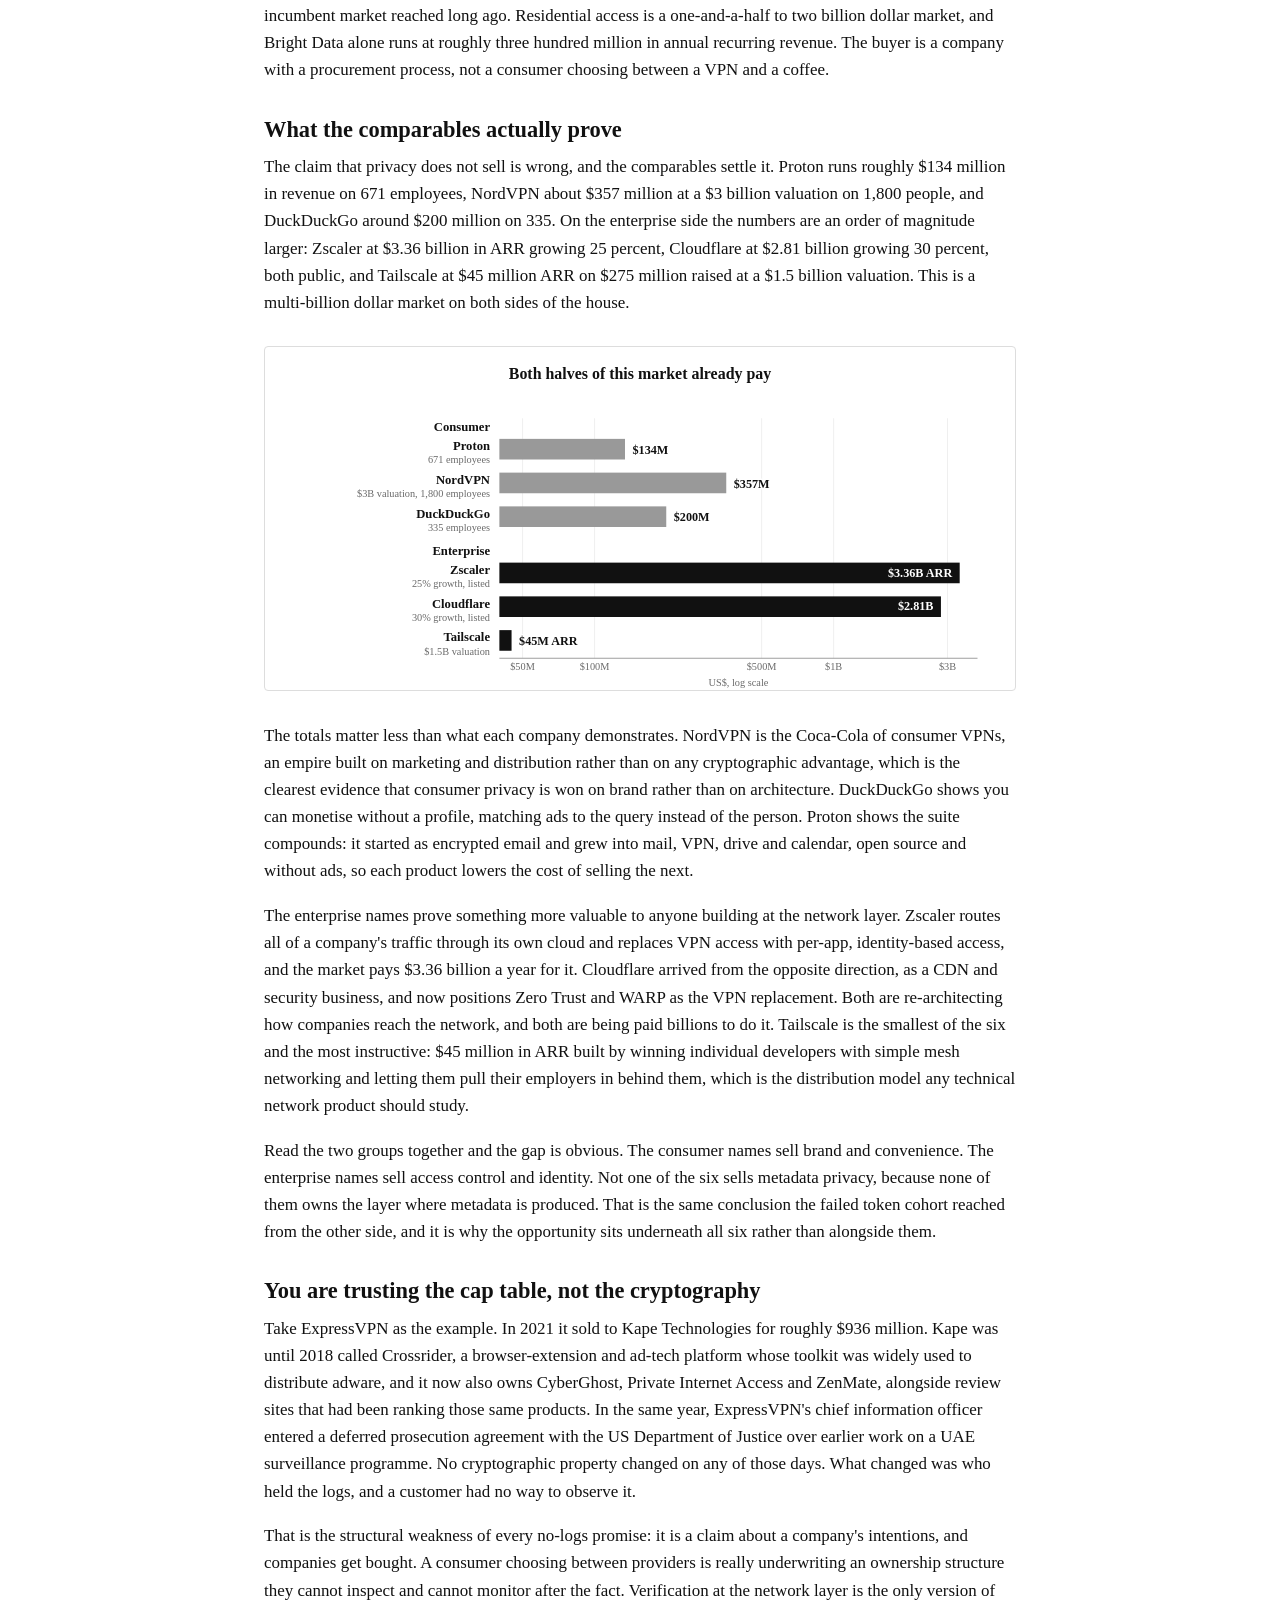
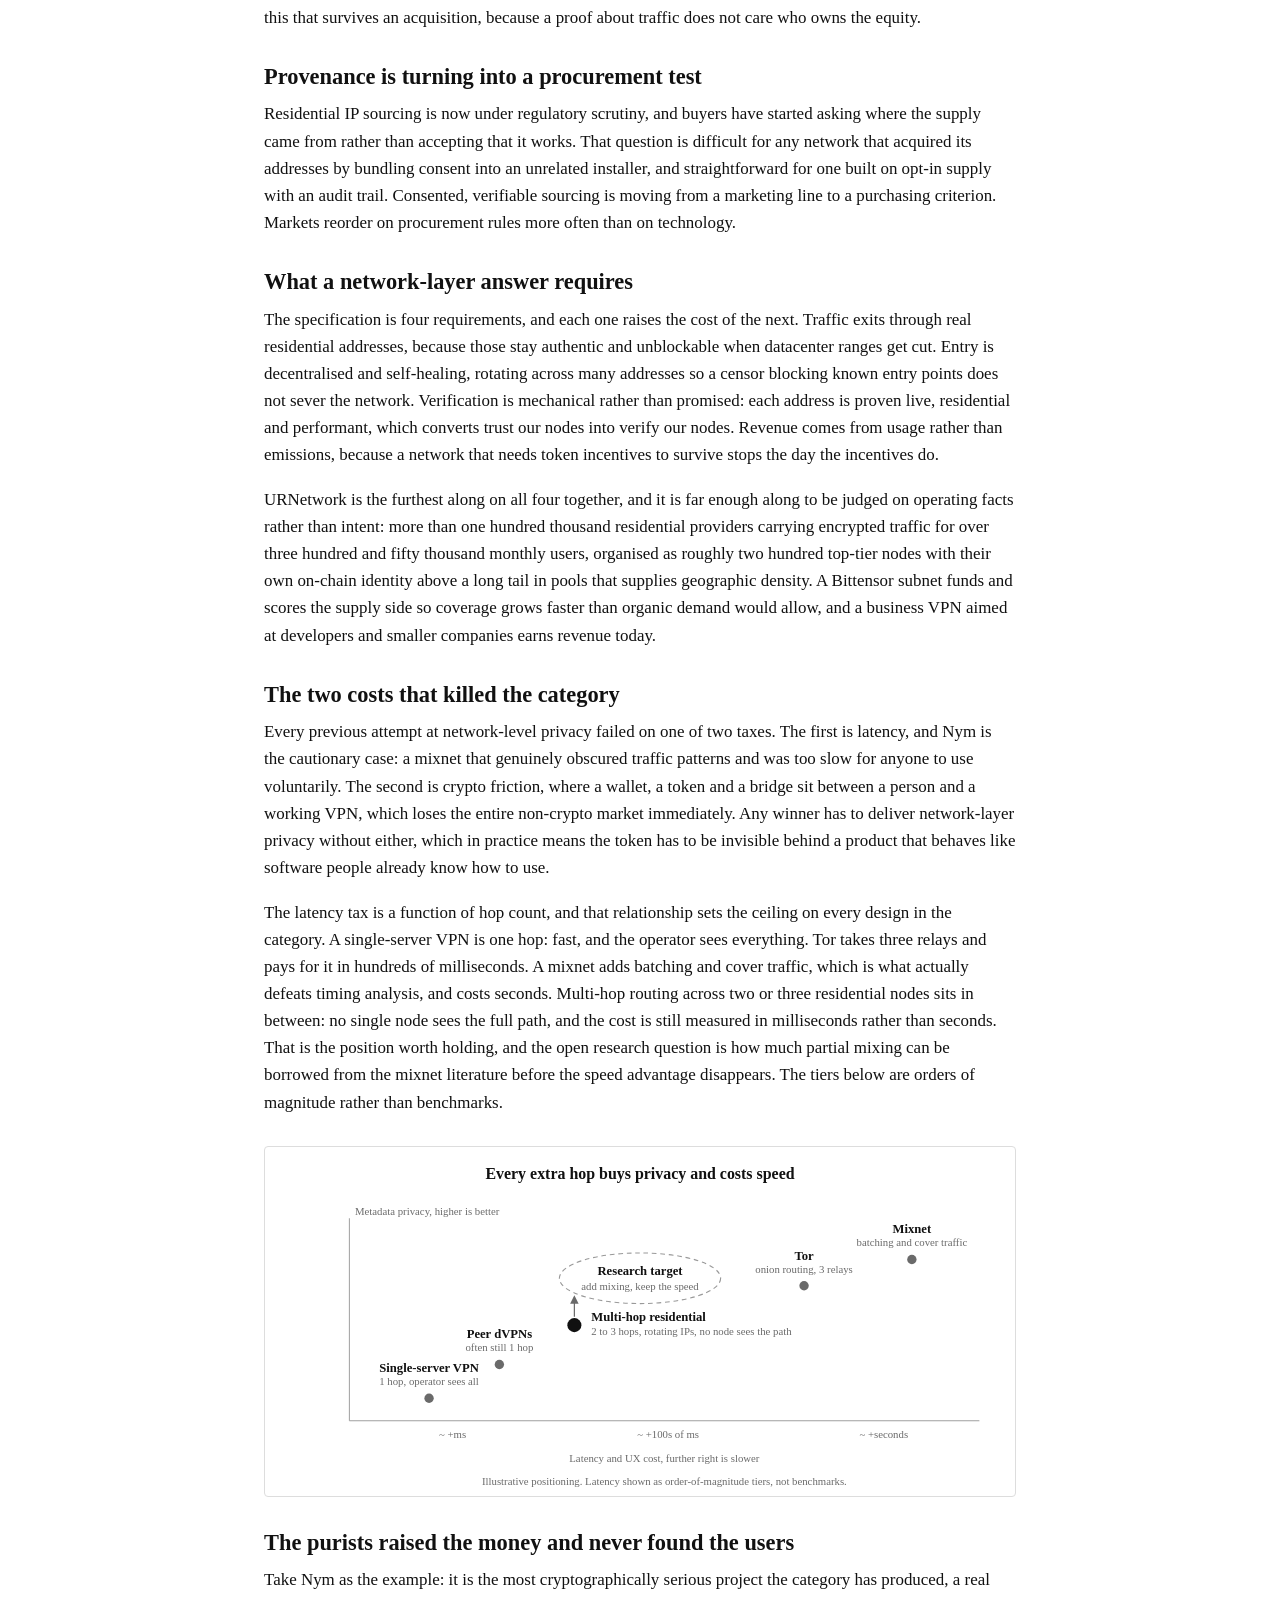
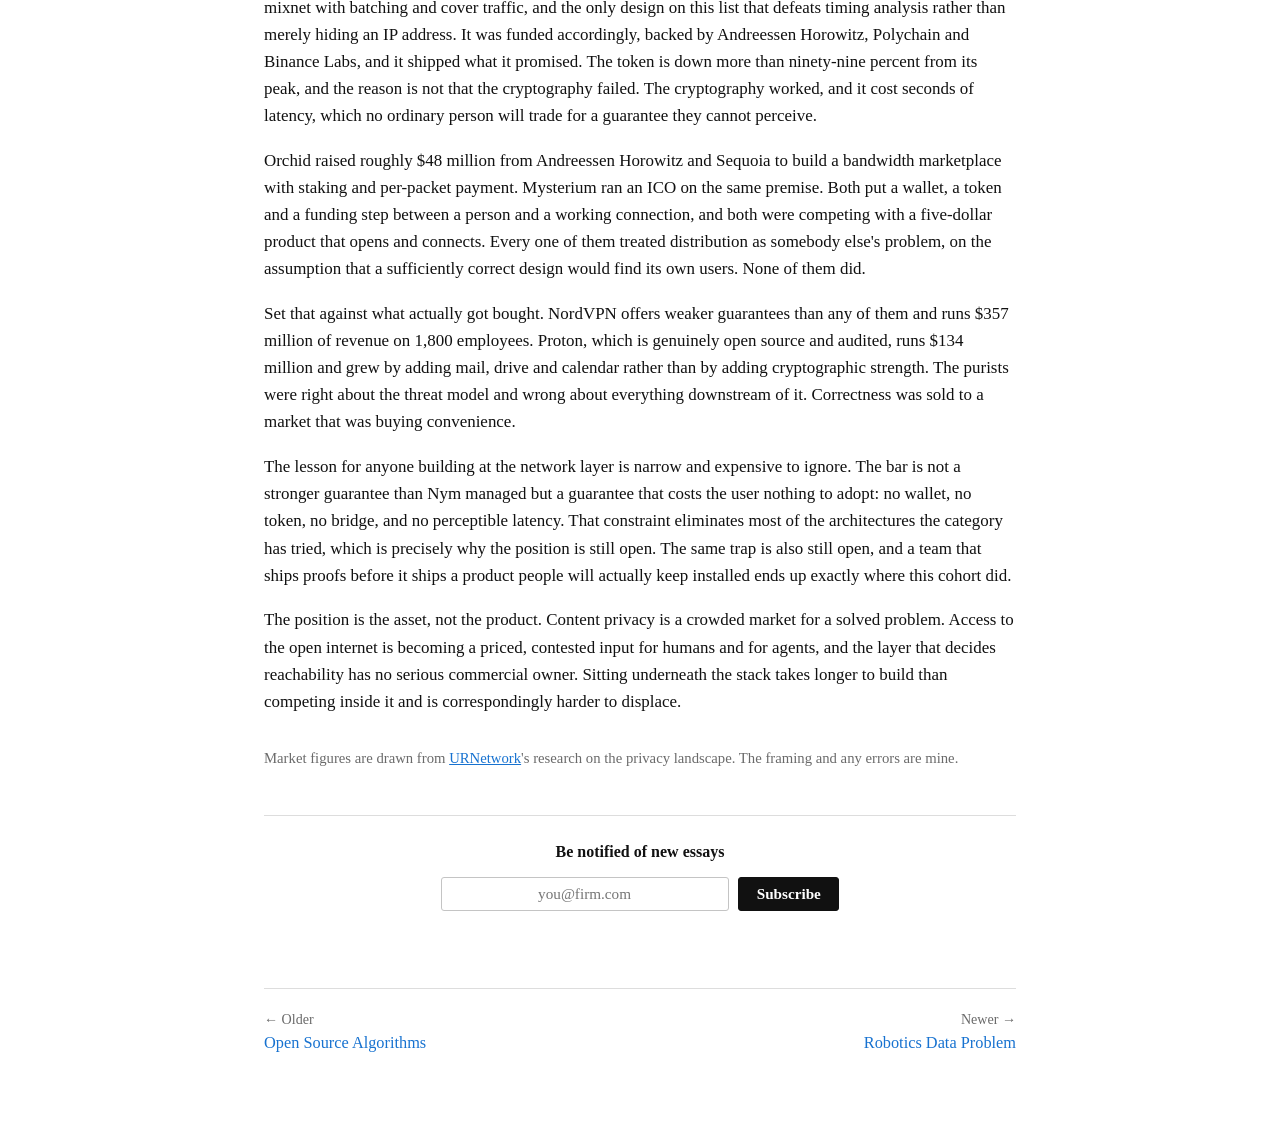
<file: posts/privacy-metadata-problem.html>
<!DOCTYPE html>
<html lang="en">
<head>
  <meta charset="utf-8">
  <title>State of Privacy Tech · Jack Ai-Leung</title>
  <link rel="canonical" href="https://jackaileung.com/posts/state-of-privacy-tech.html">
  <meta http-equiv="refresh" content="0; url=state-of-privacy-tech.html">
  <meta name="robots" content="noindex">
</head>
<body>
  <p>This essay has moved to <a href="state-of-privacy-tech.html">State of Privacy Tech</a>.</p>
</body>
</html>
</file>
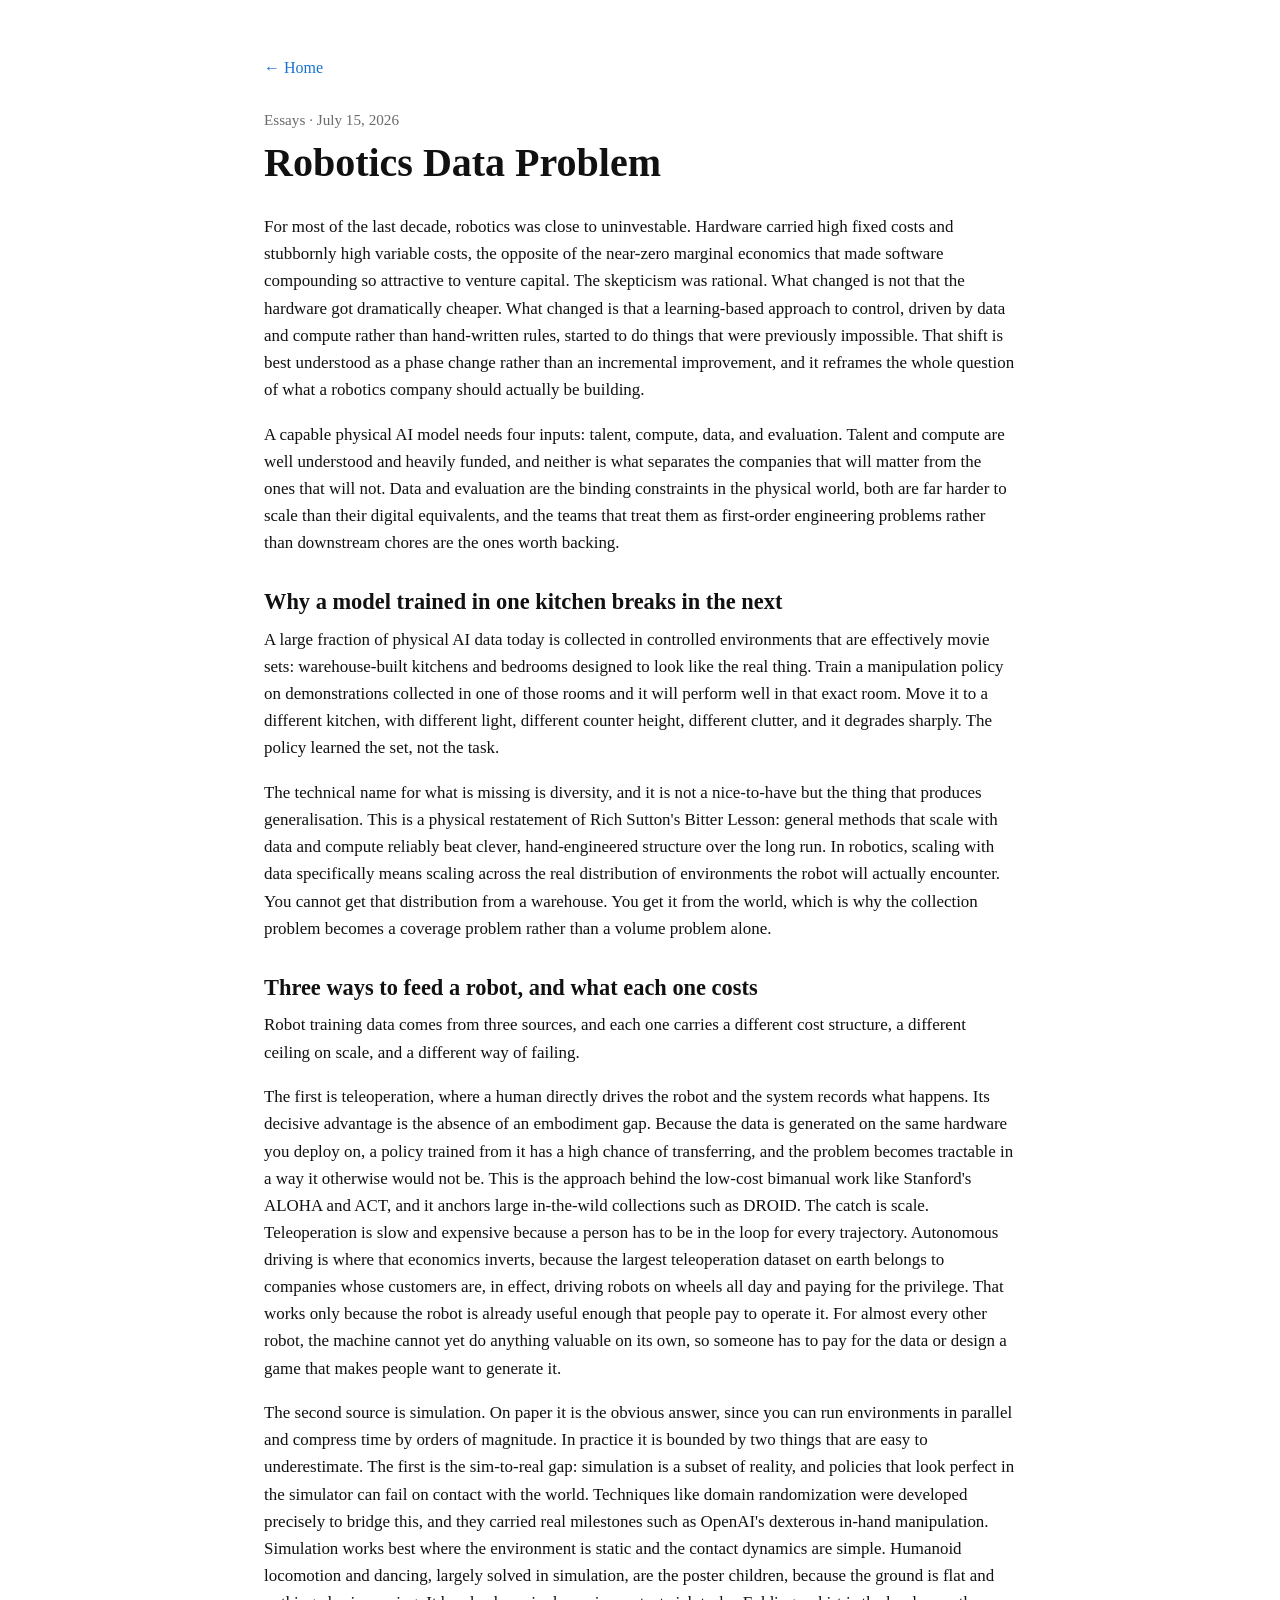
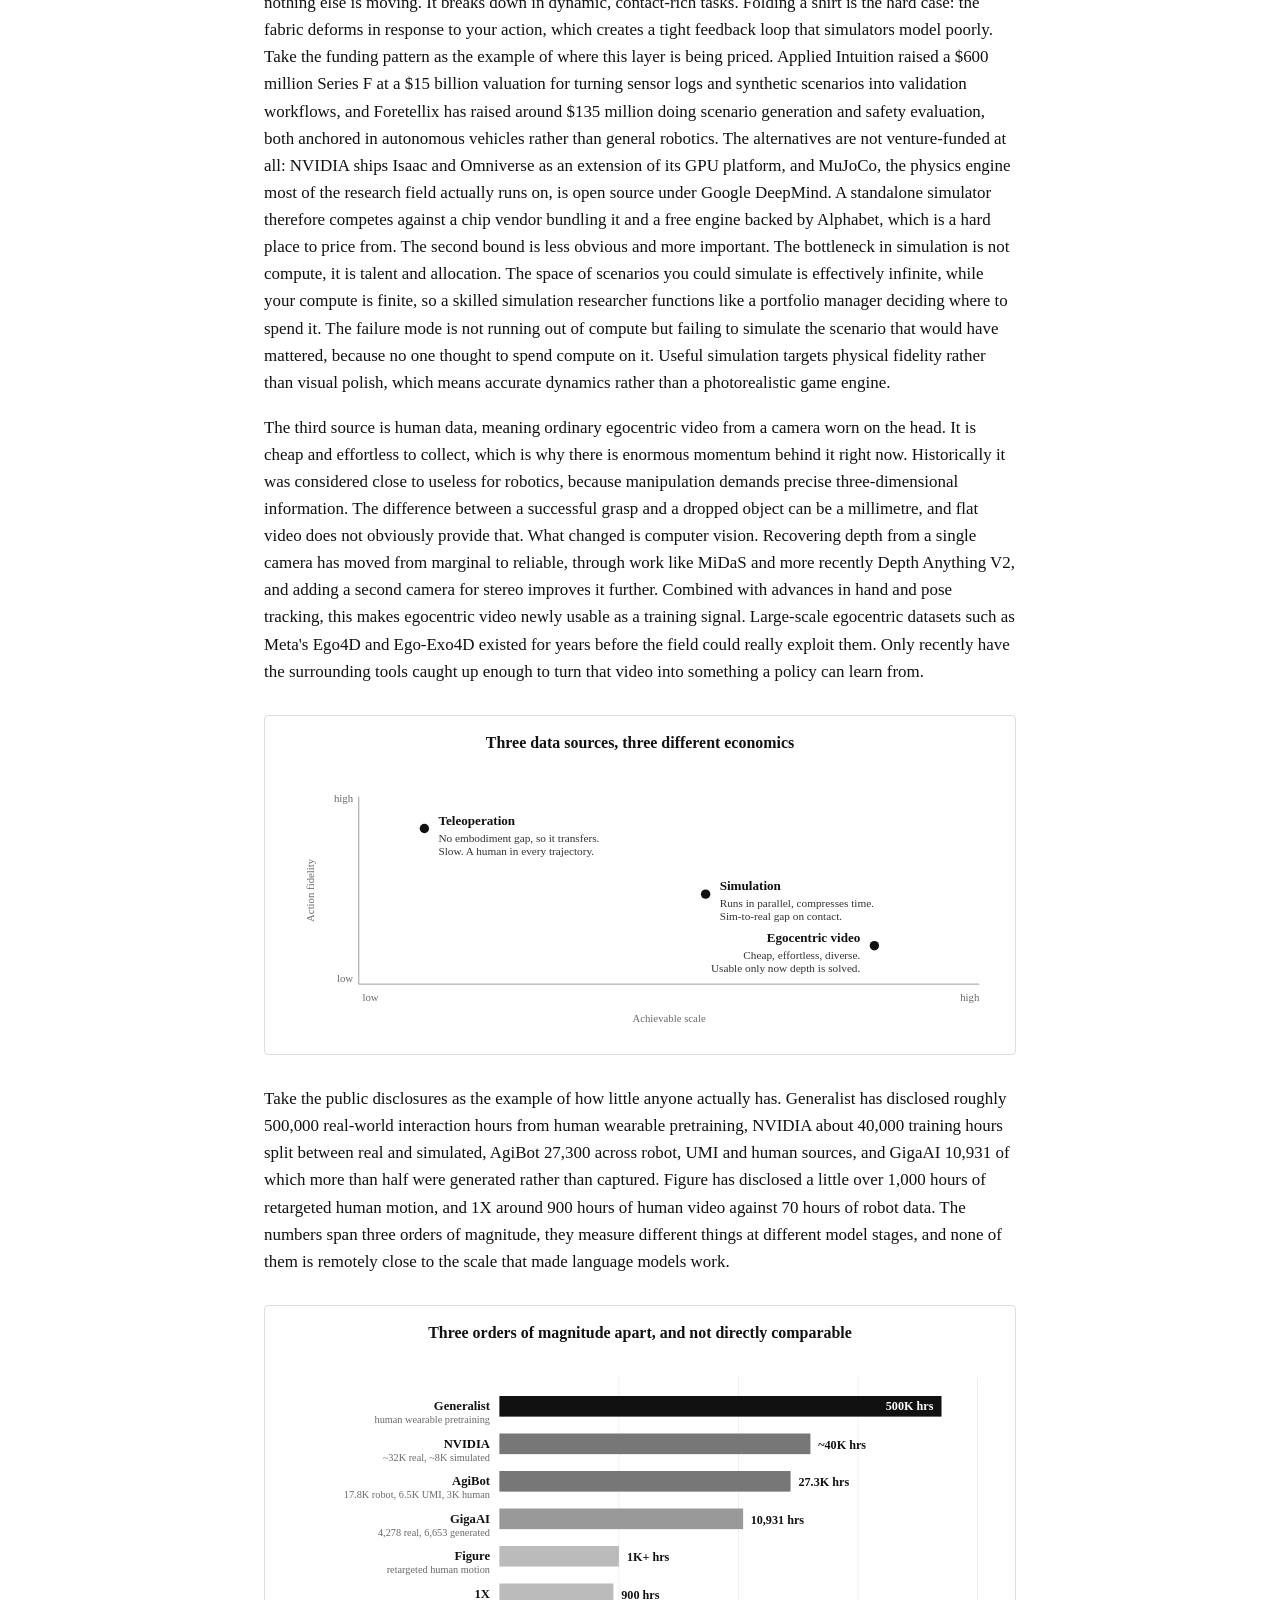
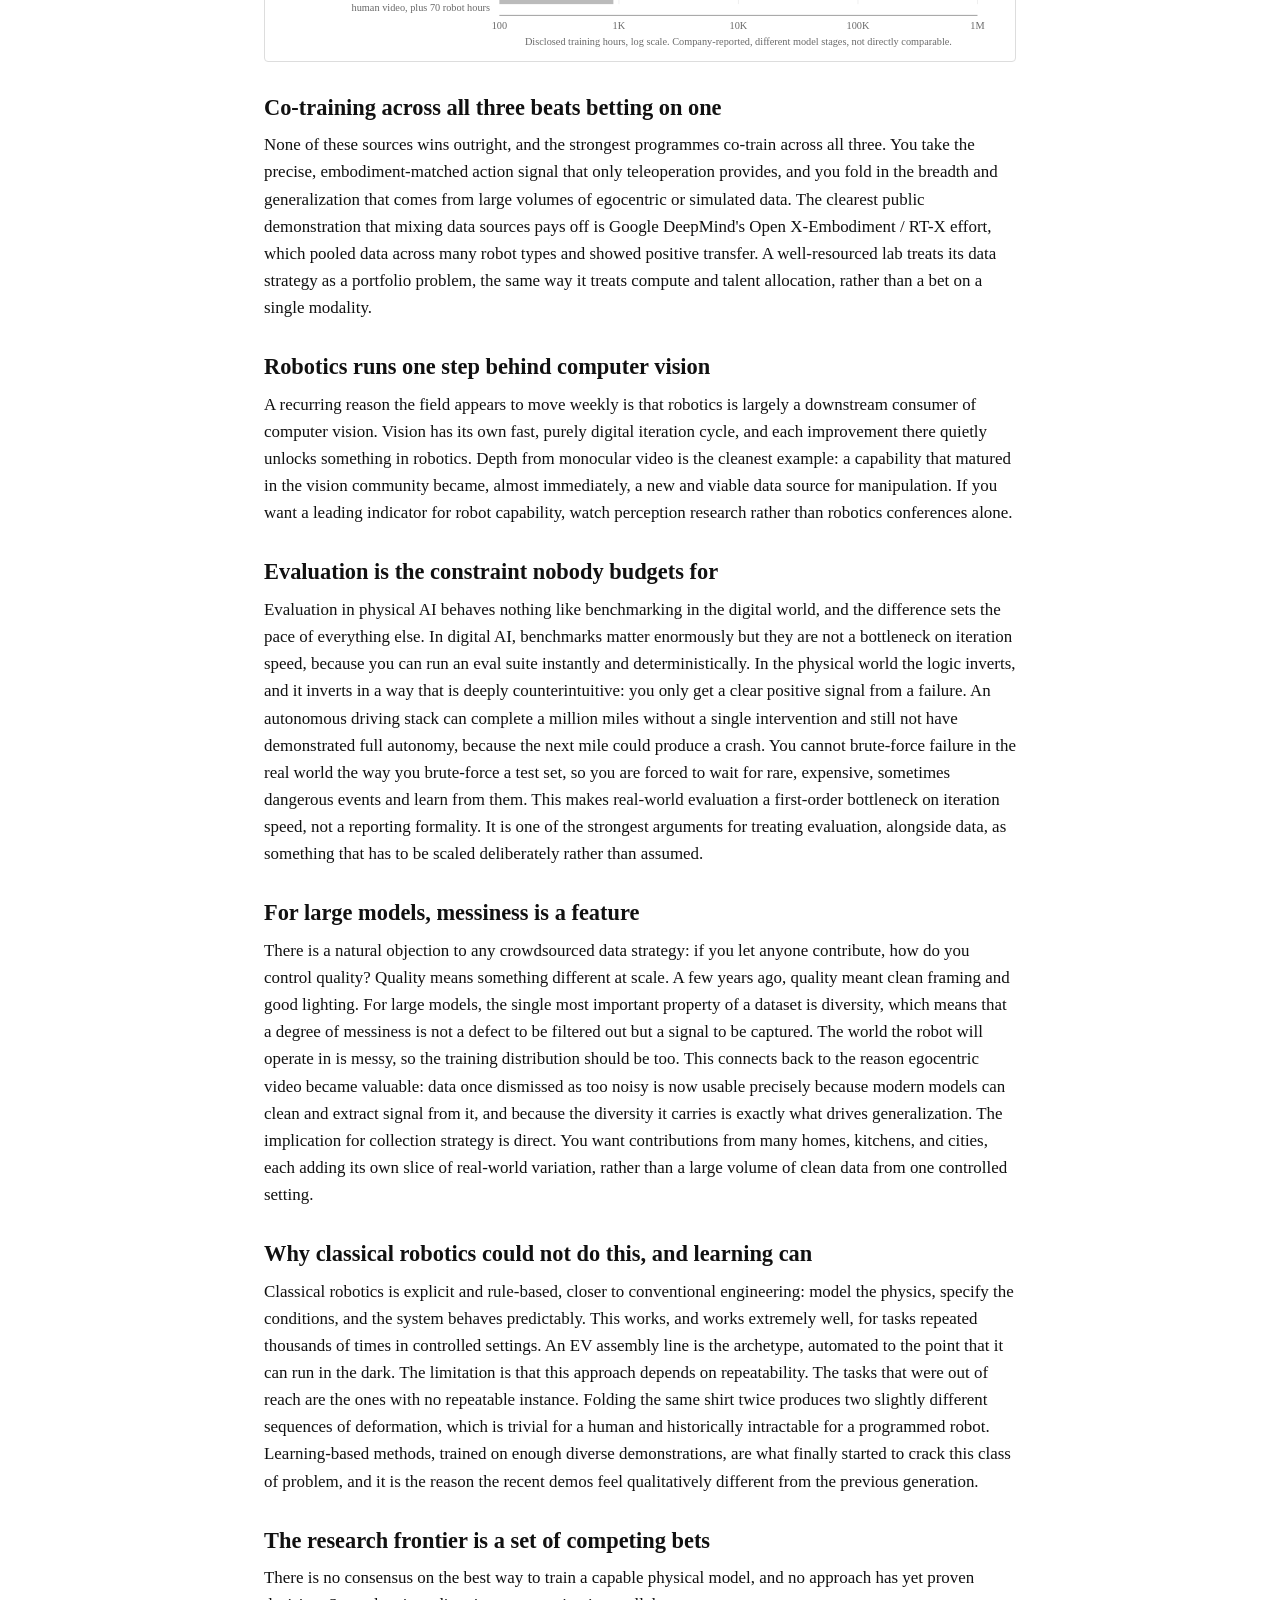
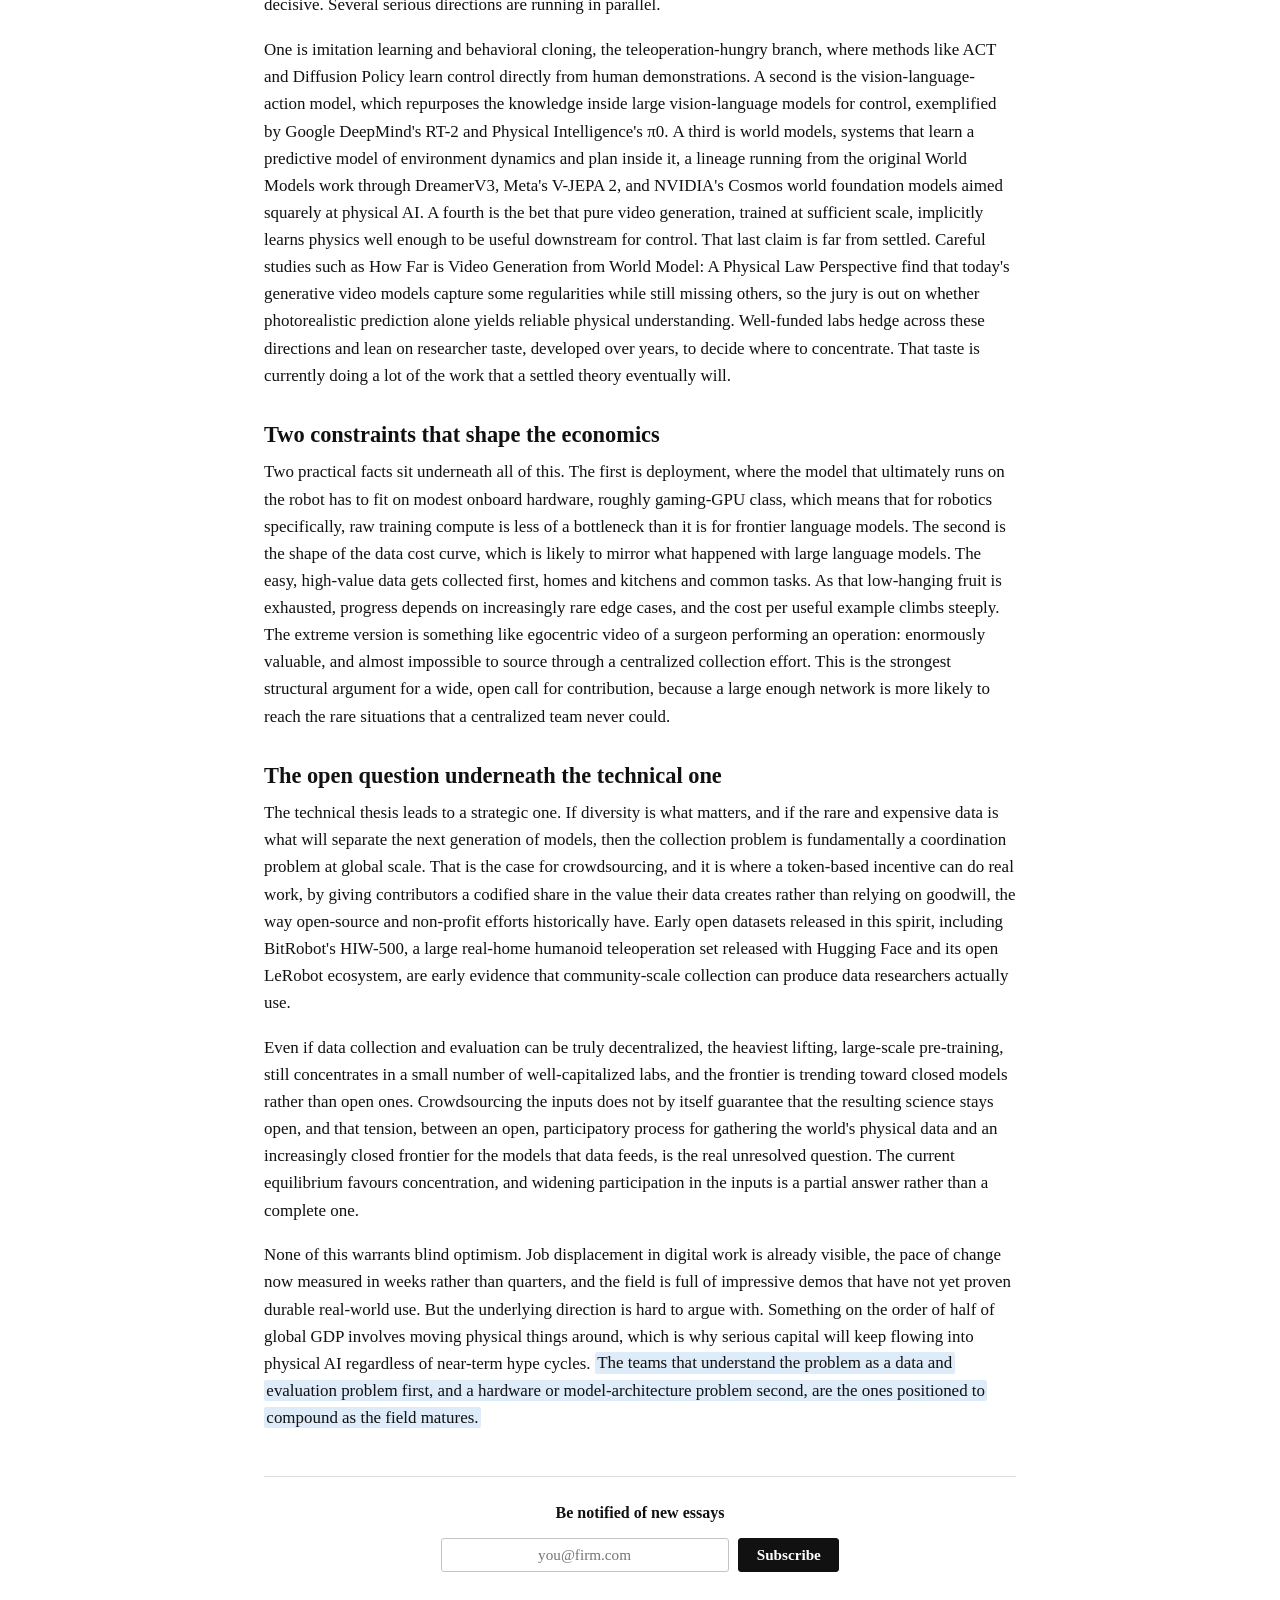
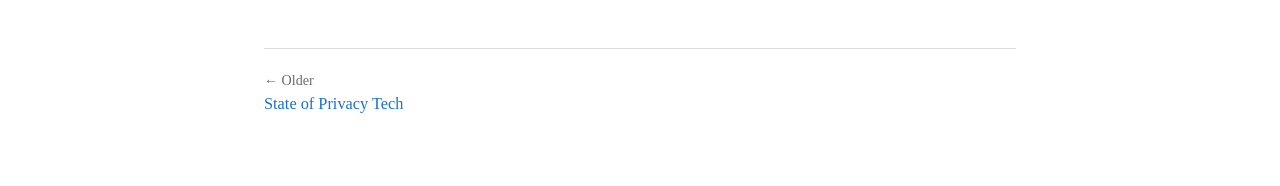
<file: posts/robotics-data-problem.html>
<!DOCTYPE html>
<html lang="en">
<head>
  <meta charset="utf-8">
  <meta name="viewport" content="width=device-width, initial-scale=1">
  <title>Robotics Data Problem · Jack Ai-Leung</title>
  <meta name="description" content="Why data and evaluation, not hardware or model architecture, are the real constraints in physical AI, and what that means for how a robotics company should be built.">
  <meta property="og:title" content="Robotics Data Problem">
  <meta property="og:description" content="Data and evaluation are the real constraints in physical AI, not hardware or model architecture.">
  <meta property="og:type" content="article">
  <link rel="icon" href="/assets/favicon.svg" type="image/svg+xml">
  <meta property="og:image" content="https://jackaileung.com/assets/headshot.jpg">
  <meta name="twitter:card" content="summary">
  <link rel="stylesheet" href="../style.css">
</head>
<body>
  <main class="wrap">

    <nav class="post-nav"><a href="../index.html">← Home</a></nav>

    <header class="post-head">
      <p class="post-meta">Essays · July 15, 2026</p>
      <h1>Robotics Data Problem</h1>
    </header>

    <article class="article">
      <p>For most of the last decade, robotics was close to uninvestable. Hardware carried high fixed costs and stubbornly high variable costs, the opposite of the near-zero marginal economics that made software compounding so attractive to venture capital. The skepticism was rational. What changed is not that the hardware got dramatically cheaper. What changed is that a learning-based approach to control, driven by data and compute rather than hand-written rules, started to do things that were previously impossible. That shift is best understood as a phase change rather than an incremental improvement, and it reframes the whole question of what a robotics company should actually be building.</p>

      <p>A capable physical AI model needs four inputs: talent, compute, data, and evaluation. Talent and compute are well understood and heavily funded, and neither is what separates the companies that will matter from the ones that will not. Data and evaluation are the binding constraints in the physical world, both are far harder to scale than their digital equivalents, and the teams that treat them as first-order engineering problems rather than downstream chores are the ones worth backing.</p>

      <h2>Why a model trained in one kitchen breaks in the next</h2>

      <p>A large fraction of physical AI data today is collected in controlled environments that are effectively movie sets: warehouse-built kitchens and bedrooms designed to look like the real thing. Train a manipulation policy on demonstrations collected in one of those rooms and it will perform well in that exact room. Move it to a different kitchen, with different light, different counter height, different clutter, and it degrades sharply. The policy learned the set, not the task.</p>

      <p>The technical name for what is missing is diversity, and it is not a nice-to-have but the thing that produces generalisation. This is a physical restatement of Rich Sutton's Bitter Lesson: general methods that scale with data and compute reliably beat clever, hand-engineered structure over the long run. In robotics, scaling with data specifically means scaling across the real distribution of environments the robot will actually encounter. You cannot get that distribution from a warehouse. You get it from the world, which is why the collection problem becomes a coverage problem rather than a volume problem alone.</p>

      

      <h2>Three ways to feed a robot, and what each one costs</h2>

      <p>Robot training data comes from three sources, and each one carries a different cost structure, a different ceiling on scale, and a different way of failing.</p>

      <p>The first is teleoperation, where a human directly drives the robot and the system records what happens. Its decisive advantage is the absence of an embodiment gap. Because the data is generated on the same hardware you deploy on, a policy trained from it has a high chance of transferring, and the problem becomes tractable in a way it otherwise would not be. This is the approach behind the low-cost bimanual work like Stanford's ALOHA and ACT, and it anchors large in-the-wild collections such as DROID. The catch is scale. Teleoperation is slow and expensive because a person has to be in the loop for every trajectory. Autonomous driving is where that economics inverts, because the largest teleoperation dataset on earth belongs to companies whose customers are, in effect, driving robots on wheels all day and paying for the privilege. That works only because the robot is already useful enough that people pay to operate it. For almost every other robot, the machine cannot yet do anything valuable on its own, so someone has to pay for the data or design a game that makes people want to generate it.</p>

      <p>The second source is simulation. On paper it is the obvious answer, since you can run environments in parallel and compress time by orders of magnitude. In practice it is bounded by two things that are easy to underestimate. The first is the sim-to-real gap: simulation is a subset of reality, and policies that look perfect in the simulator can fail on contact with the world. Techniques like domain randomization were developed precisely to bridge this, and they carried real milestones such as OpenAI's dexterous in-hand manipulation. Simulation works best where the environment is static and the contact dynamics are simple. Humanoid locomotion and dancing, largely solved in simulation, are the poster children, because the ground is flat and nothing else is moving. It breaks down in dynamic, contact-rich tasks. Folding a shirt is the hard case: the fabric deforms in response to your action, which creates a tight feedback loop that simulators model poorly. Take the funding pattern as the example of where this layer is being priced. Applied Intuition raised a $600 million Series F at a $15 billion valuation for turning sensor logs and synthetic scenarios into validation workflows, and Foretellix has raised around $135 million doing scenario generation and safety evaluation, both anchored in autonomous vehicles rather than general robotics. The alternatives are not venture-funded at all: NVIDIA ships Isaac and Omniverse as an extension of its GPU platform, and MuJoCo, the physics engine most of the research field actually runs on, is open source under Google DeepMind. A standalone simulator therefore competes against a chip vendor bundling it and a free engine backed by Alphabet, which is a hard place to price from. The second bound is less obvious and more important. The bottleneck in simulation is not compute, it is talent and allocation. The space of scenarios you could simulate is effectively infinite, while your compute is finite, so a skilled simulation researcher functions like a portfolio manager deciding where to spend it. The failure mode is not running out of compute but failing to simulate the scenario that would have mattered, because no one thought to spend compute on it. Useful simulation targets physical fidelity rather than visual polish, which means accurate dynamics rather than a photorealistic game engine.</p>

      <p>The third source is human data, meaning ordinary egocentric video from a camera worn on the head. It is cheap and effortless to collect, which is why there is enormous momentum behind it right now. Historically it was considered close to useless for robotics, because manipulation demands precise three-dimensional information. The difference between a successful grasp and a dropped object can be a millimetre, and flat video does not obviously provide that. What changed is computer vision. Recovering depth from a single camera has moved from marginal to reliable, through work like MiDaS and more recently Depth Anything V2, and adding a second camera for stereo improves it further. Combined with advances in hand and pose tracking, this makes egocentric video newly usable as a training signal. Large-scale egocentric datasets such as Meta's Ego4D and Ego-Exo4D existed for years before the field could really exploit them. Only recently have the surrounding tools caught up enough to turn that video into something a policy can learn from.</p>

      <figure class="figure">
        <svg id="f1" viewBox="0 0 800 360" xmlns="http://www.w3.org/2000/svg" role="img" aria-label="Chart positioning teleoperation, simulation and egocentric video by action fidelity against achievable scale, showing a trade-off frontier">
          <style>
            #f1 .t{font-family:'Times New Roman',Times,Georgia,serif;fill:#111111}
            #f1 .ttl{font-size:17px;font-weight:700}
            #f1 .sub{font-size:12.5px;fill:#6a6a6a}
            #f1 .nd{font-size:14px;font-weight:700}
            #f1 .bd{font-size:12px;fill:#333333}
            #f1 .ax{font-size:11.5px;fill:#6a6a6a}
            #f1 .axis{stroke:#999999;stroke-width:1}
          </style>
          <text x="400" y="34" text-anchor="middle" class="t ttl">Three data sources, three different economics</text>
          <line x1="100" y1="86" x2="100" y2="286" class="axis"/>
          <line x1="100" y1="286" x2="762" y2="286" class="axis"/>
          <text x="94" y="92" text-anchor="end" class="t ax">high</text>
          <text x="94" y="284" text-anchor="end" class="t ax">low</text>
          <text x="104" y="304" class="t ax">low</text>
          <text x="762" y="304" text-anchor="end" class="t ax">high</text>
          <text x="431" y="326" text-anchor="middle" class="t ax">Achievable scale</text>
          <text transform="translate(52,186) rotate(-90)" text-anchor="middle" class="t ax">Action fidelity</text>
          <!-- teleoperation -->
          <circle cx="170" cy="120" r="5" fill="#111111"/>
          <text x="185" y="116" class="t nd">Teleoperation</text>
          <text x="185" y="134" class="t bd">No embodiment gap, so it transfers.</text>
          <text x="185" y="148" class="t bd">Slow. A human in every trajectory.</text>
          <!-- simulation -->
          <circle cx="470" cy="190" r="5" fill="#111111"/>
          <text x="485" y="186" class="t nd">Simulation</text>
          <text x="485" y="204" class="t bd">Runs in parallel, compresses time.</text>
          <text x="485" y="218" class="t bd">Sim-to-real gap on contact.</text>
          <!-- egocentric -->
          <circle cx="650" cy="245" r="5" fill="#111111"/>
          <text x="635" y="241" text-anchor="end" class="t nd">Egocentric video</text>
          <text x="635" y="259" text-anchor="end" class="t bd">Cheap, effortless, diverse.</text>
          <text x="635" y="273" text-anchor="end" class="t bd">Usable only now depth is solved.</text>
        </svg>
      </figure>

      <p>Take the public disclosures as the example of how little anyone actually has. Generalist has disclosed roughly 500,000 real-world interaction hours from human wearable pretraining, NVIDIA about 40,000 training hours split between real and simulated, AgiBot 27,300 across robot, UMI and human sources, and GigaAI 10,931 of which more than half were generated rather than captured. Figure has disclosed a little over 1,000 hours of retargeted human motion, and 1X around 900 hours of human video against 70 hours of robot data. The numbers span three orders of magnitude, they measure different things at different model stages, and none of them is remotely close to the scale that made language models work.</p>

      <figure class="figure">
        <svg id="f6" viewBox="0 0 800 378" xmlns="http://www.w3.org/2000/svg" role="img" aria-label="Log-scale bar chart of publicly disclosed robot training hours by company, from 1X at 900 hours to Generalist at 500,000 hours">
          <style>
            #f6 .t{font-family:'Times New Roman',Times,Georgia,serif;fill:#111111}
            #f6 .ttl{font-size:17px;font-weight:700}
            #f6 .nm{font-size:13.5px;font-weight:700}
            #f6 .sm{font-size:11px;fill:#6a6a6a}
            #f6 .val{font-size:13px;font-weight:700}
            #f6 .valo{font-size:13px;font-weight:700;paint-order:stroke;stroke:#ffffff;stroke-width:3px;stroke-linejoin:round}
            #f6 .ax{font-size:11px;fill:#6a6a6a}
          </style>
          <text x="400" y="34" text-anchor="middle" class="t ttl">Three orders of magnitude apart, and not directly comparable</text>
          <line x1="377.5" y1="76" x2="377.5" y2="318" stroke="#eeeeee" stroke-width="1"/>
          <line x1="505" y1="76" x2="505" y2="318" stroke="#eeeeee" stroke-width="1"/>
          <line x1="632.5" y1="76" x2="632.5" y2="318" stroke="#eeeeee" stroke-width="1"/>
          <line x1="760" y1="76" x2="760" y2="318" stroke="#eeeeee" stroke-width="1"/>
          <rect x="250" y="96" width="471.6" height="22" fill="#111111"/>
          <text x="713" y="111" text-anchor="end" class="t val" style="fill:#ffffff">500K hrs</text>
          <text x="240" y="111" text-anchor="end" class="t nm">Generalist</text>
          <text x="240" y="125" text-anchor="end" class="t sm">human wearable pretraining</text>
          <rect x="250" y="136" width="331.8" height="22" fill="#777777"/>
          <text x="590" y="152" class="t valo">~40K hrs</text>
          <text x="240" y="151" text-anchor="end" class="t nm">NVIDIA</text>
          <text x="240" y="165" text-anchor="end" class="t sm">~32K real, ~8K simulated</text>
          <rect x="250" y="176" width="310.6" height="22" fill="#777777"/>
          <text x="569" y="192" class="t valo">27.3K hrs</text>
          <text x="240" y="191" text-anchor="end" class="t nm">AgiBot</text>
          <text x="240" y="205" text-anchor="end" class="t sm">17.8K robot, 6.5K UMI, 3K human</text>
          <rect x="250" y="216" width="260" height="22" fill="#999999"/>
          <text x="518" y="232" class="t valo">10,931 hrs</text>
          <text x="240" y="231" text-anchor="end" class="t nm">GigaAI</text>
          <text x="240" y="245" text-anchor="end" class="t sm">4,278 real, 6,653 generated</text>
          <rect x="250" y="256" width="127.5" height="22" fill="#bbbbbb"/>
          <text x="386" y="272" class="t valo">1K+ hrs</text>
          <text x="240" y="271" text-anchor="end" class="t nm">Figure</text>
          <text x="240" y="285" text-anchor="end" class="t sm">retargeted human motion</text>
          <rect x="250" y="296" width="121.6" height="22" fill="#bbbbbb"/>
          <text x="380" y="312" class="t valo">900 hrs</text>
          <text x="240" y="311" text-anchor="end" class="t nm">1X</text>
          <text x="240" y="325" text-anchor="end" class="t sm">human video, plus 70 robot hours</text>
          <line x1="250" y1="330" x2="760" y2="330" stroke="#999999" stroke-width="1"/>
          <text x="250" y="344" text-anchor="middle" class="t ax">100</text>
          <text x="377.5" y="344" text-anchor="middle" class="t ax">1K</text>
          <text x="505" y="344" text-anchor="middle" class="t ax">10K</text>
          <text x="632.5" y="344" text-anchor="middle" class="t ax">100K</text>
          <text x="760" y="344" text-anchor="middle" class="t ax">1M</text>
          <text x="505" y="362" text-anchor="middle" class="t sm">Disclosed training hours, log scale. Company-reported, different model stages, not directly comparable.</text>
        </svg>
      </figure>

      <h2>Co-training across all three beats betting on one</h2>

      <p>None of these sources wins outright, and the strongest programmes co-train across all three. You take the precise, embodiment-matched action signal that only teleoperation provides, and you fold in the breadth and generalization that comes from large volumes of egocentric or simulated data. The clearest public demonstration that mixing data sources pays off is Google DeepMind's Open X-Embodiment / RT-X effort, which pooled data across many robot types and showed positive transfer. A well-resourced lab treats its data strategy as a portfolio problem, the same way it treats compute and talent allocation, rather than a bet on a single modality.</p>

      <h2>Robotics runs one step behind computer vision</h2>

      <p>A recurring reason the field appears to move weekly is that robotics is largely a downstream consumer of computer vision. Vision has its own fast, purely digital iteration cycle, and each improvement there quietly unlocks something in robotics. Depth from monocular video is the cleanest example: a capability that matured in the vision community became, almost immediately, a new and viable data source for manipulation. If you want a leading indicator for robot capability, watch perception research rather than robotics conferences alone.</p>

      <h2>Evaluation is the constraint nobody budgets for</h2>

      <p>Evaluation in physical AI behaves nothing like benchmarking in the digital world, and the difference sets the pace of everything else. In digital AI, benchmarks matter enormously but they are not a bottleneck on iteration speed, because you can run an eval suite instantly and deterministically. In the physical world the logic inverts, and it inverts in a way that is deeply counterintuitive: you only get a clear positive signal from a failure. An autonomous driving stack can complete a million miles without a single intervention and still not have demonstrated full autonomy, because the next mile could produce a crash. You cannot brute-force failure in the real world the way you brute-force a test set, so you are forced to wait for rare, expensive, sometimes dangerous events and learn from them. This makes real-world evaluation a first-order bottleneck on iteration speed, not a reporting formality. It is one of the strongest arguments for treating evaluation, alongside data, as something that has to be scaled deliberately rather than assumed.</p>

      

      <h2>For large models, messiness is a feature</h2>

      <p>There is a natural objection to any crowdsourced data strategy: if you let anyone contribute, how do you control quality? Quality means something different at scale. A few years ago, quality meant clean framing and good lighting. For large models, the single most important property of a dataset is diversity, which means that a degree of messiness is not a defect to be filtered out but a signal to be captured. The world the robot will operate in is messy, so the training distribution should be too. This connects back to the reason egocentric video became valuable: data once dismissed as too noisy is now usable precisely because modern models can clean and extract signal from it, and because the diversity it carries is exactly what drives generalization. The implication for collection strategy is direct. You want contributions from many homes, kitchens, and cities, each adding its own slice of real-world variation, rather than a large volume of clean data from one controlled setting.</p>

      <h2>Why classical robotics could not do this, and learning can</h2>

      <p>Classical robotics is explicit and rule-based, closer to conventional engineering: model the physics, specify the conditions, and the system behaves predictably. This works, and works extremely well, for tasks repeated thousands of times in controlled settings. An EV assembly line is the archetype, automated to the point that it can run in the dark. The limitation is that this approach depends on repeatability. The tasks that were out of reach are the ones with no repeatable instance. Folding the same shirt twice produces two slightly different sequences of deformation, which is trivial for a human and historically intractable for a programmed robot. Learning-based methods, trained on enough diverse demonstrations, are what finally started to crack this class of problem, and it is the reason the recent demos feel qualitatively different from the previous generation.</p>

      <h2>The research frontier is a set of competing bets</h2>

      <p>There is no consensus on the best way to train a capable physical model, and no approach has yet proven decisive. Several serious directions are running in parallel.</p>

      <p>One is imitation learning and behavioral cloning, the teleoperation-hungry branch, where methods like ACT and Diffusion Policy learn control directly from human demonstrations. A second is the vision-language-action model, which repurposes the knowledge inside large vision-language models for control, exemplified by Google DeepMind's RT-2 and Physical Intelligence's π0. A third is world models, systems that learn a predictive model of environment dynamics and plan inside it, a lineage running from the original World Models work through DreamerV3, Meta's V-JEPA 2, and NVIDIA's Cosmos world foundation models aimed squarely at physical AI. A fourth is the bet that pure video generation, trained at sufficient scale, implicitly learns physics well enough to be useful downstream for control. That last claim is far from settled. Careful studies such as How Far is Video Generation from World Model: A Physical Law Perspective find that today's generative video models capture some regularities while still missing others, so the jury is out on whether photorealistic prediction alone yields reliable physical understanding. Well-funded labs hedge across these directions and lean on researcher taste, developed over years, to decide where to concentrate. That taste is currently doing a lot of the work that a settled theory eventually will.</p>

      

      <h2>Two constraints that shape the economics</h2>

      <p>Two practical facts sit underneath all of this. The first is deployment, where the model that ultimately runs on the robot has to fit on modest onboard hardware, roughly gaming-GPU class, which means that for robotics specifically, raw training compute is less of a bottleneck than it is for frontier language models. The second is the shape of the data cost curve, which is likely to mirror what happened with large language models. The easy, high-value data gets collected first, homes and kitchens and common tasks. As that low-hanging fruit is exhausted, progress depends on increasingly rare edge cases, and the cost per useful example climbs steeply. The extreme version is something like egocentric video of a surgeon performing an operation: enormously valuable, and almost impossible to source through a centralized collection effort. This is the strongest structural argument for a wide, open call for contribution, because a large enough network is more likely to reach the rare situations that a centralized team never could.</p>

      <h2>The open question underneath the technical one</h2>

      <p>The technical thesis leads to a strategic one. If diversity is what matters, and if the rare and expensive data is what will separate the next generation of models, then the collection problem is fundamentally a coordination problem at global scale. That is the case for crowdsourcing, and it is where a token-based incentive can do real work, by giving contributors a codified share in the value their data creates rather than relying on goodwill, the way open-source and non-profit efforts historically have. Early open datasets released in this spirit, including BitRobot's HIW-500, a large real-home humanoid teleoperation set released with Hugging Face and its open LeRobot ecosystem, are early evidence that community-scale collection can produce data researchers actually use.</p>

      <p>Even if data collection and evaluation can be truly decentralized, the heaviest lifting, large-scale pre-training, still concentrates in a small number of well-capitalized labs, and the frontier is trending toward closed models rather than open ones. Crowdsourcing the inputs does not by itself guarantee that the resulting science stays open, and that tension, between an open, participatory process for gathering the world's physical data and an increasingly closed frontier for the models that data feeds, is the real unresolved question. The current equilibrium favours concentration, and widening participation in the inputs is a partial answer rather than a complete one.</p>

      <p>None of this warrants blind optimism. Job displacement in digital work is already visible, the pace of change now measured in weeks rather than quarters, and the field is full of impressive demos that have not yet proven durable real-world use. But the underlying direction is hard to argue with. Something on the order of half of global GDP involves moving physical things around, which is why serious capital will keep flowing into physical AI regardless of near-term hype cycles. <mark class="hl">The teams that understand the problem as a data and evaluation problem first, and a hardware or model-architecture problem second, are the ones positioned to compound as the field matures.</mark></p>
    </article>

      <section class="subscribe" aria-labelledby="sub-h">
        <p class="sub-h" id="sub-h">Be notified of new essays</p>
        <form class="sub-form" action="https://buttondown.com/api/emails/embed-subscribe/jackaileung" method="post" target="_blank" rel="noopener" novalidate>
          <label class="sr-only" for="sub-email">Email address</label>
          <input id="sub-email" type="email" name="email" placeholder="you@firm.com" autocomplete="email" required>
          <button type="submit">Subscribe</button>
        </form>
        <p class="sub-msg" role="status" aria-live="polite"></p>
      </section>

      <nav class="post-foot-nav" aria-label="More essays">
        <a class="pfn-prev" href="state-of-privacy-tech.html">
          <span class="pfn-label">← Older</span>
          <span class="pfn-title">State of Privacy Tech</span>
        </a>
      </nav>


  </main>
  <script src="../subscribe.js"></script>
  <script src="../figure-zoom.js"></script>
</body>
</html>
</file>
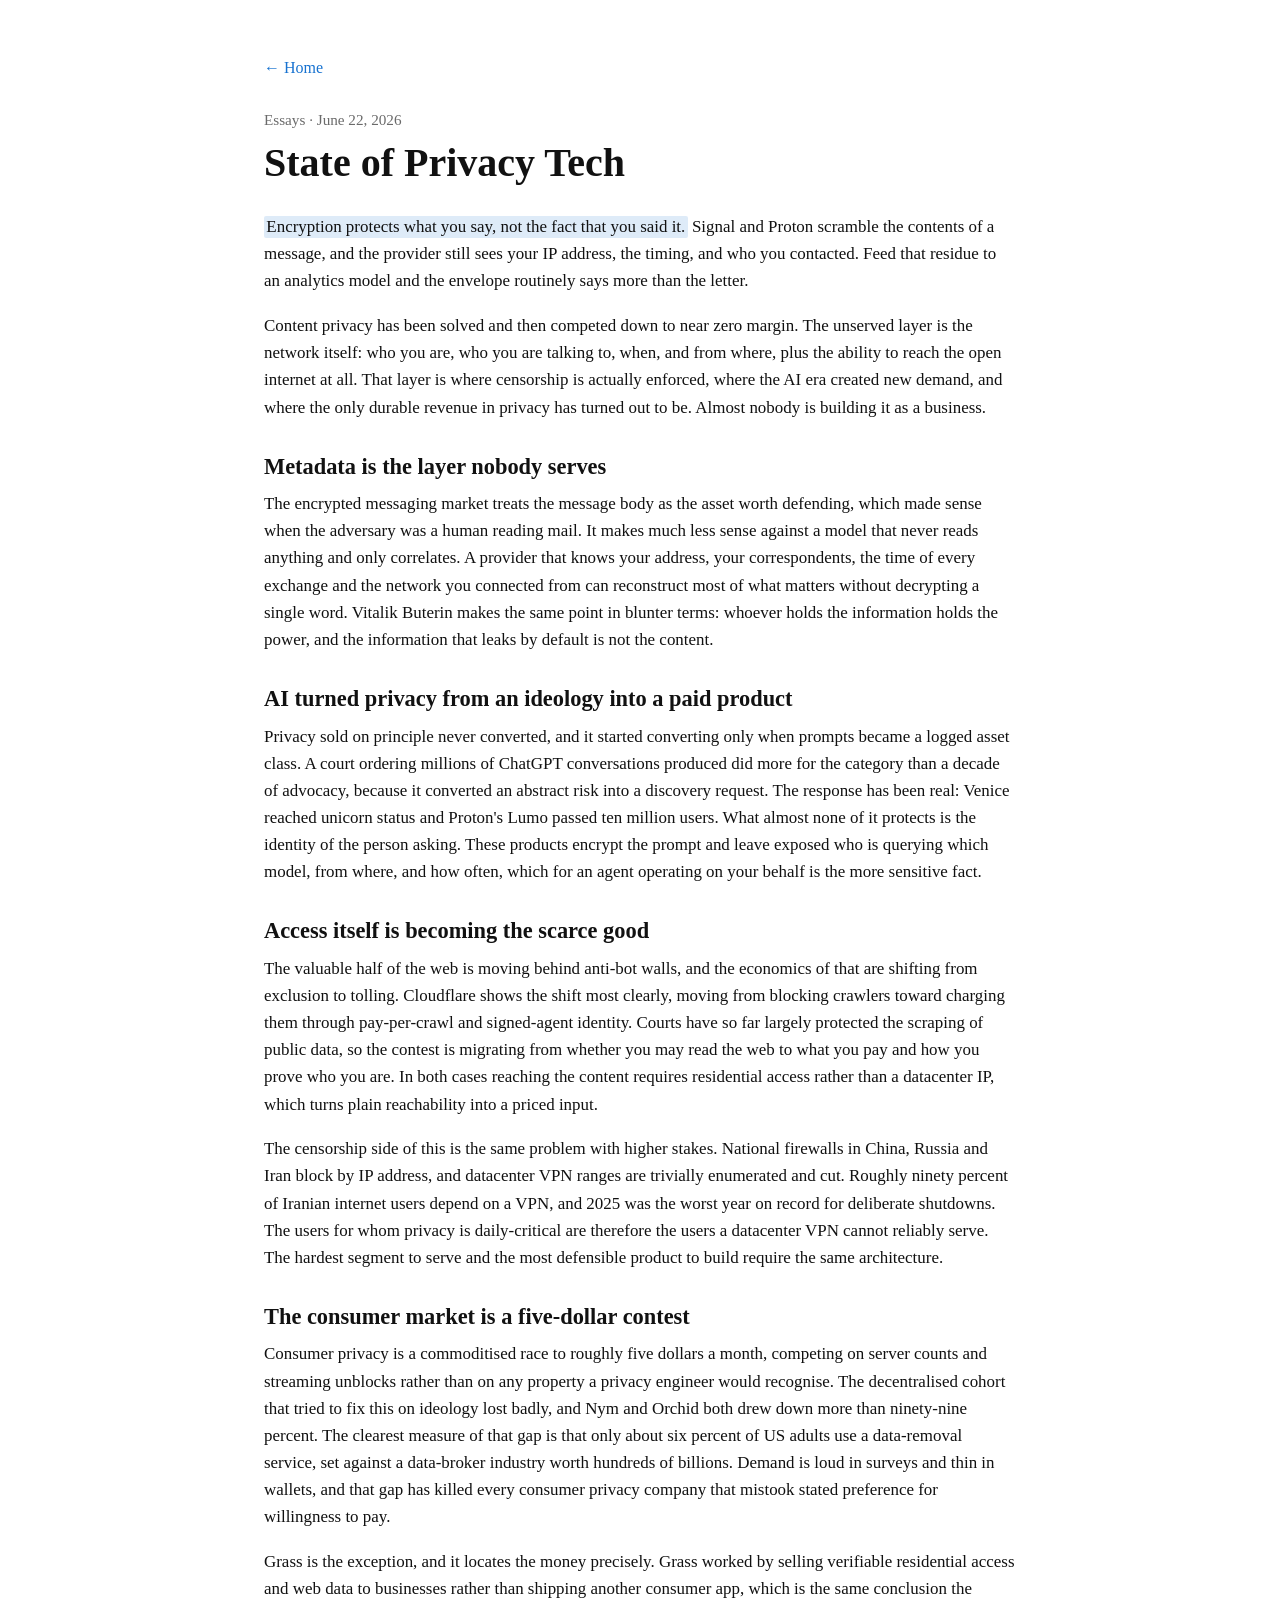
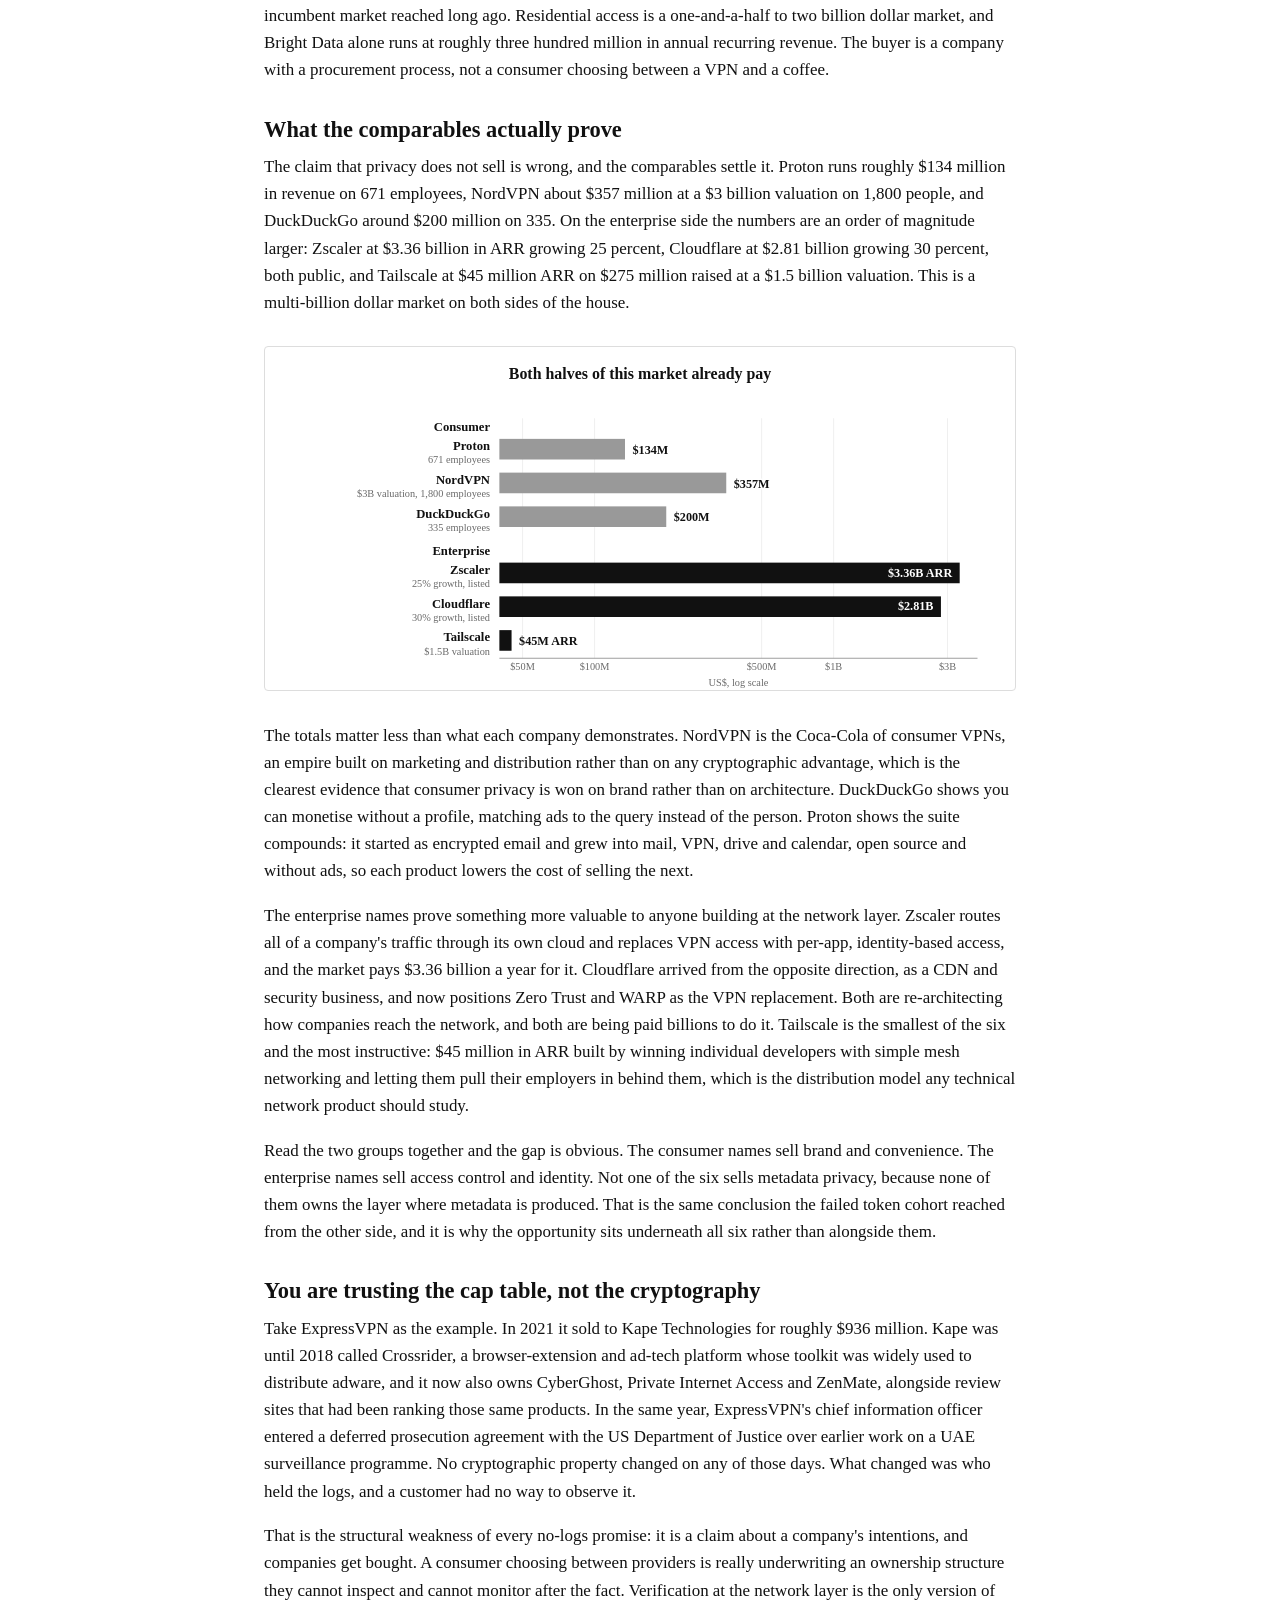
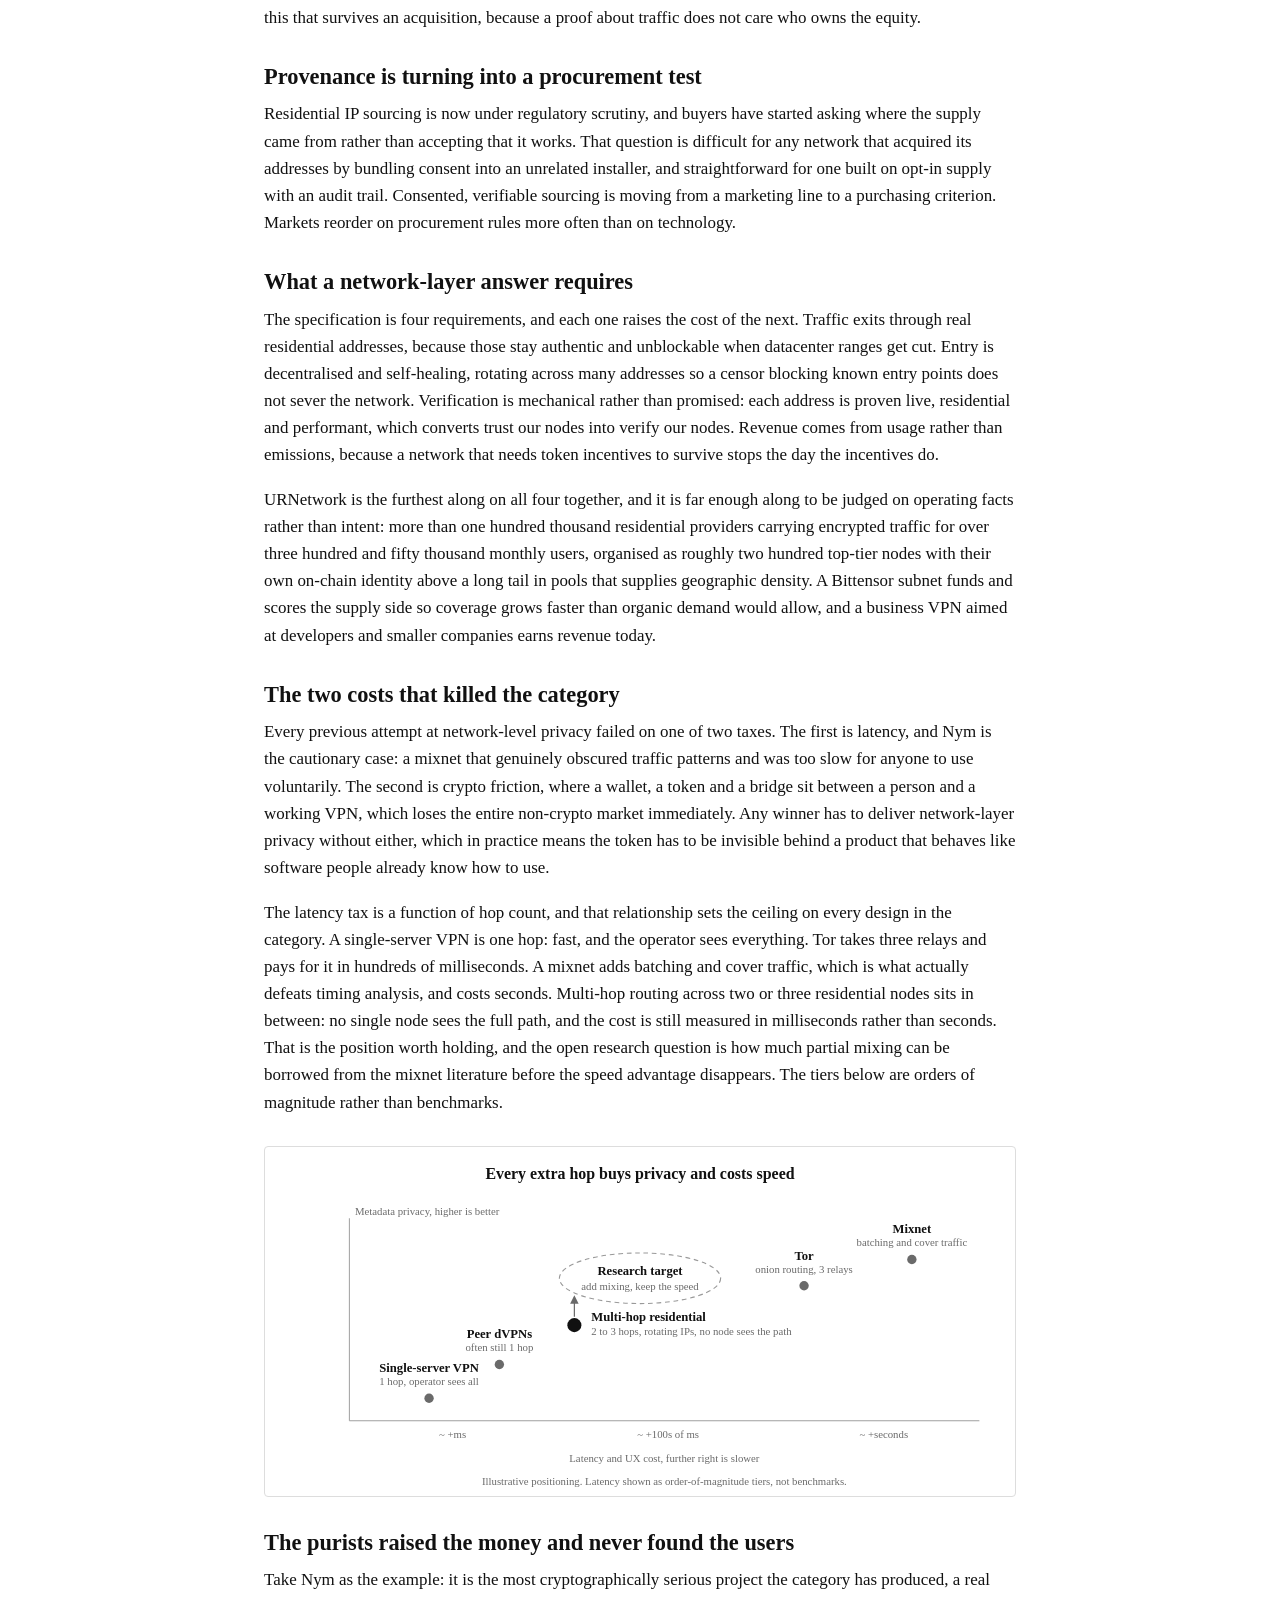
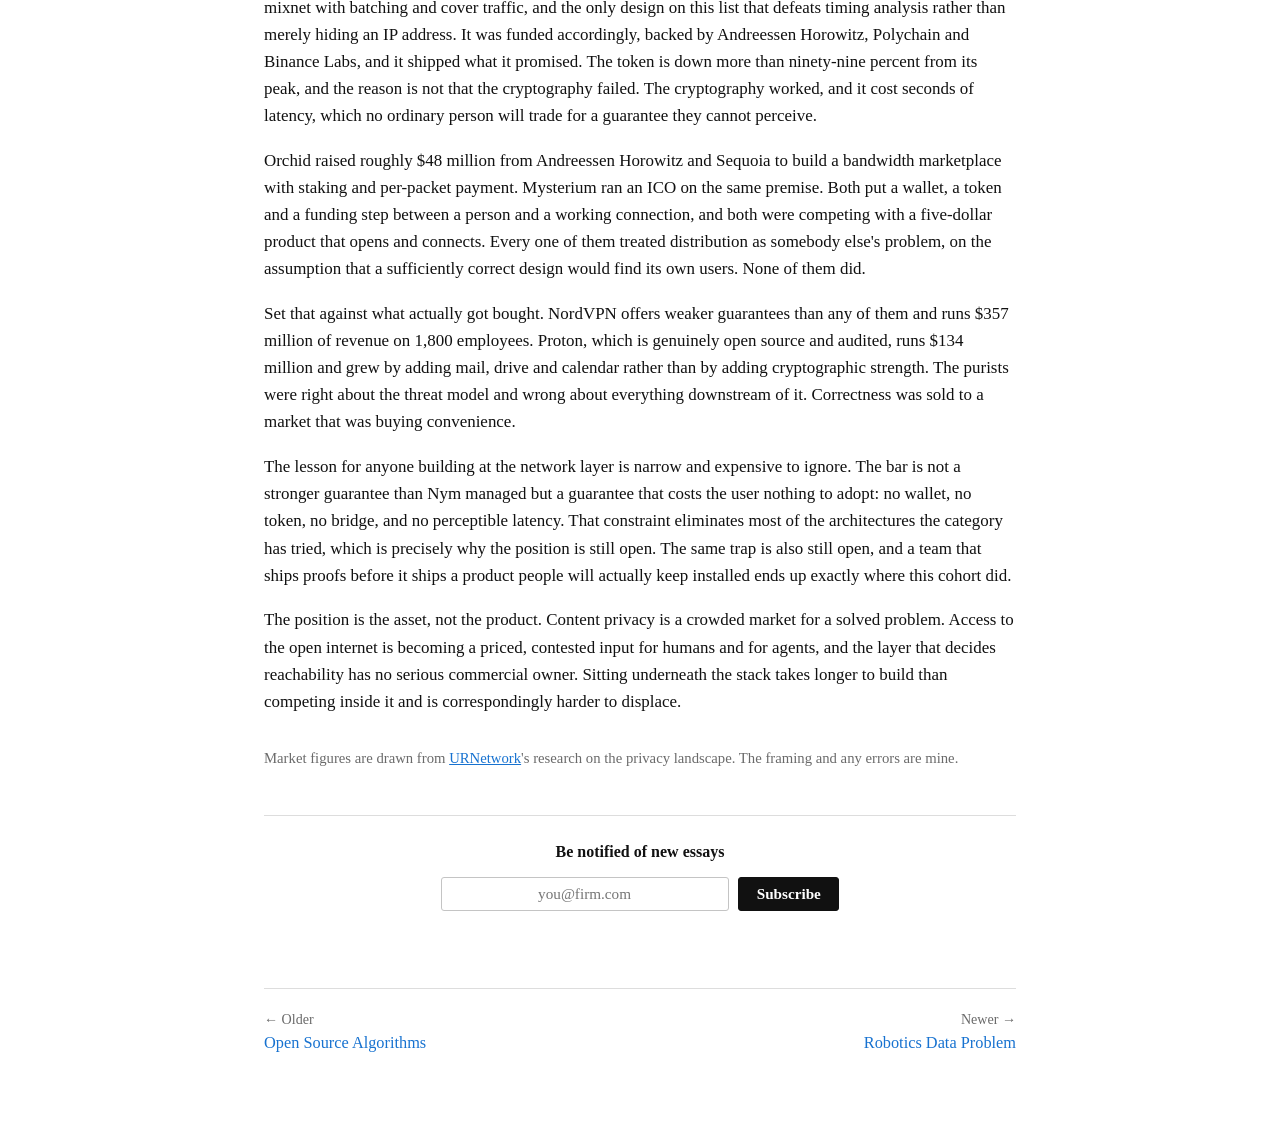
<file: posts/state-of-privacy-tech.html>
<!DOCTYPE html>
<html lang="en">
<head>
  <meta charset="utf-8">
  <meta name="viewport" content="width=device-width, initial-scale=1">
  <title>State of Privacy Tech · Jack Ai-Leung</title>
  <meta name="description" content="Content privacy is solved and commoditised. The network layer beneath it, who you are and who you are talking to, is unserved, and that is where both the censorship fight and the revenue sit.">
  <meta property="og:title" content="State of Privacy Tech">
  <meta property="og:description" content="Encryption protects what you say, not the fact that you said it. The network layer is the unserved one.">
  <meta property="og:type" content="article">
  <link rel="icon" href="/assets/favicon.svg" type="image/svg+xml">
  <meta property="og:image" content="https://jackaileung.com/assets/headshot.jpg">
  <meta name="twitter:card" content="summary">
  <link rel="stylesheet" href="../style.css">
</head>
<body>
  <main class="wrap">

    <nav class="post-nav"><a href="../index.html">← Home</a></nav>

    <header class="post-head">
      <p class="post-meta">Essays · June 22, 2026</p>
      <h1>State of Privacy Tech</h1>
    </header>

    <article class="article">
      <p><mark class="hl">Encryption protects what you say, not the fact that you said it.</mark> Signal and Proton scramble the contents of a message, and the provider still sees your IP address, the timing, and who you contacted. Feed that residue to an analytics model and the envelope routinely says more than the letter.</p>

      <p>Content privacy has been solved and then competed down to near zero margin. The unserved layer is the network itself: who you are, who you are talking to, when, and from where, plus the ability to reach the open internet at all. That layer is where censorship is actually enforced, where the AI era created new demand, and where the only durable revenue in privacy has turned out to be. Almost nobody is building it as a business.</p>

      <h2>Metadata is the layer nobody serves</h2>

      <p>The encrypted messaging market treats the message body as the asset worth defending, which made sense when the adversary was a human reading mail. It makes much less sense against a model that never reads anything and only correlates. A provider that knows your address, your correspondents, the time of every exchange and the network you connected from can reconstruct most of what matters without decrypting a single word. Vitalik Buterin makes the same point in blunter terms: whoever holds the information holds the power, and the information that leaks by default is not the content.</p>

      <h2>AI turned privacy from an ideology into a paid product</h2>

      <p>Privacy sold on principle never converted, and it started converting only when prompts became a logged asset class. A court ordering millions of ChatGPT conversations produced did more for the category than a decade of advocacy, because it converted an abstract risk into a discovery request. The response has been real: Venice reached unicorn status and Proton's Lumo passed ten million users. What almost none of it protects is the identity of the person asking. These products encrypt the prompt and leave exposed who is querying which model, from where, and how often, which for an agent operating on your behalf is the more sensitive fact.</p>

      <h2>Access itself is becoming the scarce good</h2>

      <p>The valuable half of the web is moving behind anti-bot walls, and the economics of that are shifting from exclusion to tolling. Cloudflare shows the shift most clearly, moving from blocking crawlers toward charging them through pay-per-crawl and signed-agent identity. Courts have so far largely protected the scraping of public data, so the contest is migrating from whether you may read the web to what you pay and how you prove who you are. In both cases reaching the content requires residential access rather than a datacenter IP, which turns plain reachability into a priced input.</p>

      <p>The censorship side of this is the same problem with higher stakes. National firewalls in China, Russia and Iran block by IP address, and datacenter VPN ranges are trivially enumerated and cut. Roughly ninety percent of Iranian internet users depend on a VPN, and 2025 was the worst year on record for deliberate shutdowns. The users for whom privacy is daily-critical are therefore the users a datacenter VPN cannot reliably serve. The hardest segment to serve and the most defensible product to build require the same architecture.</p>

      <h2>The consumer market is a five-dollar contest</h2>

      <p>Consumer privacy is a commoditised race to roughly five dollars a month, competing on server counts and streaming unblocks rather than on any property a privacy engineer would recognise. The decentralised cohort that tried to fix this on ideology lost badly, and Nym and Orchid both drew down more than ninety-nine percent. The clearest measure of that gap is that only about six percent of US adults use a data-removal service, set against a data-broker industry worth hundreds of billions. Demand is loud in surveys and thin in wallets, and that gap has killed every consumer privacy company that mistook stated preference for willingness to pay.</p>

      <p>Grass is the exception, and it locates the money precisely. Grass worked by selling verifiable residential access and web data to businesses rather than shipping another consumer app, which is the same conclusion the incumbent market reached long ago. Residential access is a one-and-a-half to two billion dollar market, and Bright Data alone runs at roughly three hundred million in annual recurring revenue. The buyer is a company with a procurement process, not a consumer choosing between a VPN and a coffee.</p>

      <h2>What the comparables actually prove</h2>

      <p>The claim that privacy does not sell is wrong, and the comparables settle it. Proton runs roughly $134 million in revenue on 671 employees, NordVPN about $357 million at a $3 billion valuation on 1,800 people, and DuckDuckGo around $200 million on 335. On the enterprise side the numbers are an order of magnitude larger: Zscaler at $3.36 billion in ARR growing 25 percent, Cloudflare at $2.81 billion growing 30 percent, both public, and Tailscale at $45 million ARR on $275 million raised at a $1.5 billion valuation. This is a multi-billion dollar market on both sides of the house.</p>

      <figure class="figure">
        <svg id="f4" viewBox="0 0 800 366" xmlns="http://www.w3.org/2000/svg" role="img" aria-label="Log-scale bar chart of annual revenue for consumer privacy companies Proton, NordVPN and DuckDuckGo against enterprise access companies Zscaler, Cloudflare and Tailscale">
          <style>
            #f4 .t{font-family:'Times New Roman',Times,Georgia,serif;fill:#111111}
            #f4 .ttl{font-size:17px;font-weight:700}
            #f4 .sub{font-size:12.5px;fill:#6a6a6a}
            #f4 .grp{font-size:13.5px;font-weight:700}
            #f4 .nm{font-size:13.5px;font-weight:700}
            #f4 .sm{font-size:11px;fill:#6a6a6a}
            #f4 .val{font-size:13px;font-weight:700}
            #f4 .valo{font-size:13px;font-weight:700;paint-order:stroke;stroke:#ffffff;stroke-width:3px;stroke-linejoin:round}
            #f4 .ax{font-size:11px;fill:#6a6a6a}
          </style>
          <text x="400" y="34" text-anchor="middle" class="t ttl">Both halves of this market already pay</text>
          <line x1="274.7" y1="76" x2="274.7" y2="332" stroke="#eeeeee" stroke-width="1"/>
          <line x1="351.5" y1="76" x2="351.5" y2="332" stroke="#eeeeee" stroke-width="1"/>
          <line x1="529.7" y1="76" x2="529.7" y2="332" stroke="#eeeeee" stroke-width="1"/>
          <line x1="606.5" y1="76" x2="606.5" y2="332" stroke="#eeeeee" stroke-width="1"/>
          <line x1="728" y1="76" x2="728" y2="332" stroke="#eeeeee" stroke-width="1"/>
          <text x="240" y="90" text-anchor="end" class="t grp">Consumer</text>
          <rect x="250" y="98" width="134" height="22" fill="#999999"/>
          <text x="392" y="114" class="t valo">$134M</text>
          <text x="240" y="110" text-anchor="end" class="t nm">Proton</text>
          <text x="240" y="124" text-anchor="end" class="t sm">671 employees</text>
          <rect x="250" y="134" width="242" height="22" fill="#999999"/>
          <text x="500" y="150" class="t valo">$357M</text>
          <text x="240" y="146" text-anchor="end" class="t nm">NordVPN</text>
          <text x="240" y="160" text-anchor="end" class="t sm">$3B valuation, 1,800 employees</text>
          <rect x="250" y="170" width="178" height="22" fill="#999999"/>
          <text x="436" y="186" class="t valo">$200M</text>
          <text x="240" y="182" text-anchor="end" class="t nm">DuckDuckGo</text>
          <text x="240" y="196" text-anchor="end" class="t sm">335 employees</text>
          <text x="240" y="222" text-anchor="end" class="t grp">Enterprise</text>
          <rect x="250" y="230" width="491" height="22" fill="#111111"/>
          <text x="733" y="245" text-anchor="end" class="t val" style="fill:#ffffff">$3.36B ARR</text>
          <text x="240" y="242" text-anchor="end" class="t nm">Zscaler</text>
          <text x="240" y="256" text-anchor="end" class="t sm">25% growth, listed</text>
          <rect x="250" y="266" width="471" height="22" fill="#111111"/>
          <text x="713" y="281" text-anchor="end" class="t val" style="fill:#ffffff">$2.81B</text>
          <text x="240" y="278" text-anchor="end" class="t nm">Cloudflare</text>
          <text x="240" y="292" text-anchor="end" class="t sm">30% growth, listed</text>
          <rect x="250" y="302" width="13" height="22" fill="#111111"/>
          <text x="271" y="318" class="t valo">$45M ARR</text>
          <text x="240" y="314" text-anchor="end" class="t nm">Tailscale</text>
          <text x="240" y="328" text-anchor="end" class="t sm">$1.5B valuation</text>
          <line x1="250" y1="332" x2="760" y2="332" stroke="#999999" stroke-width="1"/>
          <text x="274.7" y="345" text-anchor="middle" class="t ax">$50M</text>
          <text x="351.5" y="345" text-anchor="middle" class="t ax">$100M</text>
          <text x="529.7" y="345" text-anchor="middle" class="t ax">$500M</text>
          <text x="606.5" y="345" text-anchor="middle" class="t ax">$1B</text>
          <text x="728" y="345" text-anchor="middle" class="t ax">$3B</text>
                  <text x="505" y="362" text-anchor="middle" class="t ax">US$, log scale</text>
        </svg>
      </figure>

      <p>The totals matter less than what each company demonstrates. NordVPN is the Coca-Cola of consumer VPNs, an empire built on marketing and distribution rather than on any cryptographic advantage, which is the clearest evidence that consumer privacy is won on brand rather than on architecture. DuckDuckGo shows you can monetise without a profile, matching ads to the query instead of the person. Proton shows the suite compounds: it started as encrypted email and grew into mail, VPN, drive and calendar, open source and without ads, so each product lowers the cost of selling the next.</p>

      <p>The enterprise names prove something more valuable to anyone building at the network layer. Zscaler routes all of a company's traffic through its own cloud and replaces VPN access with per-app, identity-based access, and the market pays $3.36 billion a year for it. Cloudflare arrived from the opposite direction, as a CDN and security business, and now positions Zero Trust and WARP as the VPN replacement. Both are re-architecting how companies reach the network, and both are being paid billions to do it. Tailscale is the smallest of the six and the most instructive: $45 million in ARR built by winning individual developers with simple mesh networking and letting them pull their employers in behind them, which is the distribution model any technical network product should study.</p>

      <p>Read the two groups together and the gap is obvious. The consumer names sell brand and convenience. The enterprise names sell access control and identity. Not one of the six sells metadata privacy, because none of them owns the layer where metadata is produced. That is the same conclusion the failed token cohort reached from the other side, and it is why the opportunity sits underneath all six rather than alongside them.</p>

      <h2>You are trusting the cap table, not the cryptography</h2>

      <p>Take ExpressVPN as the example. In 2021 it sold to Kape Technologies for roughly $936 million. Kape was until 2018 called Crossrider, a browser-extension and ad-tech platform whose toolkit was widely used to distribute adware, and it now also owns CyberGhost, Private Internet Access and ZenMate, alongside review sites that had been ranking those same products. In the same year, ExpressVPN's chief information officer entered a deferred prosecution agreement with the US Department of Justice over earlier work on a UAE surveillance programme. No cryptographic property changed on any of those days. What changed was who held the logs, and a customer had no way to observe it.</p>

      <p>That is the structural weakness of every no-logs promise: it is a claim about a company's intentions, and companies get bought. A consumer choosing between providers is really underwriting an ownership structure they cannot inspect and cannot monitor after the fact. Verification at the network layer is the only version of this that survives an acquisition, because a proof about traffic does not care who owns the equity.</p>

      <h2>Provenance is turning into a procurement test</h2>

      <p>Residential IP sourcing is now under regulatory scrutiny, and buyers have started asking where the supply came from rather than accepting that it works. That question is difficult for any network that acquired its addresses by bundling consent into an unrelated installer, and straightforward for one built on opt-in supply with an audit trail. Consented, verifiable sourcing is moving from a marketing line to a purchasing criterion. Markets reorder on procurement rules more often than on technology.</p>

      <h2>What a network-layer answer requires</h2>

      <p>The specification is four requirements, and each one raises the cost of the next. Traffic exits through real residential addresses, because those stay authentic and unblockable when datacenter ranges get cut. Entry is decentralised and self-healing, rotating across many addresses so a censor blocking known entry points does not sever the network. Verification is mechanical rather than promised: each address is proven live, residential and performant, which converts trust our nodes into verify our nodes. Revenue comes from usage rather than emissions, because a network that needs token incentives to survive stops the day the incentives do.</p>

      <p>URNetwork is the furthest along on all four together, and it is far enough along to be judged on operating facts rather than intent: more than one hundred thousand residential providers carrying encrypted traffic for over three hundred and fifty thousand monthly users, organised as roughly two hundred top-tier nodes with their own on-chain identity above a long tail in pools that supplies geographic density. A Bittensor subnet funds and scores the supply side so coverage grows faster than organic demand would allow, and a business VPN aimed at developers and smaller companies earns revenue today.</p>

      <h2>The two costs that killed the category</h2>

      <p>Every previous attempt at network-level privacy failed on one of two taxes. The first is latency, and Nym is the cautionary case: a mixnet that genuinely obscured traffic patterns and was too slow for anyone to use voluntarily. The second is crypto friction, where a wallet, a token and a bridge sit between a person and a working VPN, which loses the entire non-crypto market immediately. Any winner has to deliver network-layer privacy without either, which in practice means the token has to be invisible behind a product that behaves like software people already know how to use.</p>

      <p>The latency tax is a function of hop count, and that relationship sets the ceiling on every design in the category. A single-server VPN is one hop: fast, and the operator sees everything. Tor takes three relays and pays for it in hundreds of milliseconds. A mixnet adds batching and cover traffic, which is what actually defeats timing analysis, and costs seconds. Multi-hop routing across two or three residential nodes sits in between: no single node sees the full path, and the cost is still measured in milliseconds rather than seconds. That is the position worth holding, and the open research question is how much partial mixing can be borrowed from the mixnet literature before the speed advantage disappears. The tiers below are orders of magnitude rather than benchmarks.</p>

      <figure class="figure">
        <svg id="f5" viewBox="0 0 800 372" xmlns="http://www.w3.org/2000/svg" role="img" aria-label="Scatter chart plotting metadata privacy against latency for single-server VPNs, peer dVPNs, multi-hop routing, Tor and mixnets, with a research target above multi-hop routing">
          <defs>
            <marker id="f5a" viewBox="0 0 10 10" refX="8" refY="5" markerWidth="7" markerHeight="7" orient="auto-start-reverse">
              <path d="M0,0 L10,5 L0,10 z" fill="#6a6a6a"/>
            </marker>
          </defs>
          <style>
            #f5 .t{font-family:'Times New Roman',Times,Georgia,serif;fill:#111111}
            #f5 .ttl{font-size:17px;font-weight:700}
            #f5 .sub{font-size:12.5px;fill:#6a6a6a}
            #f5 .nm{font-size:13.5px;font-weight:700}
            #f5 .sm{font-size:11.5px;fill:#6a6a6a}
            #f5 .ax{font-size:11.5px;fill:#6a6a6a}
            #f5 .ar{stroke:#6a6a6a;stroke-width:1.3;fill:none}
          </style>
          <text x="400" y="34" text-anchor="middle" class="t ttl">Every extra hop buys privacy and costs speed</text>
          <line x1="90" y1="76" x2="90" y2="292" stroke="#999999" stroke-width="1"/>
          <line x1="90" y1="292" x2="762" y2="292" stroke="#999999" stroke-width="1"/>
          <text x="96" y="72" class="t ax">Metadata privacy, higher is better</text>
          <text x="426" y="336" text-anchor="middle" class="t ax">Latency and UX cost, further right is slower</text>
          <text x="426" y="360" text-anchor="middle" class="t sm">Illustrative positioning. Latency shown as order-of-magnitude tiers, not benchmarks.</text>
          <text x="200" y="310" text-anchor="middle" class="t ax">~ +ms</text>
          <text x="430" y="310" text-anchor="middle" class="t ax">~ +100s of ms</text>
          <text x="660" y="310" text-anchor="middle" class="t ax">~ +seconds</text>
          <ellipse cx="400" cy="140" rx="86" ry="27" fill="none" stroke="#999999" stroke-width="1.2" stroke-dasharray="5 4"/>
          <text x="400" y="136" text-anchor="middle" class="t nm">Research target</text>
          <text x="400" y="152" text-anchor="middle" class="t sm">add mixing, keep the speed</text>
          <circle cx="175" cy="268" r="5" fill="#6a6a6a"/>
          <text x="175" y="240" text-anchor="middle" class="t nm">Single-server VPN</text>
          <text x="175" y="254" text-anchor="middle" class="t sm">1 hop, operator sees all</text>
          <circle cx="250" cy="232" r="5" fill="#6a6a6a"/>
          <text x="250" y="204" text-anchor="middle" class="t nm">Peer dVPNs</text>
          <text x="250" y="218" text-anchor="middle" class="t sm">often still 1 hop</text>
          <line x1="330" y1="181" x2="330" y2="160" class="ar" marker-end="url(#f5a)"/>
          <circle cx="330" cy="190" r="7.5" fill="#111111"/>
          <text x="348" y="186" class="t nm">Multi-hop residential</text>
          <text x="348" y="201" class="t sm">2 to 3 hops, rotating IPs, no node sees the path</text>
          <circle cx="575" cy="148" r="5" fill="#6a6a6a"/>
          <text x="575" y="120" text-anchor="middle" class="t nm">Tor</text>
          <text x="575" y="134" text-anchor="middle" class="t sm">onion routing, 3 relays</text>
          <circle cx="690" cy="120" r="5" fill="#6a6a6a"/>
          <text x="690" y="92" text-anchor="middle" class="t nm">Mixnet</text>
          <text x="690" y="106" text-anchor="middle" class="t sm">batching and cover traffic</text>
        </svg>
      </figure>

      <h2>The purists raised the money and never found the users</h2>

      <p>Take Nym as the example: it is the most cryptographically serious project the category has produced, a real mixnet with batching and cover traffic, and the only design on this list that defeats timing analysis rather than merely hiding an IP address. It was funded accordingly, backed by Andreessen Horowitz, Polychain and Binance Labs, and it shipped what it promised. The token is down more than ninety-nine percent from its peak, and the reason is not that the cryptography failed. The cryptography worked, and it cost seconds of latency, which no ordinary person will trade for a guarantee they cannot perceive.</p>

      <p>Orchid raised roughly $48 million from Andreessen Horowitz and Sequoia to build a bandwidth marketplace with staking and per-packet payment. Mysterium ran an ICO on the same premise. Both put a wallet, a token and a funding step between a person and a working connection, and both were competing with a five-dollar product that opens and connects. Every one of them treated distribution as somebody else's problem, on the assumption that a sufficiently correct design would find its own users. None of them did.</p>

      <p>Set that against what actually got bought. NordVPN offers weaker guarantees than any of them and runs $357 million of revenue on 1,800 employees. Proton, which is genuinely open source and audited, runs $134 million and grew by adding mail, drive and calendar rather than by adding cryptographic strength. The purists were right about the threat model and wrong about everything downstream of it. Correctness was sold to a market that was buying convenience.</p>

      <p>The lesson for anyone building at the network layer is narrow and expensive to ignore. The bar is not a stronger guarantee than Nym managed but a guarantee that costs the user nothing to adopt: no wallet, no token, no bridge, and no perceptible latency. That constraint eliminates most of the architectures the category has tried, which is precisely why the position is still open. The same trap is also still open, and a team that ships proofs before it ships a product people will actually keep installed ends up exactly where this cohort did.</p>

      <p>The position is the asset, not the product. Content privacy is a crowded market for a solved problem. Access to the open internet is becoming a priced, contested input for humans and for agents, and the layer that decides reachability has no serious commercial owner. Sitting underneath the stack takes longer to build than competing inside it and is correspondingly harder to displace.</p>

      <div class="source-note">
        Market figures are drawn from <a href="https://ur.io" target="_blank" rel="noopener">URNetwork</a>'s research on the privacy landscape. The framing and any errors are mine.
      </div>
    </article>

      <section class="subscribe" aria-labelledby="sub-h">
        <p class="sub-h" id="sub-h">Be notified of new essays</p>
        <form class="sub-form" action="https://buttondown.com/api/emails/embed-subscribe/jackaileung" method="post" target="_blank" rel="noopener" novalidate>
          <label class="sr-only" for="sub-email">Email address</label>
          <input id="sub-email" type="email" name="email" placeholder="you@firm.com" autocomplete="email" required>
          <button type="submit">Subscribe</button>
        </form>
        <p class="sub-msg" role="status" aria-live="polite"></p>
      </section>

      <nav class="post-foot-nav" aria-label="More essays">
        <a class="pfn-prev" href="open-source-algorithms.html">
          <span class="pfn-label">← Older</span>
          <span class="pfn-title">Open Source Algorithms</span>
        </a>
        <a class="pfn-next" href="robotics-data-problem.html">
          <span class="pfn-label">Newer →</span>
          <span class="pfn-title">Robotics Data Problem</span>
        </a>
      </nav>


  </main>
  <script src="../subscribe.js"></script>
  <script src="../figure-zoom.js"></script>
</body>
</html>
</file>
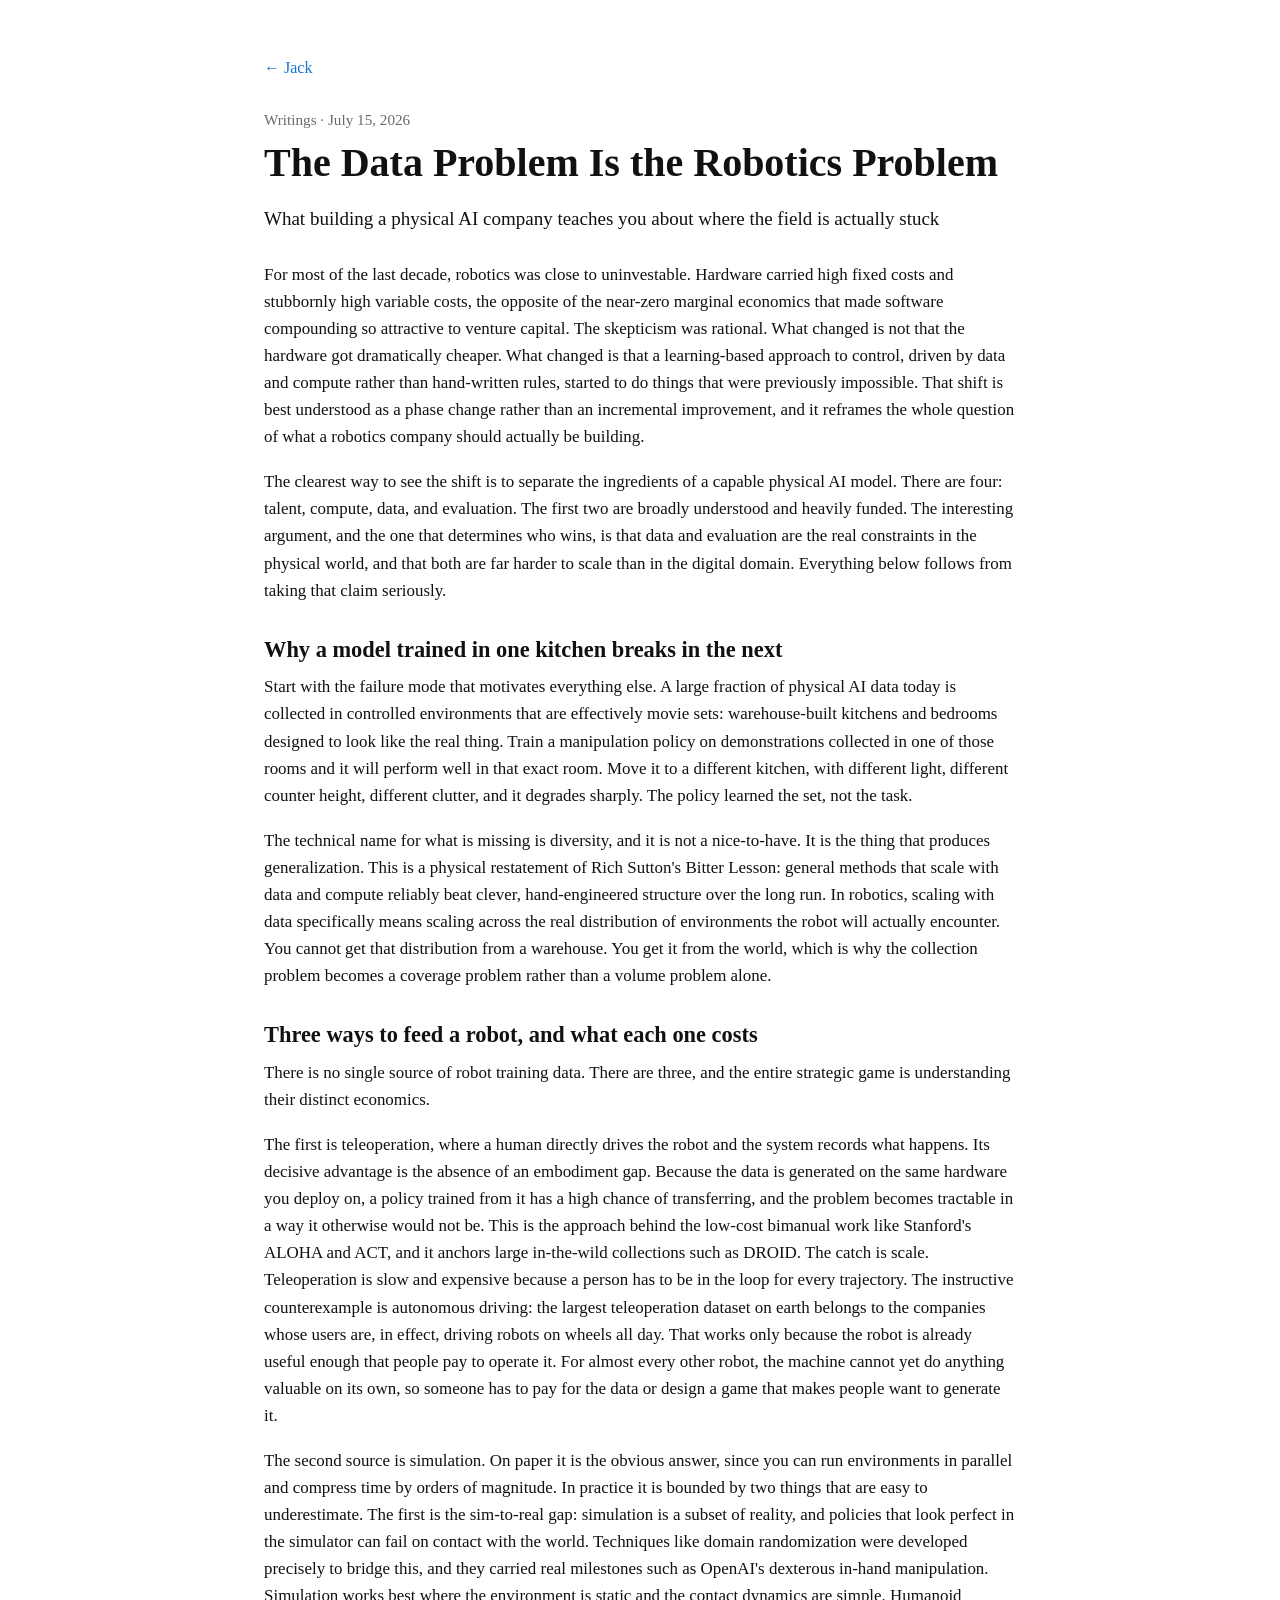
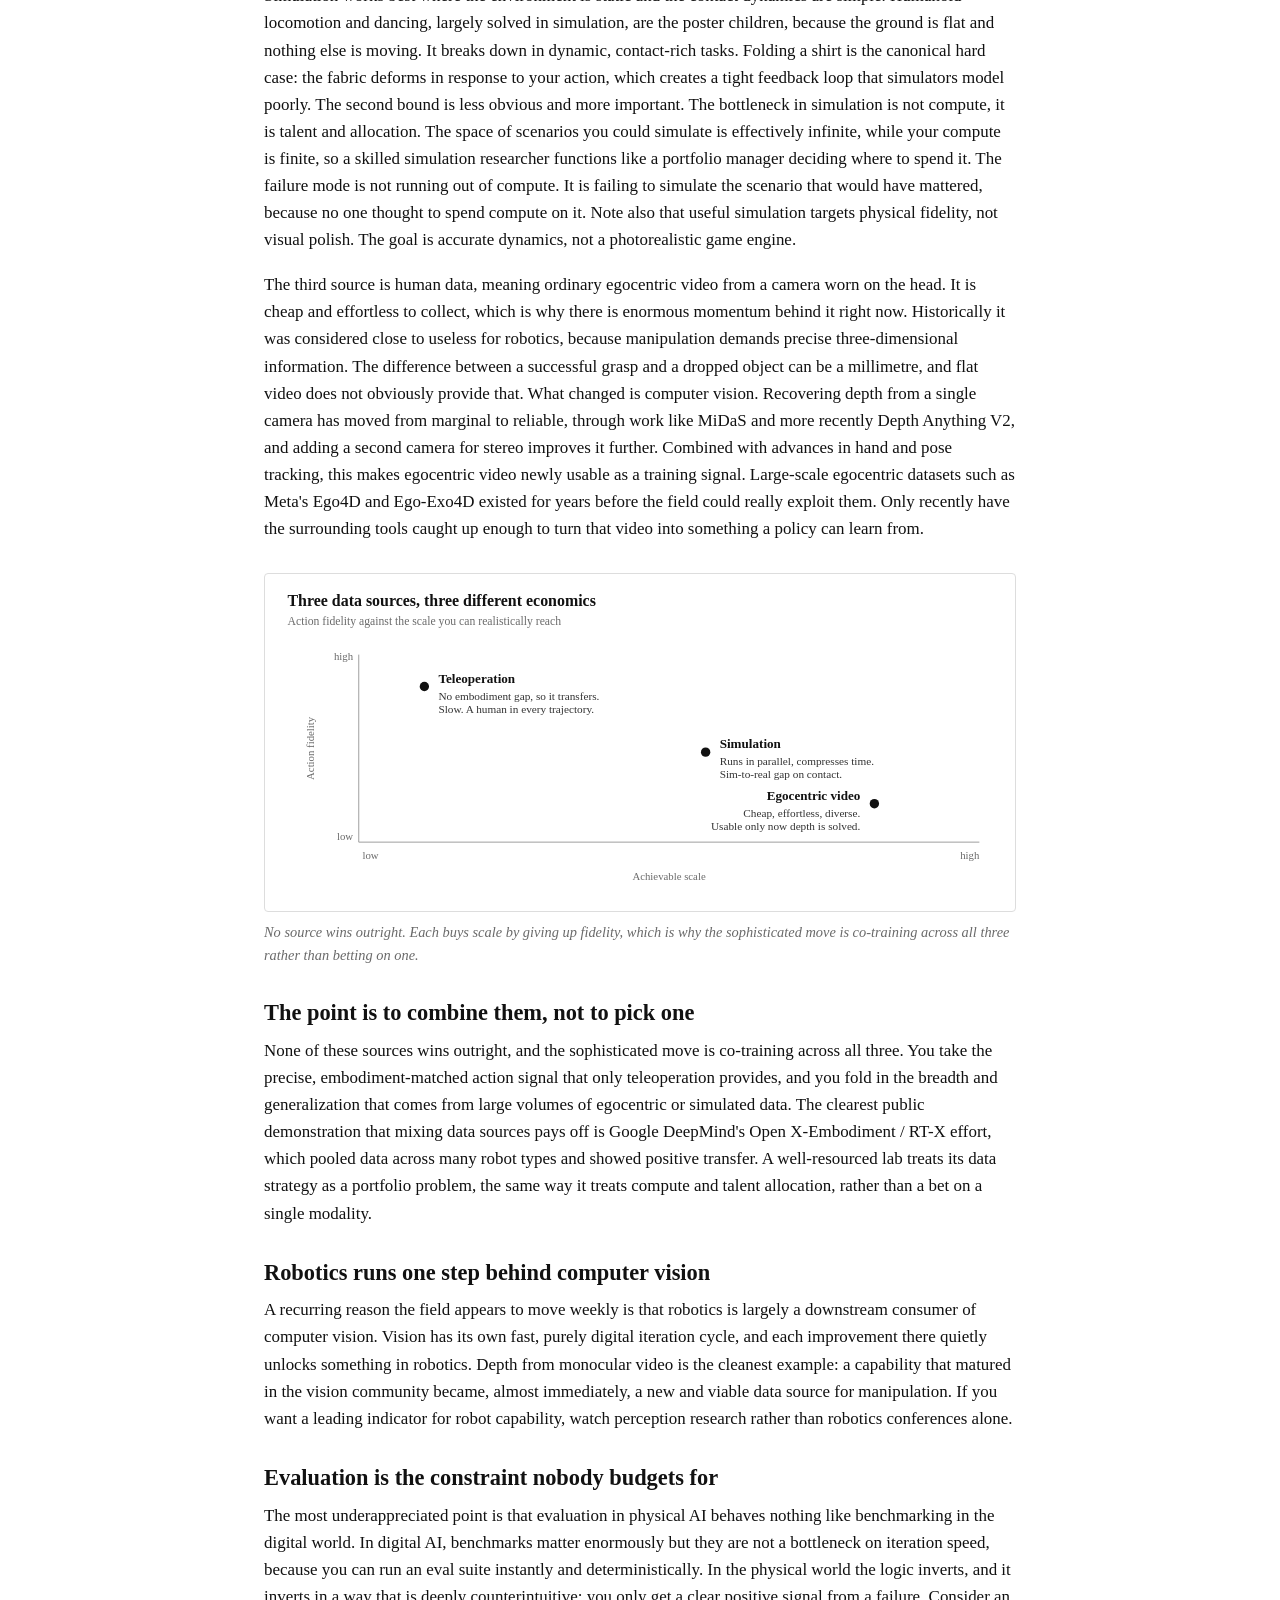
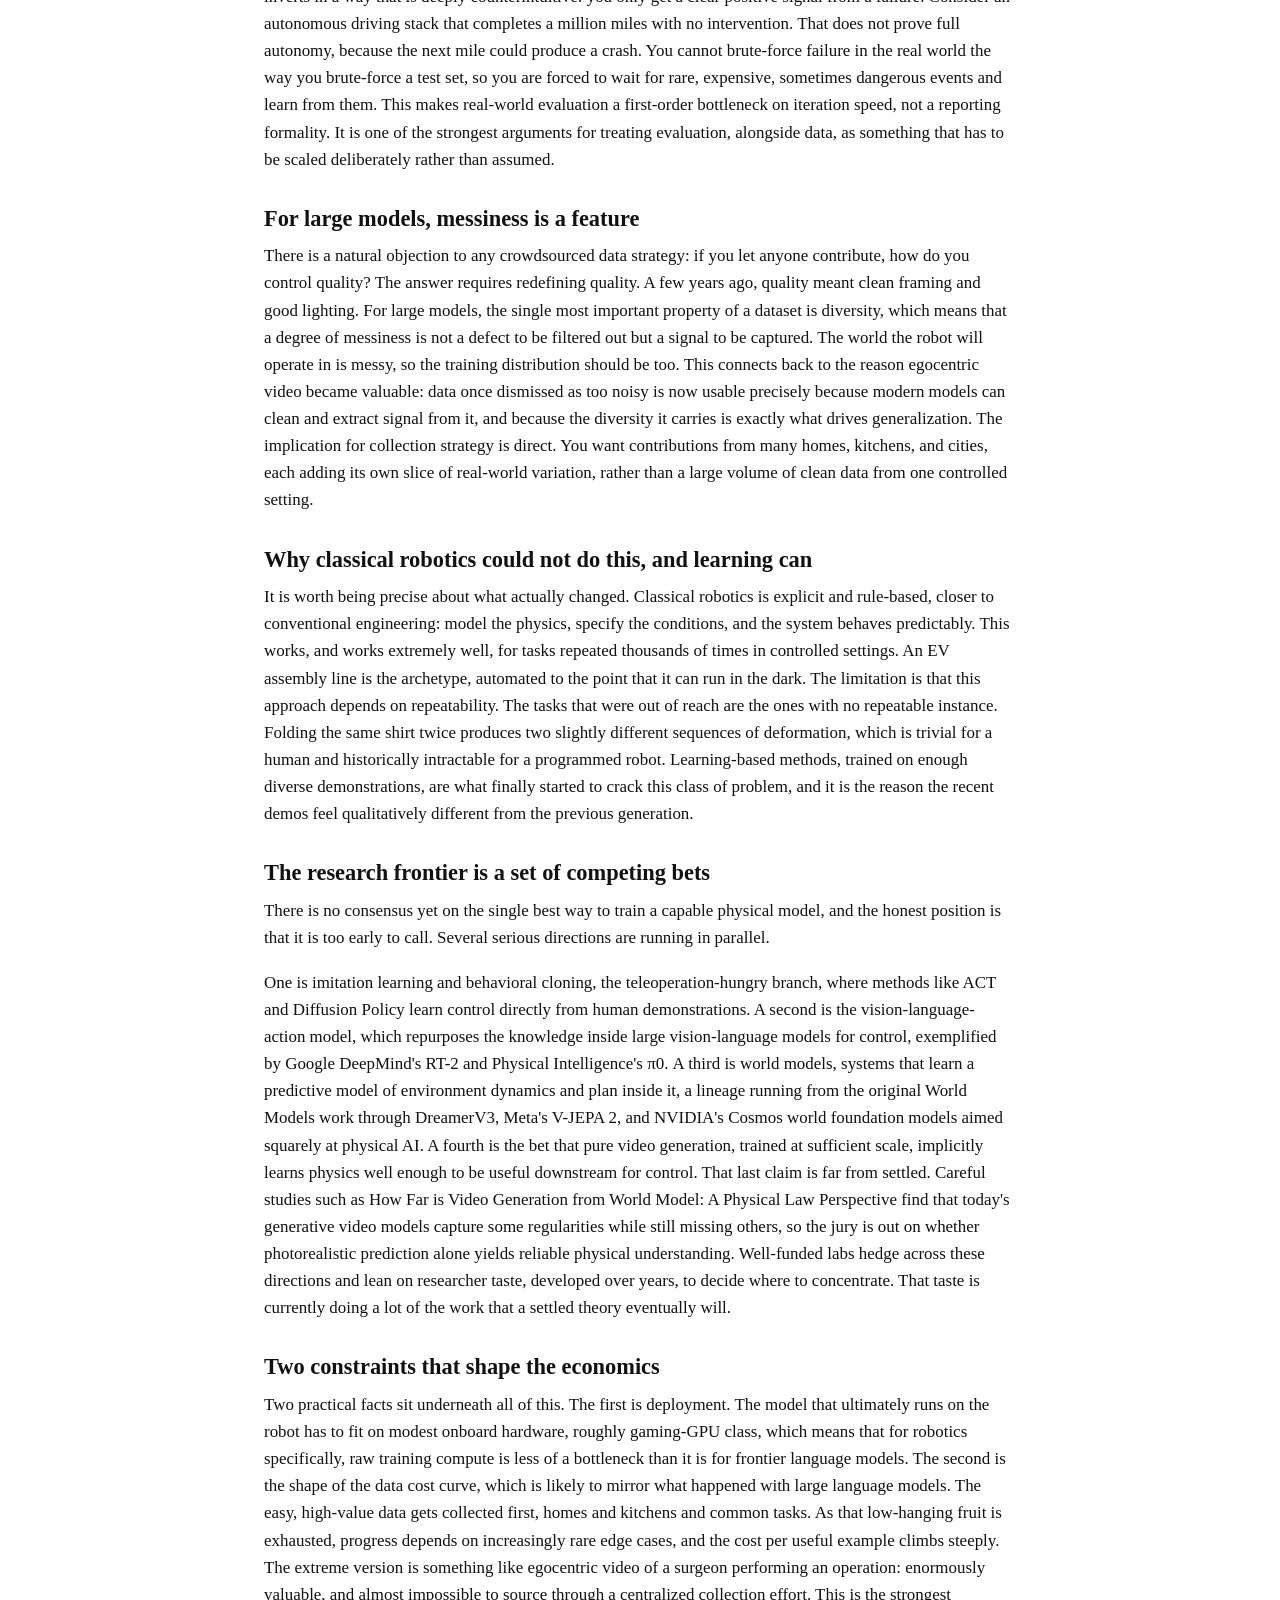
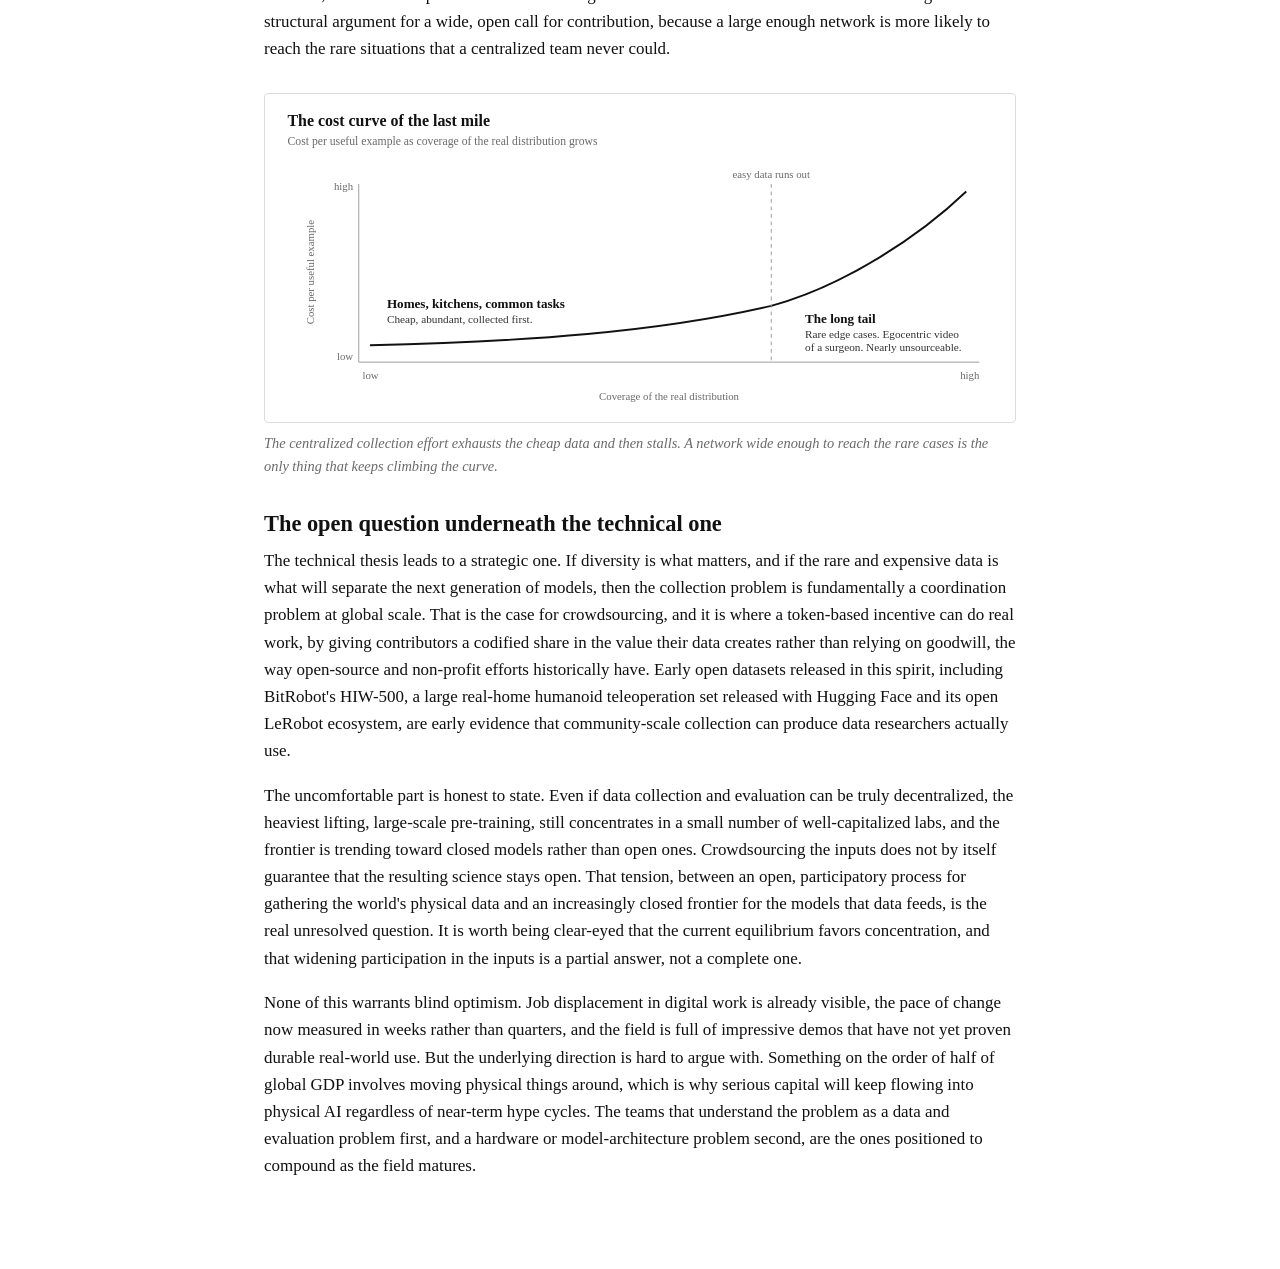
<file: posts/the-data-problem-is-the-robotics-problem.html>
<!DOCTYPE html>
<html lang="en">
<head>
  <meta charset="utf-8">
  <meta name="viewport" content="width=device-width, initial-scale=1">
  <title>The Data Problem Is the Robotics Problem · Jack Ai-Leung</title>
  <meta name="description" content="Why data and evaluation, not hardware or model architecture, are the real constraints in physical AI, and what that means for how a robotics company should be built.">
  <meta property="og:title" content="The Data Problem Is the Robotics Problem">
  <meta property="og:description" content="Data and evaluation are the real constraints in physical AI, not hardware or model architecture.">
  <meta property="og:type" content="article">
  <link rel="stylesheet" href="../style.css">
</head>
<body>
  <main class="wrap">

    <nav class="post-nav"><a href="../index.html">← Jack</a></nav>

    <header class="post-head">
      <p class="post-meta">Writings · July 15, 2026</p>
      <h1>The Data Problem Is the Robotics Problem</h1>
      <p class="standfirst">What building a physical AI company teaches you about where the field is actually stuck</p>
    </header>

    <article class="article">
      <p>For most of the last decade, robotics was close to uninvestable. Hardware carried high fixed costs and stubbornly high variable costs, the opposite of the near-zero marginal economics that made software compounding so attractive to venture capital. The skepticism was rational. What changed is not that the hardware got dramatically cheaper. What changed is that a learning-based approach to control, driven by data and compute rather than hand-written rules, started to do things that were previously impossible. That shift is best understood as a phase change rather than an incremental improvement, and it reframes the whole question of what a robotics company should actually be building.</p>

      <p>The clearest way to see the shift is to separate the ingredients of a capable physical AI model. There are four: talent, compute, data, and evaluation. The first two are broadly understood and heavily funded. The interesting argument, and the one that determines who wins, is that data and evaluation are the real constraints in the physical world, and that both are far harder to scale than in the digital domain. Everything below follows from taking that claim seriously.</p>

      <h2>Why a model trained in one kitchen breaks in the next</h2>

      <p>Start with the failure mode that motivates everything else. A large fraction of physical AI data today is collected in controlled environments that are effectively movie sets: warehouse-built kitchens and bedrooms designed to look like the real thing. Train a manipulation policy on demonstrations collected in one of those rooms and it will perform well in that exact room. Move it to a different kitchen, with different light, different counter height, different clutter, and it degrades sharply. The policy learned the set, not the task.</p>

      <p>The technical name for what is missing is diversity, and it is not a nice-to-have. It is the thing that produces generalization. This is a physical restatement of Rich Sutton's Bitter Lesson: general methods that scale with data and compute reliably beat clever, hand-engineered structure over the long run. In robotics, scaling with data specifically means scaling across the real distribution of environments the robot will actually encounter. You cannot get that distribution from a warehouse. You get it from the world, which is why the collection problem becomes a coverage problem rather than a volume problem alone.</p>

      <h2>Three ways to feed a robot, and what each one costs</h2>

      <p>There is no single source of robot training data. There are three, and the entire strategic game is understanding their distinct economics.</p>

      <p>The first is teleoperation, where a human directly drives the robot and the system records what happens. Its decisive advantage is the absence of an embodiment gap. Because the data is generated on the same hardware you deploy on, a policy trained from it has a high chance of transferring, and the problem becomes tractable in a way it otherwise would not be. This is the approach behind the low-cost bimanual work like Stanford's ALOHA and ACT, and it anchors large in-the-wild collections such as DROID. The catch is scale. Teleoperation is slow and expensive because a person has to be in the loop for every trajectory. The instructive counterexample is autonomous driving: the largest teleoperation dataset on earth belongs to the companies whose users are, in effect, driving robots on wheels all day. That works only because the robot is already useful enough that people pay to operate it. For almost every other robot, the machine cannot yet do anything valuable on its own, so someone has to pay for the data or design a game that makes people want to generate it.</p>

      <p>The second source is simulation. On paper it is the obvious answer, since you can run environments in parallel and compress time by orders of magnitude. In practice it is bounded by two things that are easy to underestimate. The first is the sim-to-real gap: simulation is a subset of reality, and policies that look perfect in the simulator can fail on contact with the world. Techniques like domain randomization were developed precisely to bridge this, and they carried real milestones such as OpenAI's dexterous in-hand manipulation. Simulation works best where the environment is static and the contact dynamics are simple. Humanoid locomotion and dancing, largely solved in simulation, are the poster children, because the ground is flat and nothing else is moving. It breaks down in dynamic, contact-rich tasks. Folding a shirt is the canonical hard case: the fabric deforms in response to your action, which creates a tight feedback loop that simulators model poorly. The second bound is less obvious and more important. The bottleneck in simulation is not compute, it is talent and allocation. The space of scenarios you could simulate is effectively infinite, while your compute is finite, so a skilled simulation researcher functions like a portfolio manager deciding where to spend it. The failure mode is not running out of compute. It is failing to simulate the scenario that would have mattered, because no one thought to spend compute on it. Note also that useful simulation targets physical fidelity, not visual polish. The goal is accurate dynamics, not a photorealistic game engine.</p>

      <p>The third source is human data, meaning ordinary egocentric video from a camera worn on the head. It is cheap and effortless to collect, which is why there is enormous momentum behind it right now. Historically it was considered close to useless for robotics, because manipulation demands precise three-dimensional information. The difference between a successful grasp and a dropped object can be a millimetre, and flat video does not obviously provide that. What changed is computer vision. Recovering depth from a single camera has moved from marginal to reliable, through work like MiDaS and more recently Depth Anything V2, and adding a second camera for stereo improves it further. Combined with advances in hand and pose tracking, this makes egocentric video newly usable as a training signal. Large-scale egocentric datasets such as Meta's Ego4D and Ego-Exo4D existed for years before the field could really exploit them. Only recently have the surrounding tools caught up enough to turn that video into something a policy can learn from.</p>

      <figure class="figure">
        <svg viewBox="0 0 800 360" xmlns="http://www.w3.org/2000/svg" role="img" aria-label="Chart positioning teleoperation, simulation and egocentric video by action fidelity against achievable scale, showing a trade-off frontier">
          <style>
            .t{font-family:'Times New Roman',Times,Georgia,serif;fill:#111111}
            .ttl{font-size:17px;font-weight:700}
            .sub{font-size:12.5px;fill:#6a6a6a}
            .nd{font-size:14px;font-weight:700}
            .bd{font-size:12px;fill:#333333}
            .ax{font-size:11.5px;fill:#6a6a6a}
            .axis{stroke:#999999;stroke-width:1}
          </style>
          <text x="24" y="34" class="t ttl">Three data sources, three different economics</text>
          <text x="24" y="54" class="t sub">Action fidelity against the scale you can realistically reach</text>
          <line x1="100" y1="86" x2="100" y2="286" class="axis"/>
          <line x1="100" y1="286" x2="762" y2="286" class="axis"/>
          <text x="94" y="92" text-anchor="end" class="t ax">high</text>
          <text x="94" y="284" text-anchor="end" class="t ax">low</text>
          <text x="104" y="304" class="t ax">low</text>
          <text x="762" y="304" text-anchor="end" class="t ax">high</text>
          <text x="431" y="326" text-anchor="middle" class="t ax">Achievable scale</text>
          <text transform="translate(52,186) rotate(-90)" text-anchor="middle" class="t ax">Action fidelity</text>
          <!-- teleoperation -->
          <circle cx="170" cy="120" r="5" fill="#111111"/>
          <text x="185" y="116" class="t nd">Teleoperation</text>
          <text x="185" y="134" class="t bd">No embodiment gap, so it transfers.</text>
          <text x="185" y="148" class="t bd">Slow. A human in every trajectory.</text>
          <!-- simulation -->
          <circle cx="470" cy="190" r="5" fill="#111111"/>
          <text x="485" y="186" class="t nd">Simulation</text>
          <text x="485" y="204" class="t bd">Runs in parallel, compresses time.</text>
          <text x="485" y="218" class="t bd">Sim-to-real gap on contact.</text>
          <!-- egocentric -->
          <circle cx="650" cy="245" r="5" fill="#111111"/>
          <text x="635" y="241" text-anchor="end" class="t nd">Egocentric video</text>
          <text x="635" y="259" text-anchor="end" class="t bd">Cheap, effortless, diverse.</text>
          <text x="635" y="273" text-anchor="end" class="t bd">Usable only now depth is solved.</text>
        </svg>
        <figcaption>No source wins outright. Each buys scale by giving up fidelity, which is why the sophisticated move is co-training across all three rather than betting on one.</figcaption>
      </figure>

      <h2>The point is to combine them, not to pick one</h2>

      <p>None of these sources wins outright, and the sophisticated move is co-training across all three. You take the precise, embodiment-matched action signal that only teleoperation provides, and you fold in the breadth and generalization that comes from large volumes of egocentric or simulated data. The clearest public demonstration that mixing data sources pays off is Google DeepMind's Open X-Embodiment / RT-X effort, which pooled data across many robot types and showed positive transfer. A well-resourced lab treats its data strategy as a portfolio problem, the same way it treats compute and talent allocation, rather than a bet on a single modality.</p>

      <h2>Robotics runs one step behind computer vision</h2>

      <p>A recurring reason the field appears to move weekly is that robotics is largely a downstream consumer of computer vision. Vision has its own fast, purely digital iteration cycle, and each improvement there quietly unlocks something in robotics. Depth from monocular video is the cleanest example: a capability that matured in the vision community became, almost immediately, a new and viable data source for manipulation. If you want a leading indicator for robot capability, watch perception research rather than robotics conferences alone.</p>

      <h2>Evaluation is the constraint nobody budgets for</h2>

      <p>The most underappreciated point is that evaluation in physical AI behaves nothing like benchmarking in the digital world. In digital AI, benchmarks matter enormously but they are not a bottleneck on iteration speed, because you can run an eval suite instantly and deterministically. In the physical world the logic inverts, and it inverts in a way that is deeply counterintuitive: you only get a clear positive signal from a failure. Consider an autonomous driving stack that completes a million miles with no intervention. That does not prove full autonomy, because the next mile could produce a crash. You cannot brute-force failure in the real world the way you brute-force a test set, so you are forced to wait for rare, expensive, sometimes dangerous events and learn from them. This makes real-world evaluation a first-order bottleneck on iteration speed, not a reporting formality. It is one of the strongest arguments for treating evaluation, alongside data, as something that has to be scaled deliberately rather than assumed.</p>

      <h2>For large models, messiness is a feature</h2>

      <p>There is a natural objection to any crowdsourced data strategy: if you let anyone contribute, how do you control quality? The answer requires redefining quality. A few years ago, quality meant clean framing and good lighting. For large models, the single most important property of a dataset is diversity, which means that a degree of messiness is not a defect to be filtered out but a signal to be captured. The world the robot will operate in is messy, so the training distribution should be too. This connects back to the reason egocentric video became valuable: data once dismissed as too noisy is now usable precisely because modern models can clean and extract signal from it, and because the diversity it carries is exactly what drives generalization. The implication for collection strategy is direct. You want contributions from many homes, kitchens, and cities, each adding its own slice of real-world variation, rather than a large volume of clean data from one controlled setting.</p>

      <h2>Why classical robotics could not do this, and learning can</h2>

      <p>It is worth being precise about what actually changed. Classical robotics is explicit and rule-based, closer to conventional engineering: model the physics, specify the conditions, and the system behaves predictably. This works, and works extremely well, for tasks repeated thousands of times in controlled settings. An EV assembly line is the archetype, automated to the point that it can run in the dark. The limitation is that this approach depends on repeatability. The tasks that were out of reach are the ones with no repeatable instance. Folding the same shirt twice produces two slightly different sequences of deformation, which is trivial for a human and historically intractable for a programmed robot. Learning-based methods, trained on enough diverse demonstrations, are what finally started to crack this class of problem, and it is the reason the recent demos feel qualitatively different from the previous generation.</p>

      <h2>The research frontier is a set of competing bets</h2>

      <p>There is no consensus yet on the single best way to train a capable physical model, and the honest position is that it is too early to call. Several serious directions are running in parallel.</p>

      <p>One is imitation learning and behavioral cloning, the teleoperation-hungry branch, where methods like ACT and Diffusion Policy learn control directly from human demonstrations. A second is the vision-language-action model, which repurposes the knowledge inside large vision-language models for control, exemplified by Google DeepMind's RT-2 and Physical Intelligence's π0. A third is world models, systems that learn a predictive model of environment dynamics and plan inside it, a lineage running from the original World Models work through DreamerV3, Meta's V-JEPA 2, and NVIDIA's Cosmos world foundation models aimed squarely at physical AI. A fourth is the bet that pure video generation, trained at sufficient scale, implicitly learns physics well enough to be useful downstream for control. That last claim is far from settled. Careful studies such as How Far is Video Generation from World Model: A Physical Law Perspective find that today's generative video models capture some regularities while still missing others, so the jury is out on whether photorealistic prediction alone yields reliable physical understanding. Well-funded labs hedge across these directions and lean on researcher taste, developed over years, to decide where to concentrate. That taste is currently doing a lot of the work that a settled theory eventually will.</p>

      <h2>Two constraints that shape the economics</h2>

      <p>Two practical facts sit underneath all of this. The first is deployment. The model that ultimately runs on the robot has to fit on modest onboard hardware, roughly gaming-GPU class, which means that for robotics specifically, raw training compute is less of a bottleneck than it is for frontier language models. The second is the shape of the data cost curve, which is likely to mirror what happened with large language models. The easy, high-value data gets collected first, homes and kitchens and common tasks. As that low-hanging fruit is exhausted, progress depends on increasingly rare edge cases, and the cost per useful example climbs steeply. The extreme version is something like egocentric video of a surgeon performing an operation: enormously valuable, and almost impossible to source through a centralized collection effort. This is the strongest structural argument for a wide, open call for contribution, because a large enough network is more likely to reach the rare situations that a centralized team never could.</p>

      <figure class="figure">
        <svg viewBox="0 0 800 350" xmlns="http://www.w3.org/2000/svg" role="img" aria-label="Curve showing cost per useful training example staying flat while common data is collected, then climbing steeply once only rare edge cases remain">
          <style>
            .t2{font-family:'Times New Roman',Times,Georgia,serif;fill:#111111}
            .ttl2{font-size:17px;font-weight:700}
            .sub2{font-size:12.5px;fill:#6a6a6a}
            .nd2{font-size:14px;font-weight:700}
            .bd2{font-size:12px;fill:#333333}
            .ax2{font-size:11.5px;fill:#6a6a6a}
            .axis2{stroke:#999999;stroke-width:1}
          </style>
          <text x="24" y="34" class="t2 ttl2">The cost curve of the last mile</text>
          <text x="24" y="54" class="t2 sub2">Cost per useful example as coverage of the real distribution grows</text>
          <line x1="100" y1="96" x2="100" y2="286" class="axis2"/>
          <line x1="100" y1="286" x2="762" y2="286" class="axis2"/>
          <text x="94" y="102" text-anchor="end" class="t2 ax2">high</text>
          <text x="94" y="284" text-anchor="end" class="t2 ax2">low</text>
          <text x="104" y="304" class="t2 ax2">low</text>
          <text x="762" y="304" text-anchor="end" class="t2 ax2">high</text>
          <text x="431" y="326" text-anchor="middle" class="t2 ax2">Coverage of the real distribution</text>
          <text transform="translate(52,190) rotate(-90)" text-anchor="middle" class="t2 ax2">Cost per useful example</text>
          <path d="M112,268 C280,264 420,254 540,226 C620,204 700,150 748,104" stroke="#111111" stroke-width="2" fill="none"/>
          <line x1="540" y1="96" x2="540" y2="286" stroke="#999999" stroke-width="1" stroke-dasharray="4 4"/>
          <text x="540" y="90" text-anchor="middle" class="t2 ax2">easy data runs out</text>
          <text x="130" y="228" class="t2 nd2">Homes, kitchens, common tasks</text>
          <text x="130" y="244" class="t2 bd2">Cheap, abundant, collected first.</text>
          <text x="576" y="244" class="t2 nd2">The long tail</text>
          <text x="576" y="260" class="t2 bd2">Rare edge cases. Egocentric video</text>
          <text x="576" y="274" class="t2 bd2">of a surgeon. Nearly unsourceable.</text>
        </svg>
        <figcaption>The centralized collection effort exhausts the cheap data and then stalls. A network wide enough to reach the rare cases is the only thing that keeps climbing the curve.</figcaption>
      </figure>

      <h2>The open question underneath the technical one</h2>

      <p>The technical thesis leads to a strategic one. If diversity is what matters, and if the rare and expensive data is what will separate the next generation of models, then the collection problem is fundamentally a coordination problem at global scale. That is the case for crowdsourcing, and it is where a token-based incentive can do real work, by giving contributors a codified share in the value their data creates rather than relying on goodwill, the way open-source and non-profit efforts historically have. Early open datasets released in this spirit, including BitRobot's HIW-500, a large real-home humanoid teleoperation set released with Hugging Face and its open LeRobot ecosystem, are early evidence that community-scale collection can produce data researchers actually use.</p>

      <p>The uncomfortable part is honest to state. Even if data collection and evaluation can be truly decentralized, the heaviest lifting, large-scale pre-training, still concentrates in a small number of well-capitalized labs, and the frontier is trending toward closed models rather than open ones. Crowdsourcing the inputs does not by itself guarantee that the resulting science stays open. That tension, between an open, participatory process for gathering the world's physical data and an increasingly closed frontier for the models that data feeds, is the real unresolved question. It is worth being clear-eyed that the current equilibrium favors concentration, and that widening participation in the inputs is a partial answer, not a complete one.</p>

      <p>None of this warrants blind optimism. Job displacement in digital work is already visible, the pace of change now measured in weeks rather than quarters, and the field is full of impressive demos that have not yet proven durable real-world use. But the underlying direction is hard to argue with. Something on the order of half of global GDP involves moving physical things around, which is why serious capital will keep flowing into physical AI regardless of near-term hype cycles. The teams that understand the problem as a data and evaluation problem first, and a hardware or model-architecture problem second, are the ones positioned to compound as the field matures.</p>
    </article>

  </main>
</body>
</html>
</file>
<file: style.css>
/* ============================================================
   Jack, personal site
   Forked from the andyzeng.github.io academic template:
   two-column masthead, rule dividers, blue/orange link colors.
   Body type set in Times New Roman on white per Jack's request.
   ============================================================ */

:root {
  --bg:        #ffffff;
  --ink:       #111111;
  --ink-soft:  #333333;
  --ink-faint: #6a6a6a;
  --line:      #dddddd;
  --link:      #1772d0;   /* legible link blue */
  --link-hov:  #0d2749;   /* darker blue on hover */
  --max:       50rem;
  --serif: 'Times New Roman', Times, Georgia, serif;
}

* { box-sizing: border-box; }
html { -webkit-text-size-adjust: 100%; }

body {
  margin: 0;
  background: var(--bg);
  color: var(--ink);
  font-family: var(--serif);
  font-size: 19px;
  line-height: 1.5;
  text-rendering: optimizeLegibility;
}

.wrap {
  max-width: var(--max);
  margin: 0 auto;
  padding: clamp(2rem, 5vw, 3.5rem) 1.5rem 4.5rem;
}

/* ---------- Links ---------- */
a { color: var(--link); text-decoration: none; }
a:hover { color: var(--link-hov); text-decoration: none; }

/* ---------- Masthead (two-column: bio left, photo right) ---------- */
.masthead {
  display: flex;
  align-items: flex-start;
  gap: 2rem;
  margin-bottom: 0.5rem;
}
.masthead .intro { flex: 1 1 auto; min-width: 0; }
.masthead h1 {
  font-weight: 700;
  font-size: clamp(2.2rem, 5vw, 2.9rem);
  line-height: 1.05;
  margin: 0 0 0.2rem;
}
.masthead .role {
  font-size: 1.1rem;
  color: var(--ink-soft);
  margin: 0 0 0.9rem;
}
.masthead .role a { color: var(--link); }
.masthead .role a:hover { color: var(--link-hov); }
.masthead .links { margin-top: 1.05rem; }
.masthead .photo {
  flex: 0 0 auto;
  width: 200px;
  height: 200px;
  overflow: hidden;
  background: #f2f2f2;
  border: 1px solid var(--line);
  border-radius: 4px;
}
.masthead .photo img { width: 100%; height: 100%; object-fit: cover; display: block; }

/* ---------- Section headers with rule ---------- */
section { margin-top: 1.8rem; }
section + section {
  border-top: 1px solid var(--line);
  padding-top: 1.6rem;
  margin-top: 2rem;
}
.section-label {
  font-family: var(--serif);
  font-size: 1.35rem;
  font-weight: 700;
  color: var(--ink);
  margin: 0 0 0.6rem;
}

.prose p { margin: 0 0 0.9rem; color: var(--ink); }
.prose p:last-child { margin-bottom: 0; }
.prose strong { font-weight: 700; }
.list-lead { margin: 0 0 0.4rem; color: var(--ink); }

/* ---------- Bulleted lists (portfolio + prose) ---------- */
.bullets { margin: 0.2rem 0 0; padding-left: 1.25rem; }
.bullets li { margin: 0 0 0.4rem; }
.bullets .b-name { font-weight: 400; }
.bullets .b-name a { color: var(--link); }
.bullets .b-name a:hover { color: var(--link-hov); }

/* ---------- Contact / links row ---------- */
.links {
  display: flex;
  flex-wrap: wrap;
  gap: 0.2rem 1.4rem;
  font-size: 1.05rem;
}
.links a { display: inline-flex; align-items: center; gap: 0.4rem; }
.links svg { width: 16px; height: 16px; flex: 0 0 auto; }

/* ---------- Essay list ---------- */
.posts { list-style: none; margin: 0; padding: 0; }
.posts a.post-link {
  display: flex;
  justify-content: space-between;
  align-items: baseline;
  gap: 1.25rem;
  padding: 0.55rem 0;
}
.posts .post-title { font-size: 1.1rem; }
.posts .post-date {
  flex: 0 0 auto;
  font-size: 0.95rem;
  color: var(--ink-faint);
  white-space: nowrap;
}

/* ============================================================
   Post pages
   ============================================================ */
.post-nav { margin-bottom: 1.8rem; font-size: 1rem; }

.post-head { margin-bottom: 1.7rem; }
.post-head .post-meta {
  font-size: 0.95rem;
  color: var(--ink-faint);
  margin: 0 0 0.6rem;
}
.post-head h1 {
  font-weight: 700;
  font-size: clamp(1.95rem, 4.5vw, 2.5rem);
  line-height: 1.12;
  margin: 0 0 0.5rem;
}

.article { font-size: 1.06rem; line-height: 1.6; }
.article h2 {
  font-weight: 700;
  font-size: 1.4rem;
  line-height: 1.25;
  margin: 2rem 0 0.6rem;
}
.article p { margin: 0 0 1.1rem; }
.article ul { margin: 0 0 1.1rem; padding-left: 1.3rem; }
.article li { margin: 0 0 0.4rem; }
.article a { text-decoration: underline; }

.article blockquote {
  margin: 1.2rem 0;
  padding-left: 1.5rem;
  color: var(--ink);
}
.article blockquote cite {
  display: block;
  margin-top: 0.3rem;
  font-style: normal;
  font-size: 0.92rem;
  color: var(--ink-faint);
}

/* ---------- Figures / visualizations ---------- */
.figure { margin: 1.9rem 0; }
.figure svg {
  width: 100%;
  height: auto;
  display: block;
  background: #fff;
  border: 1px solid var(--line);
  border-radius: 4px;
}
.figure figcaption {
  margin-top: 0.55rem;
  font-size: 0.9rem;
  font-style: italic;
  color: var(--ink-faint);
}

.source-note {
  margin-top: 2rem;
  font-size: 0.92rem;
  color: var(--ink-faint);
}

/* ---------- Key takeaway highlights ----------
   One sentence per essay, reserved for the single load-bearing claim.
   Tint is the link blue (#1772d0) at ~14% on white, so it sits
   inside the existing palette rather than introducing a new colour. */
.article mark.hl {
  background: #deebf8;
  color: inherit;
  padding: 0.08em 0.14em;
  border-radius: 2px;
  box-decoration-break: clone;
  -webkit-box-decoration-break: clone;
}

/* ---------- Newsletter subscribe ---------- */
.subscribe {
  margin-top: 2.8rem;
  padding: 1.5rem 0 0.4rem;
  border-top: 1px solid var(--line);
  text-align: center;
}
.subscribe .sub-h {
  font-size: 1rem;
  font-weight: 700;
  margin: 0 0 0.8rem;
}
.sub-form {
  display: flex;
  gap: 0.6rem;
  flex-wrap: wrap;
  justify-content: center;
}
.sub-form input[type="email"] {
  flex: 0 1 18rem;
  min-width: 0;
  text-align: center;
  font-family: var(--serif);
  font-size: 0.95rem;
  color: var(--ink);
  background: #ffffff;
  padding: 0.45rem 0.7rem;
  border: 1px solid #c4c4c4;
  border-radius: 3px;
}
.sub-form input[type="email"]:focus {
  outline: 2px solid var(--link);
  outline-offset: 1px;
  border-color: var(--link);
}
.sub-form button {
  flex: 0 0 auto;
  font-family: var(--serif);
  font-size: 0.95rem;
  font-weight: 700;
  color: #ffffff;
  background: var(--ink);
  padding: 0.45rem 1.1rem;
  border: 1px solid var(--ink);
  border-radius: 3px;
  cursor: pointer;
}
.sub-form button:hover { background: #000000; }
.sub-form button[disabled] { opacity: 0.5; cursor: default; }
.sub-msg {
  margin: 0.7rem 0 0;
  font-size: 0.92rem;
  min-height: 1.15em;
  color: var(--ink-soft);
}
.sub-msg.is-ok  { color: #1a7a3a; }
.sub-msg.is-err { color: #c0392b; }

.sr-only {
  position: absolute;
  width: 1px; height: 1px;
  padding: 0; margin: -1px;
  overflow: hidden;
  clip: rect(0, 0, 0, 0);
  white-space: nowrap;
  border: 0;
}

/* ---------- Newer / older essay navigation ---------- */
.post-foot-nav {
  display: flex;
  justify-content: space-between;
  align-items: flex-start;
  gap: 2rem;
  margin-top: 2.6rem;
  padding-top: 1.3rem;
  border-top: 1px solid var(--line);
}
.post-foot-nav a {
  display: flex;
  flex-direction: column;
  gap: 0.12rem;
  max-width: 47%;
}
.post-foot-nav .pfn-next {
  margin-left: auto;
  text-align: right;
  align-items: flex-end;
}
.post-foot-nav .pfn-label {
  font-size: 0.88rem;
  color: var(--ink-faint);
}
.post-foot-nav .pfn-title { font-size: 1.02rem; line-height: 1.3; }

/* ---------- Keyboard focus ----------
   The site had no focus style, so keyboard users could not see their position.
   :focus-visible keeps the ring off mouse clicks. */
a:focus-visible,
button:focus-visible,
input:focus-visible {
  outline: 2px solid var(--link);
  outline-offset: 2px;
  border-radius: 2px;
}

/* ---------- Small screens ---------- */
@media (max-width: 620px) {
  body { font-size: 18px; }
  .masthead { flex-direction: column-reverse; align-items: flex-start; gap: 1rem; }
  .masthead .photo { width: 150px; height: 150px; }
  .posts a.post-link { flex-direction: column; gap: 0.1rem; }

  /* larger tap targets */
  .post-nav a { display: inline-block; padding: 0.45rem 0; }
  .sub-form input[type="email"],
  .sub-form button { padding-top: 0.65rem; padding-bottom: 0.65rem; }
}

/* ---------- Figures on narrow screens ----------
   An 800-unit figure squeezed into a 327px phone renders its smallest labels
   at ~4.5px, which is unreadable. Hold a legible minimum width and let the
   figure scroll on its own axis; the caption stays pinned to the left edge. */
/* ---------- Figure zoom ----------
   Figures always fit the column, so no page ever scrolls sideways.
   Detail is opt-in: click or tap opens the figure full screen, where it
   holds a legible minimum width and the reader can pan and pinch. */
.figure svg { cursor: zoom-in; }

.fig-zoom {
  position: fixed;
  inset: 0;
  z-index: 60;
  display: none;
  background: rgba(17, 17, 17, 0.94);
}
.fig-zoom.is-open { display: flex; flex-direction: column; }
.fig-zoom-bar {
  flex: 0 0 auto;
  display: flex;
  justify-content: space-between;
  align-items: center;
  gap: 1rem;
  padding: 0.7rem 0.9rem;
  color: #ffffff;
  font-size: 0.9rem;
}
.fig-zoom-close {
  font-family: var(--serif);
  font-size: 0.9rem;
  color: #ffffff;
  background: none;
  border: 1px solid #ffffff;
  border-radius: 3px;
  padding: 0.3rem 0.85rem;
  cursor: pointer;
}
.fig-zoom-close:hover { background: #ffffff; color: var(--ink); }
.fig-zoom-body {
  flex: 1 1 auto;
  overflow: auto;
  -webkit-overflow-scrolling: touch;
  padding: 0 0.9rem 1.1rem;
}
.fig-zoom-body svg {
  display: block;
  margin: 0 auto;
  width: 760px;
  max-width: none;
  height: auto;
  cursor: default;
  background: #ffffff;
  border: none;
  border-radius: 4px;
}
@media (min-width: 840px) {
  .fig-zoom-body svg { width: min(94vw, 1400px); }
}
</file>
